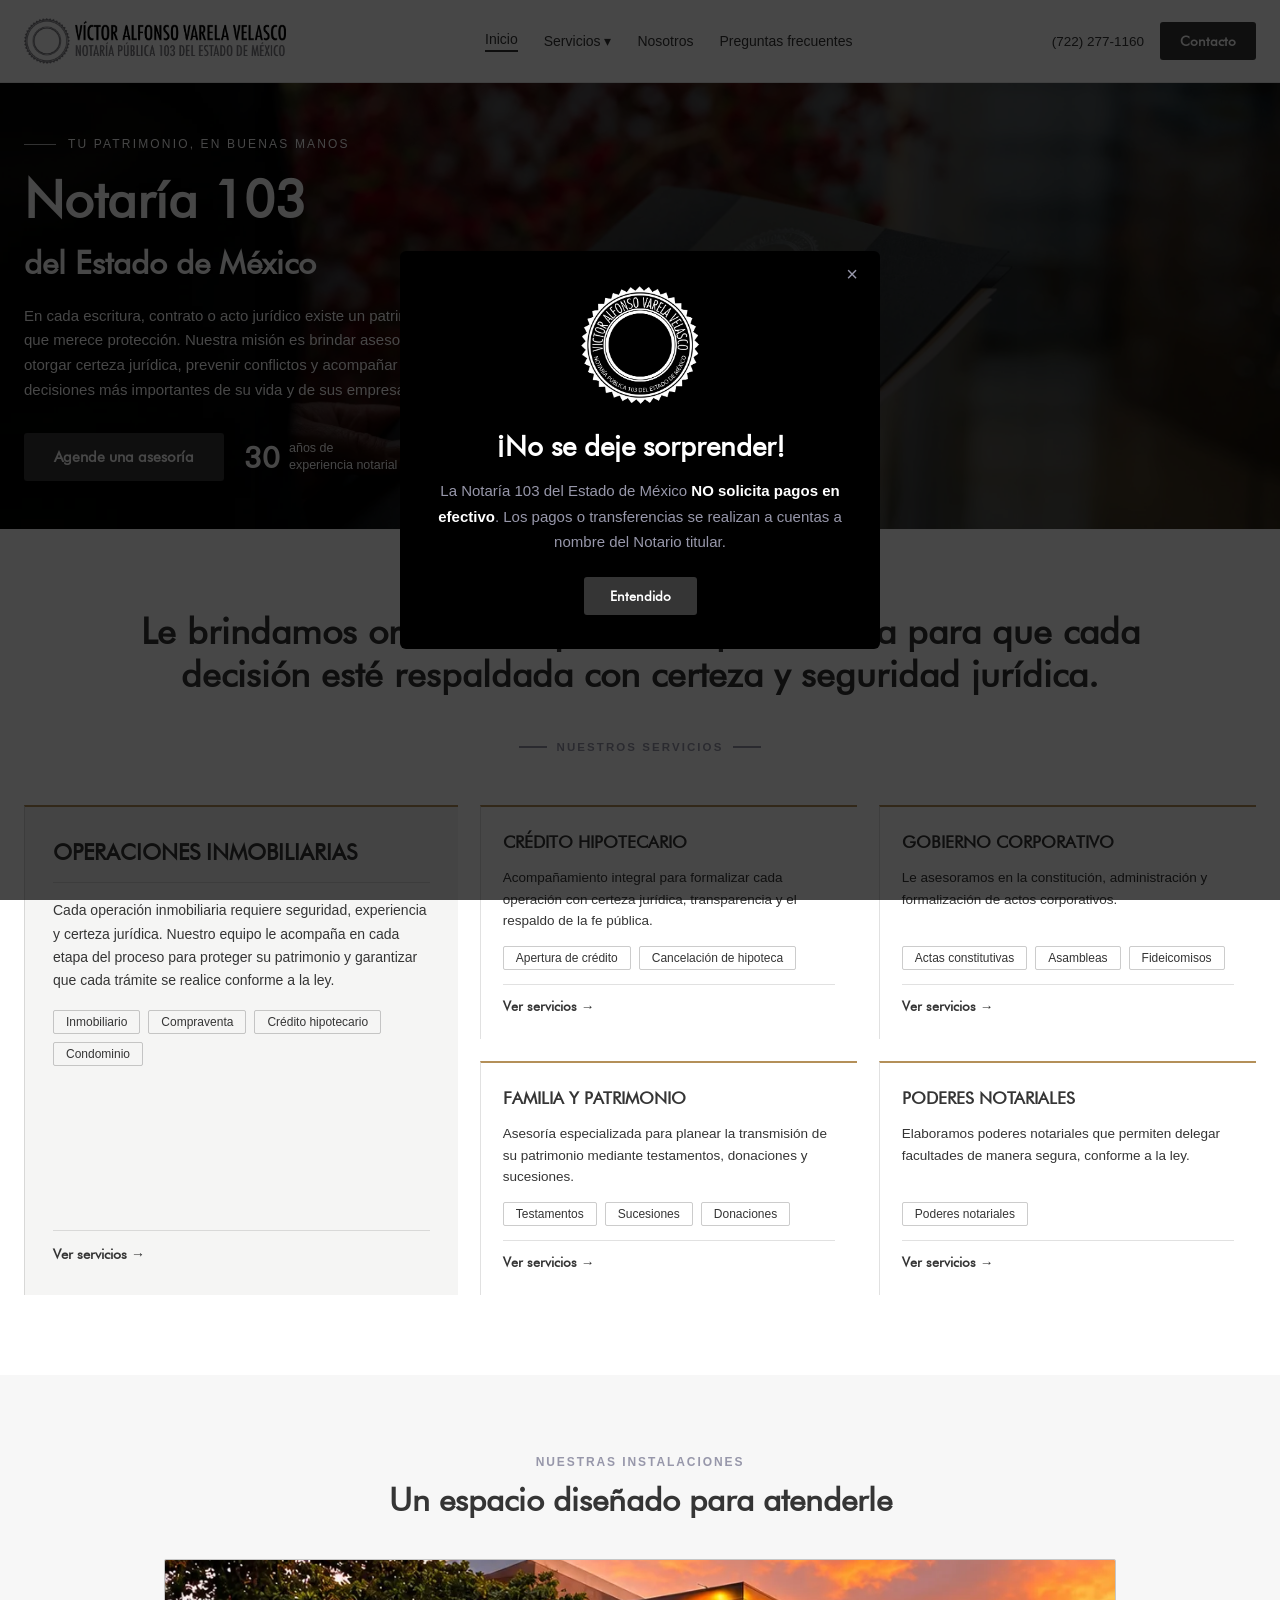
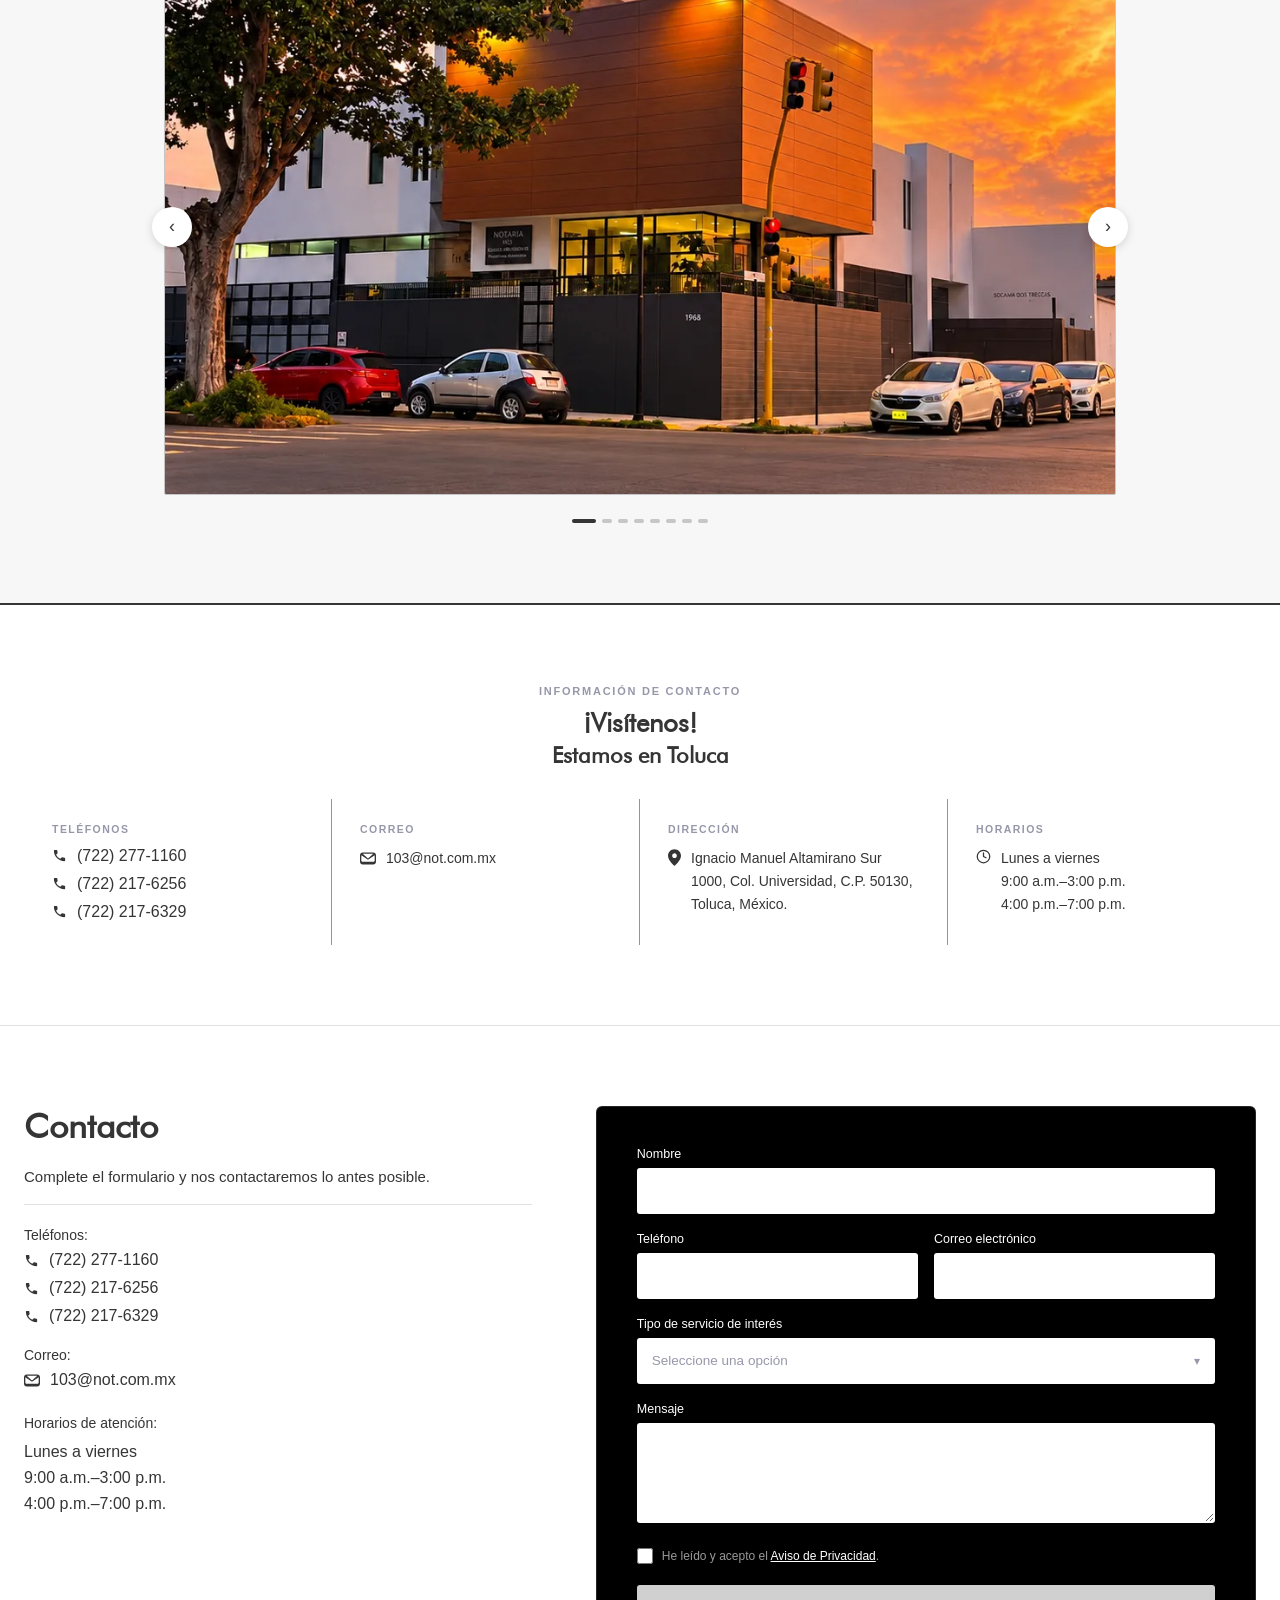
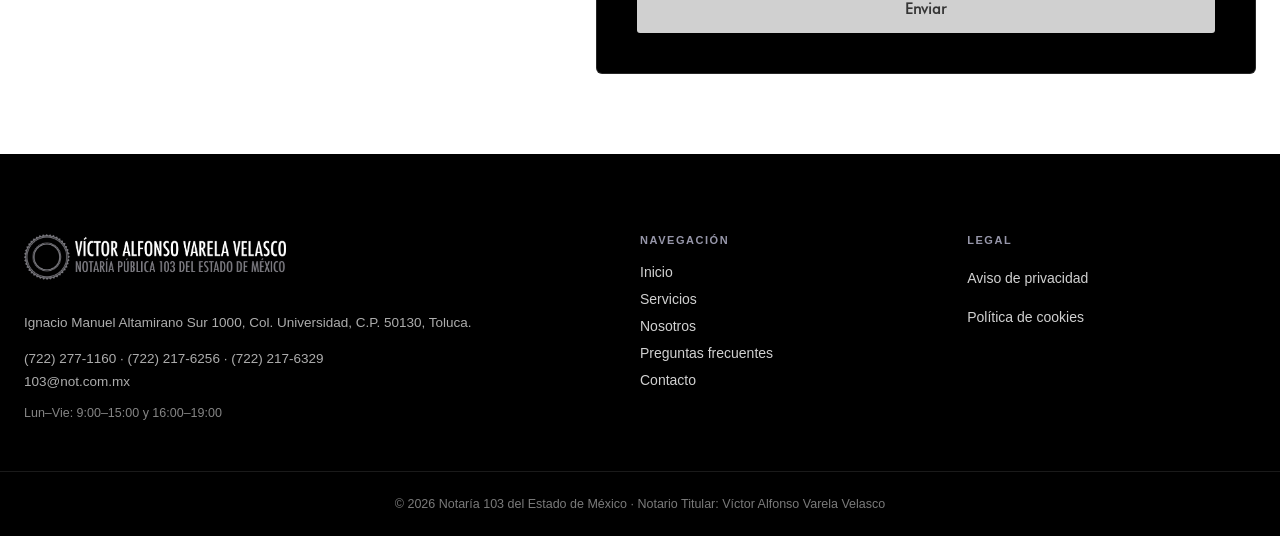
<file: index.html>
<!DOCTYPE html>
<html lang="es">
<head>
<meta charset="utf-8">
<meta name="viewport" content="width=device-width, initial-scale=1">
<title>Notaría 103 del Estado de México | Toluca</title>
<meta name="description" content="Notaría 103 del Estado de México, en Toluca. Asesoría notarial en operaciones inmobiliarias, crédito hipotecario, gobierno corporativo, familia y patrimonio, y poderes notariales.">
<link rel="canonical" href="https://www.not103.com.mx/index.html">
<meta name="robots" content="index, follow">
<meta property="og:type" content="website">
<meta property="og:site_name" content="Notaría 103 del Estado de México">
<meta property="og:title" content="Notaría 103 del Estado de México | Toluca">
<meta property="og:description" content="Notaría 103 del Estado de México, en Toluca. Asesoría notarial en operaciones inmobiliarias, crédito hipotecario, gobierno corporativo, familia y patrimonio, y poderes notariales.">
<meta property="og:locale" content="es_MX">
<meta name="twitter:card" content="summary_large_image">
<meta name="twitter:title" content="Notaría 103 del Estado de México | Toluca">
<meta name="twitter:description" content="Notaría 103 del Estado de México, en Toluca. Asesoría notarial en operaciones inmobiliarias, crédito hipotecario, gobierno corporativo, familia y patrimonio, y poderes notariales.">
<link rel="stylesheet" href="assets/css/styles.css">
<script type="application/ld+json">
{"@context":"https://schema.org","@type":"LegalService","name":"Notaría 103 del Estado de México","telephone":["+52 722 277 1160","+52 722 217 6256","+52 722 217 6329"],"email":"103@not.com.mx","address":{"@type":"PostalAddress","streetAddress":"Ignacio Manuel Altamirano Sur 1000, Col. Universidad","addressLocality":"Toluca","postalCode":"50130","addressCountry":"MX"},"openingHoursSpecification":{"@type":"OpeningHoursSpecification","dayOfWeek":["Monday","Tuesday","Wednesday","Thursday","Friday"],"opens":"09:00","closes":"19:00"},"founder":{"@type":"Person","name":"Víctor Alfonso Varela Velasco"}}
</script>
</head>
<body>

    <nav class="main-nav" style="background:#fff; border-bottom:1px solid rgba(53,53,53,0.12); padding:18px 0; position:sticky; top:0; z-index:100;">
      <div class="container" style="display:flex; align-items:center; justify-content:space-between; gap:20px; flex-wrap:wrap;">
        <a href="index.html" style="display:inline-flex;"><img src="assets/images/logo-notaria.png" alt="Notaría 103 del Estado de México" class="nav-logo" style="height:46px;object-fit:contain"></a>
        <div class="desk-nav-links" style="display:flex; align-items:center; gap:26px; flex-wrap:wrap;">
          <a href="index.html" style="font-size:14px;color:#353535;text-decoration:none;font-weight:500;border-bottom:2px solid #353535;padding-bottom:3px;">Inicio</a>
          <div class="nav-dd"><span style="font-size:14px;color:#353535;text-decoration:none;cursor:pointer;">Servicios ▾</span><div class="nav-dd-menu">
<a href="servicios-bienes-inmuebles.html">Operaciones Inmobiliarias</a>
<a href="servicios-credito-e-hipotecas.html">Crédito Hipotecario</a>
<a href="servicios-empresarial.html">Gobierno corporativo</a>
<a href="servicios-familia.html">Familia y patrimonio</a>
<a href="servicios-representacion.html">Poderes notariales</a>
          </div></div>
          <a href="nosotros.html" style="font-size:14px;color:#353535;text-decoration:none;">Nosotros</a>
          <a href="preguntas-frecuentes.html" style="font-size:14px;color:#353535;text-decoration:none;">Preguntas frecuentes</a>
        </div>
        <div class="desk-actions" style="display:flex; align-items:center; gap:16px;">
          <a href="tel:+527222771160" style="font-size:13.5px;color:#353535;text-decoration:none;font-weight:500;white-space:nowrap;">(722) 277-1160</a>
          <a href="index.html#contacto" style="display:inline-flex;text-decoration:none;"><span style="background:#353535;color:#fff;padding:11px 20px;border-radius:3px;font-family:'Futura Book',sans-serif;font-weight:600;font-size:13.5px;">Contacto</span></a>
        </div>
        <div class="mob-controls" style="display:none; align-items:center; gap:8px;">
          <a href="index.html#contacto" style="background:#353535;color:#fff;padding:0 15px;border-radius:3px;font-family:'Futura Book',sans-serif;font-weight:600;font-size:13px;text-decoration:none;min-height:44px;display:inline-flex;align-items:center;white-space:nowrap;">Contacto</a>
          <button id="mobMenuBtn" aria-label="Abrir menú" style="background:none;border:none;cursor:pointer;min-width:44px;min-height:44px;display:flex;flex-direction:column;gap:5px;align-items:center;justify-content:center;flex-shrink:0;">
            <span style="width:20px;height:2px;background:#353535;display:block;border-radius:1px;"></span>
            <span style="width:20px;height:2px;background:#353535;display:block;border-radius:1px;"></span>
            <span style="width:20px;height:2px;background:#353535;display:block;border-radius:1px;"></span>
          </button>
        </div>
      </div>
    </nav>

    <div id="mobMenu" class="mob-menu" style="position:fixed;inset:0;z-index:9999;flex-direction:column;">
      <div style="background:#353535;padding:12px 18px;display:flex;align-items:center;justify-content:space-between;flex-shrink:0;">
        <img src="assets/images/logo-notaria.png" alt="Notaría 103" style="height:40px;object-fit:contain;filter:brightness(0) invert(1);">
        <div style="display:flex;align-items:center;gap:8px;">
          <a href="index.html#contacto" style="background:#fff;color:#353535;padding:0 15px;border-radius:3px;font-family:'Futura Book',sans-serif;font-weight:600;font-size:13px;text-decoration:none;min-height:44px;display:inline-flex;align-items:center;white-space:nowrap;">Contacto</a>
          <button id="mobMenuClose" aria-label="Cerrar menú" style="background:none;border:none;cursor:pointer;min-width:44px;min-height:44px;display:flex;align-items:center;justify-content:center;flex-shrink:0;">
            <svg width="20" height="20" viewBox="0 0 20 20" fill="none"><line x1="3" y1="3" x2="17" y2="17" stroke="#fff" stroke-width="2" stroke-linecap="round"></line><line x1="17" y1="3" x2="3" y2="17" stroke="#fff" stroke-width="2" stroke-linecap="round"></line></svg>
          </button>
        </div>
      </div>
      <div style="background:#fff;flex:1;overflow-y:auto;display:flex;flex-direction:column;">
        <nav>
          <a href="index.html" style="display:block;padding:16px 22px;font-family:'Roboto',sans-serif;font-size:15px;color:#353535;text-decoration:none;font-weight:500;border-bottom:1px solid rgba(53,53,53,0.1);">Inicio</a>
          <div>
            <button id="mobServBtn" style="width:100%;display:flex;align-items:center;justify-content:space-between;padding:16px 22px;background:none;border:none;border-bottom:1px solid rgba(53,53,53,0.1);cursor:pointer;text-align:left;">
              <span style="font-family:'Roboto',sans-serif;font-size:15px;color:#353535;font-weight:500;">Servicios</span>
              <span id="mobChevron" class="mob-chevron" style="font-size:12px;color:#9797AA;">▾</span>
            </button>
            <div id="mobServPanel" class="mob-serv-panel" style="background:#fff;border-bottom:1px solid rgba(53,53,53,0.1);">
              <a href="servicios-bienes-inmuebles.html" style="display:block;padding:12px 22px 12px 38px;font-size:13.5px;color:#9797AA;text-decoration:none;border-bottom:1px solid rgba(53,53,53,0.1);font-family:'Roboto',sans-serif;">Operaciones Inmobiliarias</a>
              <a href="servicios-credito-e-hipotecas.html" style="display:block;padding:12px 22px 12px 38px;font-size:13.5px;color:#9797AA;text-decoration:none;border-bottom:1px solid rgba(53,53,53,0.1);font-family:'Roboto',sans-serif;">Crédito Hipotecario</a>
              <a href="servicios-empresarial.html" style="display:block;padding:12px 22px 12px 38px;font-size:13.5px;color:#9797AA;text-decoration:none;border-bottom:1px solid rgba(53,53,53,0.1);font-family:'Roboto',sans-serif;">Gobierno corporativo</a>
              <a href="servicios-familia.html" style="display:block;padding:12px 22px 12px 38px;font-size:13.5px;color:#9797AA;text-decoration:none;border-bottom:1px solid rgba(53,53,53,0.1);font-family:'Roboto',sans-serif;">Familia y patrimonio</a>
              <a href="servicios-representacion.html" style="display:block;padding:12px 22px 12px 38px;font-size:13.5px;color:#9797AA;text-decoration:none;border-bottom:1px solid rgba(53,53,53,0.1);font-family:'Roboto',sans-serif;">Poderes notariales</a>
            </div>
          </div>
          <a href="nosotros.html" style="display:block;padding:16px 22px;font-family:'Roboto',sans-serif;font-size:15px;color:#353535;text-decoration:none;border-bottom:1px solid rgba(53,53,53,0.1);">Nosotros</a>
          <a href="preguntas-frecuentes.html" style="display:block;padding:16px 22px;font-family:'Roboto',sans-serif;font-size:15px;color:#353535;text-decoration:none;border-bottom:1px solid rgba(53,53,53,0.1);">Preguntas frecuentes</a>
        </nav>
        <div style="padding:18px 22px;border-top:1px solid rgba(53,53,53,0.15);margin-top:auto;">
          <p style="font-family:'Roboto',sans-serif;font-size:12px;color:#9797AA;margin:0;">(722) 277-1160 · 103@not.com.mx</p>
        </div>
      </div>
    </div>

    <div id="homePopup" class="popup-overlay" style="display:none;position:fixed;inset:0;background:rgba(0,0,0,0.72);z-index:9998;align-items:center;justify-content:center;padding:24px;">
      <div style="position:relative; width:100%; max-width:480px; background:#000; border-radius:6px; padding:34px 32px; text-align:center;">
        <button class="popup-close" aria-label="Cerrar" style="position:absolute; top:12px; right:16px; background:none; border:none; font-size:20px; color:#9797AA; line-height:1; cursor:pointer;">×</button>
        <div style="margin-bottom:26px; display:flex; justify-content:center;">
          <img src="assets/images/logo-notaria-popup.png" alt="Notaría 103" style="height:120px; object-fit:contain;">
        </div>
        <h2 style="font-family:'Futura Book',sans-serif; font-weight:700; font-size:28px; color:#fff; margin:0 0 16px; line-height:1.1;">¡No se deje sorprender!</h2>
        <p style="margin:0; font-size:15px; line-height:1.7; color:#9797AA;">La Notaría 103 del Estado de México <strong style="color:#fff;">NO solicita pagos en efectivo</strong>. Los pagos o transferencias se realizan a cuentas a nombre del Notario titular.</p>
        <div style="margin-top:22px;"><button class="popup-close" style="background:#353535;color:#fff;border:none;padding:11px 26px;border-radius:3px;font-family:'Futura Book',sans-serif;font-weight:600;font-size:13.5px;cursor:pointer;">Entendido</button></div>
      </div>
    </div>

    <div class="hero-section" style="position:relative; min-height:440px; background:url('assets/images/hero-inicio.webp') center/cover no-repeat; display:grid; align-items:center; overflow:hidden;">
      <div style="position:absolute; inset:0; background:rgba(0,0,0,0.58);"></div>
      <div style="width:100%;">
      <div class="container" style="position:relative; padding-top:48px; padding-bottom:48px;">
        <div style="max-width:760px;">
        <div style="display:inline-flex;align-items:center;gap:12px;margin-bottom:20px;">
          <span style="display:inline-block;width:32px;height:1.5px;background:rgba(255,255,255,0.7);flex-shrink:0;"></span>
          <span style="font-family:'Roboto',sans-serif;font-weight:500;font-size:12px;letter-spacing:0.18em;text-transform:uppercase;color:#fff;">Tu patrimonio, en buenas manos</span>
        </div>
        <h1 style="font-family:'Futura Book',sans-serif; font-weight:700; font-size:clamp(30px,5vw,52px); line-height:1.08; color:#fff; margin:0 0 20px;">Notaría 103<br><span style="font-size:clamp(18px,3vw,32px);">del Estado de México</span></h1>
        <p class="hero-p" style="font-size: 15px; line-height: 1.65; color: #fff; margin: 0 0 30px; max-width: 600px;">En cada escritura, contrato o acto jurídico existe un patrimonio, una familia o un proyecto que merece protección. Nuestra misión es brindar asesoría notarial especializada para otorgar certeza jurídica, prevenir conflictos y acompañar a nuestros clientes en las decisiones más importantes de su vida y de sus empresas.</p>
        <div style="display:flex; align-items:center; gap:20px; flex-wrap:wrap;">
          <a href="#contacto" style="display:inline-flex;flex-direction:column;text-decoration:none;">
            <span style="background:#353535;color:#fff;padding:15px 30px;border-radius:3px;font-family:'Futura Book',sans-serif;font-weight:600;font-size:15px;">Agende una asesoría</span>
          </a>
          <div style="display:inline-flex;align-items:center;gap:9px;color:#fff;">
            <span style="font-family:'Futura Book',sans-serif;font-weight:700;font-size:30px;line-height:1;">30</span>
            <span style="font-size:12.5px;line-height:1.3;color:#fff;">años de<br>experiencia notarial</span>
          </div>
        </div>
        </div>
      </div>
      </div>
    </div>

    <div id="servicios" class="sec-pad" style="background:#fff;">
      <div style="text-align:center; max-width:1040px; margin:0 auto 52px;">
        <h2 style="font-family:'Futura Book',sans-serif;font-weight:700;font-size:clamp(24px,3.2vw,36px);color:#353535;margin:0 0 18px;line-height:1.2;">Le brindamos orientación jurídica especializada para que cada decisión esté respaldada con certeza y seguridad jurídica.</h2>
        <div style="display:inline-flex;align-items:center;gap:10px;margin-top:28px;">
          <span style="display:inline-block;width:28px;height:1.5px;background:#9797AA;"></span>
          <span style="font-family:'Roboto',sans-serif;font-weight:600;font-size:11.5px;letter-spacing:0.18em;text-transform:uppercase;color:#9797AA;">Nuestros Servicios</span>
          <span style="display:inline-block;width:28px;height:1.5px;background:#9797AA;"></span>
        </div>
      </div>

      <div class="container services-grid-desktop" style="grid-template-columns:1.15fr 1fr 1fr; grid-template-rows:auto auto; gap:22px;">
        <div style="grid-row:span 2;border-top:2px solid #B49059;border-left:1px solid rgba(53,53,53,0.15);padding:32px 28px;display:flex;flex-direction:column;justify-content:space-between;min-height:440px;background:#F5F5F4;">
          <div>
            <h3 style="font-family:'Futura Book',sans-serif;font-weight:700;font-size:22px;color:#353535;margin:0 0 16px;text-transform:uppercase;line-height:1.25;">Operaciones Inmobiliarias</h3>
            <div style="border-bottom:1px solid rgba(53,53,53,0.15);margin-bottom:16px;"></div>
            <p style="font-size:14px;line-height:1.65;color:#353535;margin:0 0 18px;">Cada operación inmobiliaria requiere seguridad, experiencia y certeza jurídica. Nuestro equipo le acompaña en cada etapa del proceso para proteger su patrimonio y garantizar que cada trámite se realice conforme a la ley.</p>
            <div style="display:flex;flex-wrap:wrap;gap:8px;">
              <span style="border:1px solid rgba(53,53,53,0.25);border-radius:2px;padding:4px 12px;font-size:12px;color:#353535;">Inmobiliario</span>
              <span style="border:1px solid rgba(53,53,53,0.25);border-radius:2px;padding:4px 12px;font-size:12px;color:#353535;">Compraventa</span>
              <span style="border:1px solid rgba(53,53,53,0.25);border-radius:2px;padding:4px 12px;font-size:12px;color:#353535;">Crédito hipotecario</span>
              <span style="border:1px solid rgba(53,53,53,0.25);border-radius:2px;padding:4px 12px;font-size:12px;color:#353535;">Condominio</span>
            </div>
          </div>
          <div style="border-top:1px solid rgba(53,53,53,0.15);padding-top:14px;"><a href="servicios-bienes-inmuebles.html" style="font-family:'Futura Book',sans-serif;font-weight:600;font-size:14px;color:#353535;text-decoration:none;">Ver servicios →</a></div>
        </div>
        <div style="border-top:2px solid #B49059;border-left:1px solid rgba(53,53,53,0.15);padding:24px 22px;display:flex;flex-direction:column;gap:14px;">
          <h3 style="font-family:'Futura Book',sans-serif;font-weight:700;font-size:17px;color:#353535;margin:0;text-transform:uppercase;line-height:1.3;">Crédito Hipotecario</h3>
          <p style="font-size:13.5px;line-height:1.6;color:#353535;margin:0;flex:1;">Acompañamiento integral para formalizar cada operación con certeza jurídica, transparencia y el respaldo de la fe pública.</p>
          <div style="display:flex;flex-wrap:wrap;gap:8px;">
            <span style="border:1px solid rgba(53,53,53,0.25);border-radius:2px;padding:4px 12px;font-size:12px;color:#353535;">Apertura de crédito</span>
            <span style="border:1px solid rgba(53,53,53,0.25);border-radius:2px;padding:4px 12px;font-size:12px;color:#353535;">Cancelación de hipoteca</span>
          </div>
          <div style="border-top:1px solid rgba(53,53,53,0.15);padding-top:12px;"><a href="servicios-credito-e-hipotecas.html" style="font-family:'Futura Book',sans-serif;font-weight:600;font-size:13.5px;color:#353535;text-decoration:none;">Ver servicios →</a></div>
        </div>
        <div style="border-top:2px solid #B49059;border-left:1px solid rgba(53,53,53,0.15);padding:24px 22px;display:flex;flex-direction:column;gap:14px;">
          <h3 style="font-family:'Futura Book',sans-serif;font-weight:700;font-size:17px;color:#353535;margin:0;text-transform:uppercase;line-height:1.3;">Gobierno Corporativo</h3>
          <p style="font-size:13.5px;line-height:1.6;color:#353535;margin:0;flex:1;">Le asesoramos en la constitución, administración y formalización de actos corporativos.</p>
          <div style="display:flex;flex-wrap:wrap;gap:8px;">
            <span style="border:1px solid rgba(53,53,53,0.25);border-radius:2px;padding:4px 12px;font-size:12px;color:#353535;">Actas constitutivas</span>
            <span style="border:1px solid rgba(53,53,53,0.25);border-radius:2px;padding:4px 12px;font-size:12px;color:#353535;">Asambleas</span>
            <span style="border:1px solid rgba(53,53,53,0.25);border-radius:2px;padding:4px 12px;font-size:12px;color:#353535;">Fideicomisos</span>
          </div>
          <div style="border-top:1px solid rgba(53,53,53,0.15);padding-top:12px;"><a href="servicios-empresarial.html" style="font-family:'Futura Book',sans-serif;font-weight:600;font-size:13.5px;color:#353535;text-decoration:none;">Ver servicios →</a></div>
        </div>
        <div style="border-top:2px solid #B49059;border-left:1px solid rgba(53,53,53,0.15);padding:24px 22px;display:flex;flex-direction:column;gap:14px;">
          <h3 style="font-family:'Futura Book',sans-serif;font-weight:700;font-size:17px;color:#353535;margin:0;text-transform:uppercase;line-height:1.3;">Familia y Patrimonio</h3>
          <p style="font-size:13.5px;line-height:1.6;color:#353535;margin:0;flex:1;">Asesoría especializada para planear la transmisión de su patrimonio mediante testamentos, donaciones y sucesiones.</p>
          <div style="display:flex;flex-wrap:wrap;gap:8px;">
            <span style="border:1px solid rgba(53,53,53,0.25);border-radius:2px;padding:4px 12px;font-size:12px;color:#353535;">Testamentos</span>
            <span style="border:1px solid rgba(53,53,53,0.25);border-radius:2px;padding:4px 12px;font-size:12px;color:#353535;">Sucesiones</span>
            <span style="border:1px solid rgba(53,53,53,0.25);border-radius:2px;padding:4px 12px;font-size:12px;color:#353535;">Donaciones</span>
          </div>
          <div style="border-top:1px solid rgba(53,53,53,0.15);padding-top:12px;"><a href="servicios-familia.html" style="font-family:'Futura Book',sans-serif;font-weight:600;font-size:13.5px;color:#353535;text-decoration:none;">Ver servicios →</a></div>
        </div>
        <div style="border-top:2px solid #B49059;border-left:1px solid rgba(53,53,53,0.15);padding:24px 22px;display:flex;flex-direction:column;gap:14px;">
          <h3 style="font-family:'Futura Book',sans-serif;font-weight:700;font-size:17px;color:#353535;margin:0;text-transform:uppercase;line-height:1.3;">Poderes Notariales</h3>
          <p style="font-size:13.5px;line-height:1.6;color:#353535;margin:0;flex:1;">Elaboramos poderes notariales que permiten delegar facultades de manera segura, conforme a la ley.</p>
          <div style="display:flex;flex-wrap:wrap;gap:8px;">
            <span style="border:1px solid rgba(53,53,53,0.25);border-radius:2px;padding:4px 12px;font-size:12px;color:#353535;">Poderes notariales</span>
          </div>
          <div style="border-top:1px solid rgba(53,53,53,0.15);padding-top:12px;"><a href="servicios-representacion.html" style="font-family:'Futura Book',sans-serif;font-weight:600;font-size:13.5px;color:#353535;text-decoration:none;">Ver servicios →</a></div>
        </div>
      </div>

      <div class="container services-grid services-mobile-cards" style="display:grid; grid-template-columns:repeat(auto-fit,minmax(300px,1fr)); gap:22px;">
        <div style="border-top:2px solid #B49059;border-left:1px solid rgba(53,53,53,0.15);padding:28px 26px;background:#F5F5F4;display:flex;flex-direction:column;gap:16px;">
          <div style="display:flex;align-items:flex-start;justify-content:space-between;gap:12px;">
            <h3 style="font-family:'Futura Book',sans-serif;font-weight:600;font-size:18px;color:#353535;margin:0;line-height:1.2;text-transform:uppercase;flex:1;">Operaciones Inmobiliarias</h3>
            <img src="assets/images/icon-inmobiliario.png" alt="" style="width:44px;height:44px;object-fit:contain;flex-shrink:0;">
          </div>
          <div style="border-bottom:1px solid rgba(53,53,53,0.15);"></div>
          <p style="font-size:14px;line-height:1.65;color:#353535;margin:0;flex:1;">Cada operación inmobiliaria requiere seguridad, experiencia y certeza jurídica. Nuestro equipo le acompaña en cada etapa del proceso para proteger su patrimonio y garantizar que cada trámite se realice conforme a la ley.</p>
          <div style="display:flex;flex-wrap:wrap;gap:6px;">
            <span style="border:1px solid rgba(53,53,53,0.25);border-radius:2px;padding:3px 9px;font-size:11px;color:#9797AA;">Inmobiliario</span>
            <span style="border:1px solid rgba(53,53,53,0.25);border-radius:2px;padding:3px 9px;font-size:11px;color:#9797AA;">Compraventa</span>
            <span style="border:1px solid rgba(53,53,53,0.25);border-radius:2px;padding:3px 9px;font-size:11px;color:#9797AA;">Crédito hipotecario</span>
            <span style="border:1px solid rgba(53,53,53,0.25);border-radius:2px;padding:3px 9px;font-size:11px;color:#9797AA;">Condominio</span>
          </div>
          <div style="border-top:1px solid rgba(53,53,53,0.1);padding-top:14px;"><a href="servicios-bienes-inmuebles.html" style="font-family:'Futura Book',sans-serif;font-weight:600;font-size:13.5px;color:#353535;text-decoration:none;">Ver servicios →</a></div>
        </div>
        <div style="border-top:2px solid #B49059;border-left:1px solid rgba(53,53,53,0.15);padding:28px 26px;background:#fff;display:flex;flex-direction:column;gap:16px;">
          <div style="display:flex;align-items:flex-start;justify-content:space-between;gap:12px;">
            <h3 style="font-family:'Futura Book',sans-serif;font-weight:600;font-size:18px;color:#353535;margin:0;line-height:1.2;text-transform:uppercase;flex:1;">Crédito Hipotecario</h3>
            <img src="assets/images/icon-credito.png" alt="" style="width:44px;height:44px;object-fit:contain;flex-shrink:0;">
          </div>
          <div style="border-bottom:1px solid rgba(53,53,53,0.15);"></div>
          <p style="font-size:14px;line-height:1.65;color:#353535;margin:0;flex:1;">La constitución y cancelación de hipotecas son actos jurídicos que requieren precisión y seguridad. En nuestra notaría le ofrecemos acompañamiento integral para formalizar cada operación con certeza jurídica, transparencia y el respaldo de la fe pública.</p>
          <div style="display:flex;flex-wrap:wrap;gap:6px;">
            <span style="border:1px solid rgba(53,53,53,0.25);border-radius:2px;padding:3px 9px;font-size:11px;color:#9797AA;">Apertura de crédito</span>
            <span style="border:1px solid rgba(53,53,53,0.25);border-radius:2px;padding:3px 9px;font-size:11px;color:#9797AA;">Cancelación de hipoteca</span>
          </div>
          <div style="border-top:1px solid rgba(53,53,53,0.1);padding-top:14px;"><a href="servicios-credito-e-hipotecas.html" style="font-family:'Futura Book',sans-serif;font-weight:600;font-size:13.5px;color:#353535;text-decoration:none;">Ver servicios →</a></div>
        </div>
        <div style="border-top:2px solid #B49059;border-left:1px solid rgba(53,53,53,0.15);padding:28px 26px;background:#fff;display:flex;flex-direction:column;gap:16px;">
          <div style="display:flex;align-items:flex-start;justify-content:space-between;gap:12px;">
            <h3 style="font-family:'Futura Book',sans-serif;font-weight:600;font-size:18px;color:#353535;margin:0;line-height:1.2;text-transform:uppercase;flex:1;">Gobierno corporativo</h3>
            <img src="assets/images/icon-corporativo.png" alt="" style="width:44px;height:44px;object-fit:contain;flex-shrink:0;">
          </div>
          <div style="border-bottom:1px solid rgba(53,53,53,0.15);"></div>
          <p style="font-size:14px;line-height:1.65;color:#353535;margin:0;flex:1;">La solidez de una empresa comienza con una estructura jurídica confiable. Le asesoramos en la constitución, administración y formalización de actos corporativos, garantizando el cumplimiento legal y la protección de los intereses de su organización.</p>
          <div style="display:flex;flex-wrap:wrap;gap:6px;">
            <span style="border:1px solid rgba(53,53,53,0.25);border-radius:2px;padding:3px 9px;font-size:11px;color:#9797AA;">Actas constitutivas</span>
            <span style="border:1px solid rgba(53,53,53,0.25);border-radius:2px;padding:3px 9px;font-size:11px;color:#9797AA;">Asambleas</span>
            <span style="border:1px solid rgba(53,53,53,0.25);border-radius:2px;padding:3px 9px;font-size:11px;color:#9797AA;">Fideicomisos</span>
          </div>
          <div style="border-top:1px solid rgba(53,53,53,0.1);padding-top:14px;"><a href="servicios-empresarial.html" style="font-family:'Futura Book',sans-serif;font-weight:600;font-size:13.5px;color:#353535;text-decoration:none;">Ver servicios →</a></div>
        </div>
        <div style="border-top:2px solid #B49059;border-left:1px solid rgba(53,53,53,0.15);padding:28px 26px;background:#fff;display:flex;flex-direction:column;gap:16px;">
          <div style="display:flex;align-items:flex-start;justify-content:space-between;gap:12px;">
            <h3 style="font-family:'Futura Book',sans-serif;font-weight:600;font-size:18px;color:#353535;margin:0;line-height:1.2;text-transform:uppercase;flex:1;">Familia y patrimonio</h3>
            <img src="assets/images/icon-familia.png" alt="" style="width:44px;height:44px;object-fit:contain;flex-shrink:0;">
          </div>
          <div style="border-bottom:1px solid rgba(53,53,53,0.15);"></div>
          <p style="font-size:14px;line-height:1.65;color:#353535;margin:0;flex:1;">Preservar el patrimonio familiar requiere visión y certeza jurídica. En nuestra notaría le brindamos asesoría especializada para planear la transmisión de su patrimonio mediante testamentos, donaciones y sucesiones, protegiendo su voluntad y los intereses de quienes más importan.</p>
          <div style="display:flex;flex-wrap:wrap;gap:6px;">
            <span style="border:1px solid rgba(53,53,53,0.25);border-radius:2px;padding:3px 9px;font-size:11px;color:#9797AA;">Testamentos</span>
            <span style="border:1px solid rgba(53,53,53,0.25);border-radius:2px;padding:3px 9px;font-size:11px;color:#9797AA;">Sucesiones</span>
            <span style="border:1px solid rgba(53,53,53,0.25);border-radius:2px;padding:3px 9px;font-size:11px;color:#9797AA;">Donaciones</span>
          </div>
          <div style="border-top:1px solid rgba(53,53,53,0.1);padding-top:14px;"><a href="servicios-familia.html" style="font-family:'Futura Book',sans-serif;font-weight:600;font-size:13.5px;color:#353535;text-decoration:none;">Ver servicios →</a></div>
        </div>
        <div style="border-top:2px solid #B49059;border-left:1px solid rgba(53,53,53,0.15);padding:28px 26px;background:#fff;display:flex;flex-direction:column;gap:16px;">
          <div style="display:flex;align-items:flex-start;justify-content:space-between;gap:12px;">
            <h3 style="font-family:'Futura Book',sans-serif;font-weight:600;font-size:18px;color:#353535;margin:0;line-height:1.2;text-transform:uppercase;flex:1;">Poderes notariales</h3>
            <img src="assets/images/icon-poderes.png" alt="" style="width:44px;height:44px;object-fit:contain;flex-shrink:0;">
          </div>
          <div style="border-bottom:1px solid rgba(53,53,53,0.15);"></div>
          <p style="font-size:14px;line-height:1.65;color:#353535;margin:0;flex:1;">La representación legal exige precisión, confianza y certeza jurídica. En nuestra notaría elaboramos poderes notariales que permiten delegar facultades de manera segura, conforme a la ley y con el respaldo de la fe pública, garantizando la protección de sus intereses.</p>
          <div style="display:flex;flex-wrap:wrap;gap:6px;">
            <span style="border:1px solid rgba(53,53,53,0.25);border-radius:2px;padding:3px 9px;font-size:11px;color:#9797AA;">Poderes notariales</span>
          </div>
          <div style="border-top:1px solid rgba(53,53,53,0.1);padding-top:14px;"><a href="servicios-representacion.html" style="font-family:'Futura Book',sans-serif;font-weight:600;font-size:13.5px;color:#353535;text-decoration:none;">Ver servicios →</a></div>
        </div>
      </div>
    </div>

    <div class="sec-pad" style="background:rgba(53,53,53,0.04);">
      <div style="text-align:center; max-width:560px; margin:0 auto 40px;">
        <div style="font-family:'Roboto',sans-serif;font-weight:700;font-size:12px;letter-spacing:0.16em;text-transform:uppercase;color:#9797AA;margin-bottom:12px;">Nuestras instalaciones</div>
        <h2 style="font-family:'Futura Book',sans-serif;font-weight:600;font-size:clamp(22px,3.2vw,32px);color:#353535;margin:0;line-height:1.2;">Un espacio diseñado para atenderle</h2>
      </div>
      <div style="position:relative; max-width:960px; margin:0 auto;">
        <div style="overflow:hidden; border-radius:2px;">
          <div id="galleryTrack" class="gallery-track">
            <div style="flex:0 0 100%; padding:0 4px;"><img src="assets/images/gallery-1.webp" alt="Instalaciones Notaría 103 — vista 1" style="width:100%; aspect-ratio:16/9; object-fit:cover; border:1px solid rgba(53,53,53,0.25); border-radius:2px; display:block;"></div>
            <div style="flex:0 0 100%; padding:0 4px;"><img src="assets/images/gallery-2.webp" alt="Instalaciones Notaría 103 — vista 2" style="width:100%; aspect-ratio:16/9; object-fit:cover; border:1px solid rgba(53,53,53,0.25); border-radius:2px; display:block;"></div>
            <div style="flex:0 0 100%; padding:0 4px;"><img src="assets/images/gallery-3.webp" alt="Instalaciones Notaría 103 — vista 3" style="width:100%; aspect-ratio:16/9; object-fit:cover; border:1px solid rgba(53,53,53,0.25); border-radius:2px; display:block;"></div>
            <div style="flex:0 0 100%; padding:0 4px;"><img src="assets/images/gallery-4.webp" alt="Instalaciones Notaría 103 — vista 4" style="width:100%; aspect-ratio:16/9; object-fit:cover; border:1px solid rgba(53,53,53,0.25); border-radius:2px; display:block;"></div>
            <div style="flex:0 0 100%; padding:0 4px;"><img src="assets/images/gallery-5.webp" alt="Instalaciones Notaría 103 — vista 5" style="width:100%; aspect-ratio:16/9; object-fit:cover; border:1px solid rgba(53,53,53,0.25); border-radius:2px; display:block;"></div>
            <div style="flex:0 0 100%; padding:0 4px;"><img src="assets/images/gallery-6.webp" alt="Instalaciones Notaría 103 — vista 6" style="width:100%; aspect-ratio:16/9; object-fit:cover; border:1px solid rgba(53,53,53,0.25); border-radius:2px; display:block;"></div>
            <div style="flex:0 0 100%; padding:0 4px;"><img src="assets/images/gallery-7.webp" alt="Instalaciones Notaría 103 — vista 7" style="width:100%; aspect-ratio:16/9; object-fit:cover; border:1px solid rgba(53,53,53,0.25); border-radius:2px; display:block;"></div>
            <div style="flex:0 0 100%; padding:0 4px;"><img src="assets/images/gallery-8.webp" alt="Instalaciones Notaría 103 — vista 8" style="width:100%; aspect-ratio:16/9; object-fit:cover; border:1px solid rgba(53,53,53,0.25); border-radius:2px; display:block;"></div>
          </div>
        </div>
        <button id="galleryPrev" aria-label="Anterior" style="position:absolute; left:-8px; top:50%; transform:translateY(-50%); width:40px; height:40px; border-radius:50%; border:none; background:#fff; box-shadow:0 2px 10px rgba(0,0,0,0.15); cursor:pointer; font-size:18px; color:#353535; display:flex; align-items:center; justify-content:center;">‹</button>
        <button id="galleryNext" aria-label="Siguiente" style="position:absolute; right:-8px; top:50%; transform:translateY(-50%); width:40px; height:40px; border-radius:50%; border:none; background:#fff; box-shadow:0 2px 10px rgba(0,0,0,0.15); cursor:pointer; font-size:18px; color:#353535; display:flex; align-items:center; justify-content:center;">›</button>
      </div>
      <div id="galleryDots" style="display:flex; align-items:center; justify-content:center; gap:6px; margin-top:24px;">
        <span class="gallery-dot active"></span><span class="gallery-dot"></span><span class="gallery-dot"></span><span class="gallery-dot"></span><span class="gallery-dot"></span><span class="gallery-dot"></span><span class="gallery-dot"></span><span class="gallery-dot"></span>
      </div>
    </div>

    <div class="sec-pad" style="background:#fff; border-top:2px solid #353535; border-bottom:1px solid rgba(53,53,53,0.15);">
      <div style="text-align:center; margin-bottom:30px;">
        <div style="font-family:'Roboto',sans-serif;font-weight:700;font-size:11px;letter-spacing:0.16em;text-transform:uppercase;color:#9797AA;margin-bottom:10px;">Información de contacto</div>
        <h2 style="font-family:'Futura Book',sans-serif;font-weight:600;font-size:clamp(18px,2.5vw,26px);color:#353535;margin:0;line-height:1.2;">¡Visítenos!<br><span style="font-size:clamp(16px,2.2vw,22px);">Estamos en Toluca</span></h2>
      </div>
      <div class="nap-grid container" style="display:grid; grid-template-columns:repeat(auto-fit,minmax(200px,1fr)); overflow:hidden;">
        <div class="nap-cell" style="padding:24px 28px; border-right:1px solid #B49059;">
          <div style="font-family:'Roboto',sans-serif;font-weight:700;font-size:10.5px;letter-spacing:0.14em;text-transform:uppercase;color:#9797AA;margin-bottom:12px;">Teléfonos</div>
            <a href="tel:+527222771160" style="display:flex;align-items:center;gap:10px;color:#353535;text-decoration:none;font-size:16px;margin-bottom:10px;"><svg width="15" height="15" viewBox="0 0 24 24" fill="#353535" style="flex-shrink:0;"><path d="M6.62 10.79c1.44 2.83 3.76 5.14 6.59 6.59l2.2-2.2c.27-.27.67-.36 1.02-.24 1.12.37 2.33.57 3.57.57.55 0 1 .45 1 1V20c0 .55-.45 1-1 1-9.39 0-17-7.61-17-17 0-.55.45-1 1-1h3.5c.55 0 1 .45 1 1 0 1.25.2 2.45.57 3.57.11.35.03.74-.25 1.02l-2.2 2.2z"></path></svg> (722) 277-1160</a>
            <a href="tel:+527222176256" style="display:flex;align-items:center;gap:10px;color:#353535;text-decoration:none;font-size:16px;margin-bottom:10px;"><svg width="15" height="15" viewBox="0 0 24 24" fill="#353535" style="flex-shrink:0;"><path d="M6.62 10.79c1.44 2.83 3.76 5.14 6.59 6.59l2.2-2.2c.27-.27.67-.36 1.02-.24 1.12.37 2.33.57 3.57.57.55 0 1 .45 1 1V20c0 .55-.45 1-1 1-9.39 0-17-7.61-17-17 0-.55.45-1 1-1h3.5c.55 0 1 .45 1 1 0 1.25.2 2.45.57 3.57.11.35.03.74-.25 1.02l-2.2 2.2z"></path></svg> (722) 217-6256</a>
            <a href="tel:+527222176329" style="display:flex;align-items:center;gap:10px;color:#353535;text-decoration:none;font-size:16px;margin-bottom:0;"><svg width="15" height="15" viewBox="0 0 24 24" fill="#353535" style="flex-shrink:0;"><path d="M6.62 10.79c1.44 2.83 3.76 5.14 6.59 6.59l2.2-2.2c.27-.27.67-.36 1.02-.24 1.12.37 2.33.57 3.57.57.55 0 1 .45 1 1V20c0 .55-.45 1-1 1-9.39 0-17-7.61-17-17 0-.55.45-1 1-1h3.5c.55 0 1 .45 1 1 0 1.25.2 2.45.57 3.57.11.35.03.74-.25 1.02l-2.2 2.2z"></svg> (722) 217-6329</a>
        </div>
        <div class="nap-cell" style="padding:24px 28px; border-right:1px solid #B49059;">
          <div style="font-family:'Roboto',sans-serif;font-weight:700;font-size:10.5px;letter-spacing:0.14em;text-transform:uppercase;color:#9797AA;margin-bottom:12px;">Correo</div>
          <a href="mailto:103@not.com.mx" style="display:flex;align-items:center;gap:10px;color:#353535;text-decoration:none;font-size:14px;word-break:break-all;line-height:1.6;">
            <svg width="16" height="13" viewBox="0 0 24 18" fill="#353535" style="flex-shrink:0;"><path d="M20 0H4C1.8 0 0 1.8 0 4v10c0 2.2 1.8 4 4 4h16c2.2 0 4-1.8 4-4V4c0-2.2-1.8-4-4-4zm0 2L12 9 4 2h16zm0 12H4c-1.1 0-2-.9-2-2V4l10 7 10-7v8c0 1.1-.9 2-2 2z"></path></svg>
            103@not.com.mx
          </a>
        </div>
        <div class="nap-cell" style="padding:24px 28px; border-right:1px solid #B49059;">
          <div style="font-family:'Roboto',sans-serif;font-weight:700;font-size:10.5px;letter-spacing:0.14em;text-transform:uppercase;color:#9797AA;margin-bottom:12px;">Dirección</div>
          <a href="https://maps.google.com/?q=Ignacio+Manuel+Altamirano+Sur+1000,+Toluca,+Mexico" target="_blank" rel="noopener" style="display:flex;align-items:flex-start;gap:10px;color:#353535;text-decoration:none;font-size:14px;line-height:1.65;">
            <svg style="flex-shrink:0;margin-top:2px;" width="13" height="17" viewBox="0 0 14 18" fill="#353535"><path d="M7 0C3.13 0 0 3.13 0 7c0 5.25 7 11 7 11s7-5.75 7-11c0-3.87-3.13-7-7-7zm0 9.5C5.62 9.5 4.5 8.38 4.5 7S5.62 4.5 7 4.5 9.5 5.62 9.5 7 8.38 9.5 7 9.5z"></path></svg>
            Ignacio Manuel Altamirano Sur 1000, Col. Universidad, C.P. 50130, Toluca, México.
          </a>
        </div>
        <div class="nap-cell nap-cell-last" style="padding:24px 28px;">
          <div style="font-family:'Roboto',sans-serif;font-weight:700;font-size:10.5px;letter-spacing:0.14em;text-transform:uppercase;color:#9797AA;margin-bottom:12px;">Horarios</div>
          <div style="display:flex;align-items:flex-start;gap:10px;color:#353535;font-size:14px;line-height:1.65;">
            <svg style="flex-shrink:0;margin-top:2px;" width="15" height="15" viewBox="0 0 24 24" fill="none" stroke="#353535" stroke-width="2" stroke-linecap="round" stroke-linejoin="round"><circle cx="12" cy="12" r="10"></circle><polyline points="12 6 12 12 16 14"></polyline></svg>
            <span>Lunes a viernes<br>9:00 a.m.–3:00 p.m.<br>4:00 p.m.–7:00 p.m.</span>
          </div>
        </div>
      </div>
    </div>

    
    <div id="contacto" class="sec-pad" style="background:#fff;">
      <div class="contact-2col container" style="display:grid; grid-template-columns:1fr 1.3fr; gap:clamp(32px,5vw,64px); align-items:start;">
        <div>
          <h3 style="font-family:'Futura Book',sans-serif;font-weight:900;font-size:clamp(24px,3.5vw,34px);color:#353535;margin:0 0 18px;line-height:1.18;">Contacto</h3>
          <p style="font-size:15px;line-height:1.75;color:#353535;margin:0 0 14px;">Complete el formulario y nos contactaremos lo antes posible.</p>
          <div class="contact-info-block" style="border-top:1px solid rgba(53,53,53,0.15);padding-top:22px;">
            <p style="font-size:14px;font-weight:500;color:#353535;margin:0 0 8px;">Teléfonos:</p>
            <a href="tel:+527222771160" style="display:flex;align-items:center;gap:10px;color:#353535;text-decoration:none;font-size:16px;margin-bottom:10px;"><svg width="15" height="15" viewBox="0 0 24 24" fill="#353535" style="flex-shrink:0;"><path d="M6.62 10.79c1.44 2.83 3.76 5.14 6.59 6.59l2.2-2.2c.27-.27.67-.36 1.02-.24 1.12.37 2.33.57 3.57.57.55 0 1 .45 1 1V20c0 .55-.45 1-1 1-9.39 0-17-7.61-17-17 0-.55.45-1 1-1h3.5c.55 0 1 .45 1 1 0 1.25.2 2.45.57 3.57.11.35.03.74-.25 1.02l-2.2 2.2z"></path></svg> (722) 277-1160</a>
            <a href="tel:+527222176256" style="display:flex;align-items:center;gap:10px;color:#353535;text-decoration:none;font-size:16px;margin-bottom:10px;"><svg width="15" height="15" viewBox="0 0 24 24" fill="#353535" style="flex-shrink:0;"><path d="M6.62 10.79c1.44 2.83 3.76 5.14 6.59 6.59l2.2-2.2c.27-.27.67-.36 1.02-.24 1.12.37 2.33.57 3.57.57.55 0 1 .45 1 1V20c0 .55-.45 1-1 1-9.39 0-17-7.61-17-17 0-.55.45-1 1-1h3.5c.55 0 1 .45 1 1 0 1.25.2 2.45.57 3.57.11.35.03.74-.25 1.02l-2.2 2.2z"></path></svg> (722) 217-6256</a>
            <a href="tel:+527222176329" style="display:flex;align-items:center;gap:10px;color:#353535;text-decoration:none;font-size:16px;margin-bottom:10px;"><svg width="15" height="15" viewBox="0 0 24 24" fill="#353535" style="flex-shrink:0;"><path d="M6.62 10.79c1.44 2.83 3.76 5.14 6.59 6.59l2.2-2.2c.27-.27.67-.36 1.02-.24 1.12.37 2.33.57 3.57.57.55 0 1 .45 1 1V20c0 .55-.45 1-1 1-9.39 0-17-7.61-17-17 0-.55.45-1 1-1h3.5c.55 0 1 .45 1 1 0 1.25.2 2.45.57 3.57.11.35.03.74-.25 1.02l-2.2 2.2z"></path></svg> (722) 217-6329</a>
            <p style="font-size:14px;font-weight:500;color:#353535;margin:22px 0 8px;">Correo:</p>
            <a href="mailto:103@not.com.mx" style="display:flex;align-items:center;gap:10px;color:#353535;text-decoration:none;font-size:16px;margin-bottom:26px;"><svg width="16" height="13" viewBox="0 0 24 18" fill="#353535" style="flex-shrink:0;"><path d="M20 0H4C1.8 0 0 1.8 0 4v10c0 2.2 1.8 4 4 4h16c2.2 0 4-1.8 4-4V4c0-2.2-1.8-4-4-4zm0 2L12 9 4 2h16zm0 12H4c-1.1 0-2-.9-2-2V4l10 7 10-7v8c0 1.1-.9 2-2 2z"></path></svg> 103@not.com.mx</a>
            <div style="margin-top:8px;">
              <p style="font-size:14px;font-weight:500;color:#353535;margin:0 0 8px;">Horarios de atención:</p>
              <p style="font-size:16px;color:#353535;line-height:1.6;margin:0;">Lunes a viernes<br>9:00 a.m.–3:00 p.m.<br>4:00 p.m.–7:00 p.m.</p>
            </div>
          </div>
        </div>
        <form class="contact-form" action="#" method="post" style="background:#000; border:1px solid rgba(255,255,255,0.15); border-radius:6px; padding:clamp(28px,4vw,40px);">
          <div style="margin-bottom:18px;">
            <label for="f-name" style="display:block;font-size:12.5px;font-weight:500;color:#fff;margin-bottom:7px;">Nombre</label>
            <input id="f-name" name="nombre" type="text" required style="width:100%;height:46px;background:#fff;border:1px solid rgba(255,255,255,0.2);border-radius:3px;padding:0 12px;font-size:14px;font-family:'Roboto',sans-serif;box-sizing:border-box;">
          </div>
          <div class="form-phone-email" style="display:grid; grid-template-columns:1fr 1fr; gap:16px; margin-bottom:18px;">
            <div>
              <label for="f-phone" style="display:block;font-size:12.5px;font-weight:500;color:#fff;margin-bottom:7px;">Teléfono</label>
              <input id="f-phone" name="telefono" type="tel" style="width:100%;height:46px;background:#fff;border:1px solid rgba(255,255,255,0.2);border-radius:3px;padding:0 12px;font-size:14px;font-family:'Roboto',sans-serif;box-sizing:border-box;">
            </div>
            <div>
              <label for="f-email" style="display:block;font-size:12.5px;font-weight:500;color:#fff;margin-bottom:7px;">Correo electrónico</label>
              <input id="f-email" name="correo" type="email" required style="width:100%;height:46px;background:#fff;border:1px solid rgba(255,255,255,0.2);border-radius:3px;padding:0 12px;font-size:14px;font-family:'Roboto',sans-serif;box-sizing:border-box;">
            </div>
          </div>
          <div style="margin-bottom:18px;">
            <label style="display:block;font-size:12.5px;font-weight:500;color:#fff;margin-bottom:7px;">Tipo de servicio de interés</label>
            <div class="service-dd" style="position:relative;">
              <div class="service-dd-trigger" style="height:46px;background:#fff;border:1px solid rgba(255,255,255,0.2);border-radius:3px;display:flex;align-items:center;justify-content:space-between;padding:0 14px;font-size:13.5px;cursor:pointer;">
                <span class="service-dd-label" style="color:#9797AA;">Seleccione una opción</span>
                <span class="service-dd-chevron" style="font-size:12px;color:#9797AA;">▾</span>
              </div>
              <input type="hidden" name="servicio" class="service-dd-value">
              <div class="service-dd-panel" style="position:absolute;top:calc(100% + 4px);left:0;right:0;background:#fff;border:1px solid rgba(53,53,53,0.2);border-radius:4px;box-shadow:0 8px 24px rgba(0,0,0,0.14);z-index:50;max-height:300px;overflow-y:auto;padding:6px 0;"></div>
            </div>
          </div>
          <div style="margin-bottom:20px;">
            <label for="f-msg" style="display:block;font-size:12.5px;font-weight:500;color:#fff;margin-bottom:7px;">Mensaje</label>
            <textarea id="f-msg" name="mensaje" style="width:100%;height:100px;background:#fff;border:1px solid rgba(255,255,255,0.2);border-radius:3px;padding:10px 12px;font-size:14px;font-family:'Roboto',sans-serif;box-sizing:border-box;resize:vertical;"></textarea>
          </div>
          <label style="display:flex;align-items:flex-start;gap:9px;margin-bottom:20px;font-size:12px;color:rgba(255,255,255,0.6);line-height:1.5;cursor:pointer;">
            <input type="checkbox" required style="width:16px;height:16px;margin:1px 0 0;flex-shrink:0;">
            <span>He leído y acepto el <span style="color:#fff;text-decoration:underline;">Aviso de Privacidad</span>.</span>
          </label>
          <button type="submit" style="background:#d0d0d0;color:#353535;padding:15px;border:none;border-radius:3px;font-family:'Futura Book',sans-serif;font-weight:600;font-size:15px;text-align:center;cursor:pointer;width:100%;">Enviar</button>
        </form>
      </div>
    </div>
    
    <footer class="sec-pad" style="background:#000; padding-bottom:0;">
      <div class="footer-3col container" style="display:grid; grid-template-columns:2fr 1fr 1fr; gap:clamp(24px,3vw,48px); padding-bottom:48px;">
        <div>
          <div class="footer-desk-contact">
            <a href="index.html" style="display:inline-flex;"><img src="assets/images/logo-notaria-blanco.png" alt="Notaría 103" style="height:46px;object-fit:contain;margin-bottom:32px;"></a>
            <p style="margin:0 0 14px;color:rgba(255,255,255,0.68);font-size:13.5px;line-height:1.6;">Ignacio Manuel Altamirano Sur 1000, Col. Universidad, C.P. 50130, Toluca.</p>
            <p style="margin:0 0 4px;color:rgba(255,255,255,0.68);font-size:13.5px;line-height:1.7;">(722) 277-1160 · (722) 217-6256 · (722) 217-6329</p>
            <p style="margin:0 0 14px;color:rgba(255,255,255,0.68);font-size:13.5px;">103@not.com.mx</p>
            <p style="margin:0;color:rgba(255,255,255,0.52);font-size:12.5px;line-height:1.6;">Lun–Vie: 9:00–15:00 y 16:00–19:00</p>
          </div>
          <div class="footer-mob-contact" style="display:none;">
            <a href="index.html" style="display:inline-flex;margin-bottom:24px;"><img src="assets/images/logo-notaria-blanco.png" alt="Notaría 103" style="height:40px;object-fit:contain;"></a>
            <a href="https://maps.google.com/?q=Ignacio+Manuel+Altamirano+Sur+1000,+Toluca,+Mexico" target="_blank" rel="noopener" style="display:flex;align-items:flex-start;justify-content:center;gap:14px;border:1px solid rgba(255,255,255,0.15);border-radius:8px;padding:14px 18px;margin-bottom:28px;text-decoration:none;color:rgba(255,255,255,0.68);"><svg style="flex-shrink:0;margin-top:2px;" width="14" height="18" viewBox="0 0 14 18" fill="#9797AA"><path d="M7 0C3.13 0 0 3.13 0 7c0 5.25 7 11 7 11s7-5.75 7-11c0-3.87-3.13-7-7-7zm0 9.5C5.62 9.5 4.5 8.38 4.5 7S5.62 4.5 7 4.5 9.5 5.62 9.5 7 8.38 9.5 7 9.5z"></path></svg><span style="font-size:13.5px;line-height:1.6;text-align:center;">Ignacio Manuel Altamirano Sur 1000, Col. Universidad, C.P. 50130, Toluca, México.</span></a>
            <div style="display:flex;flex-direction:column;gap:0;margin-bottom:6px;">
              <a href="tel:+527222771160" style="display:flex;align-items:center;justify-content:center;gap:14px;min-height:30px;color:rgba(255,255,255,0.68);text-decoration:none;font-size:15px;"><svg width="16" height="16" viewBox="0 0 24 24" fill="#9797AA"><path d="M6.62 10.79c1.44 2.83 3.76 5.14 6.59 6.59l2.2-2.2c.27-.27.67-.36 1.02-.24 1.12.37 2.33.57 3.57.57.55 0 1 .45 1 1V20c0 .55-.45 1-1 1-9.39 0-17-7.61-17-17 0-.55.45-1 1-1h3.5c.55 0 1 .45 1 1 0 1.25.2 2.45.57 3.57.11.35.03.74-.25 1.02l-2.2 2.2z"></path></svg>(722) 277-1160</a>
              <a href="tel:+527222176256" style="display:flex;align-items:center;justify-content:center;gap:14px;min-height:30px;color:rgba(255,255,255,0.68);text-decoration:none;font-size:15px;"><svg width="16" height="16" viewBox="0 0 24 24" fill="#9797AA"><path d="M6.62 10.79c1.44 2.83 3.76 5.14 6.59 6.59l2.2-2.2c.27-.27.67-.36 1.02-.24 1.12.37 2.33.57 3.57.57.55 0 1 .45 1 1V20c0 .55-.45 1-1 1-9.39 0-17-7.61-17-17 0-.55.45-1 1-1h3.5c.55 0 1 .45 1 1 0 1.25.2 2.45.57 3.57.11.35.03.74-.25 1.02l-2.2 2.2z"></path></svg>(722) 217-6256</a>
              <a href="tel:+527222176329" style="display:flex;align-items:center;justify-content:center;gap:14px;min-height:30px;color:rgba(255,255,255,0.68);text-decoration:none;font-size:15px;"><svg width="16" height="16" viewBox="0 0 24 24" fill="#9797AA"><path d="M6.62 10.79c1.44 2.83 3.76 5.14 6.59 6.59l2.2-2.2c.27-.27.67-.36 1.02-.24 1.12.37 2.33.57 3.57.57.55 0 1 .45 1 1V20c0 .55-.45 1-1 1-9.39 0-17-7.61-17-17 0-.55.45-1 1-1h3.5c.55 0 1 .45 1 1 0 1.25.2 2.45.57 3.57.11.35.03.74-.25 1.02l-2.2 2.2z"></path></svg>(722) 217-6329</a>
            </div>
            <a href="mailto:103@not.com.mx" style="display:flex;align-items:center;justify-content:center;gap:14px;min-height:44px;color:rgba(255,255,255,0.68);text-decoration:none;font-size:14px;margin-bottom:4px;"><svg width="18" height="14" viewBox="0 0 24 18" fill="#9797AA"><path d="M20 0H4C1.8 0 0 1.8 0 4v10c0 2.2 1.8 4 4 4h16c2.2 0 4-1.8 4-4V4c0-2.2-1.8-4-4-4zm0 2L12 9 4 2h16zm0 12H4c-1.1 0-2-.9-2-2V4l10 7 10-7v8c0 1.1-.9 2-2 2z"></path></svg>103@not.com.mx</a>
            <div style="display:flex;align-items:center;justify-content:center;gap:14px;color:rgba(255,255,255,0.52);font-size:13px;min-height:40px;"><svg width="16" height="16" viewBox="0 0 24 24" fill="none" stroke="#9797AA" stroke-width="2" stroke-linecap="round" stroke-linejoin="round"><circle cx="12" cy="12" r="10"></circle><polyline points="12 6 12 12 16 14"></polyline></svg>Lun–Vie: 9:00–15:00 y 16:00–19:00</div>
          </div>
        </div>
        <div class="footer-nav-col">
          <div style="font-family:'Roboto',sans-serif;font-weight:700;font-size:11px;letter-spacing:0.14em;text-transform:uppercase;color:#9797AA;margin-bottom:18px;">Navegación</div>
          <div style="display:flex;flex-direction:column;gap:11px;">
            <a href="index.html" style="color:rgba(255,255,255,0.82);font-size:14px;text-decoration:none;">Inicio</a>
            <a href="index.html#servicios" style="color:rgba(255,255,255,0.82);font-size:14px;text-decoration:none;">Servicios</a>
            <a href="nosotros.html" style="color:rgba(255,255,255,0.82);font-size:14px;text-decoration:none;">Nosotros</a>
            <a href="preguntas-frecuentes.html" style="color:rgba(255,255,255,0.82);font-size:14px;text-decoration:none;">Preguntas frecuentes</a>
            <a href="index.html#contacto" style="color:rgba(255,255,255,0.82);font-size:14px;text-decoration:none;">Contacto</a>
          </div>
        </div>
        <div class="footer-legal-col">
          <div style="font-family:'Roboto',sans-serif;font-weight:700;font-size:11px;letter-spacing:0.14em;text-transform:uppercase;color:#9797AA;margin-bottom:18px;">Legal</div>
          <div class="footer-legal-links" style="display:flex;flex-direction:column;gap:11px;">
            <a href="#" style="color:rgba(255,255,255,0.82);font-size:14px;text-decoration:none;padding:6px 0;">Aviso de privacidad</a>
            <span class="footer-legal-sep" style="display:none;color:rgba(255,255,255,0.28);padding:0 10px;align-self:center;">|</span>
            <a href="#" style="color:rgba(255,255,255,0.82);font-size:14px;text-decoration:none;padding:6px 0;">Política de cookies</a>
          </div>
        </div>
      </div>
      <div class="footer-copyright container" style="border-top:1px solid rgba(255,255,255,0.1); padding-top:22px; padding-bottom:22px; text-align:center;">
        <p style="margin:0;color:rgba(255,255,255,0.48);font-size:12.5px;line-height:1.6;">© 2026 Notaría 103 del Estado de México · Notario Titular: Víctor Alfonso Varela Velasco</p>
      </div>
    </footer>
<script src="assets/js/main.js"></script>
</body>
</html>
</file>
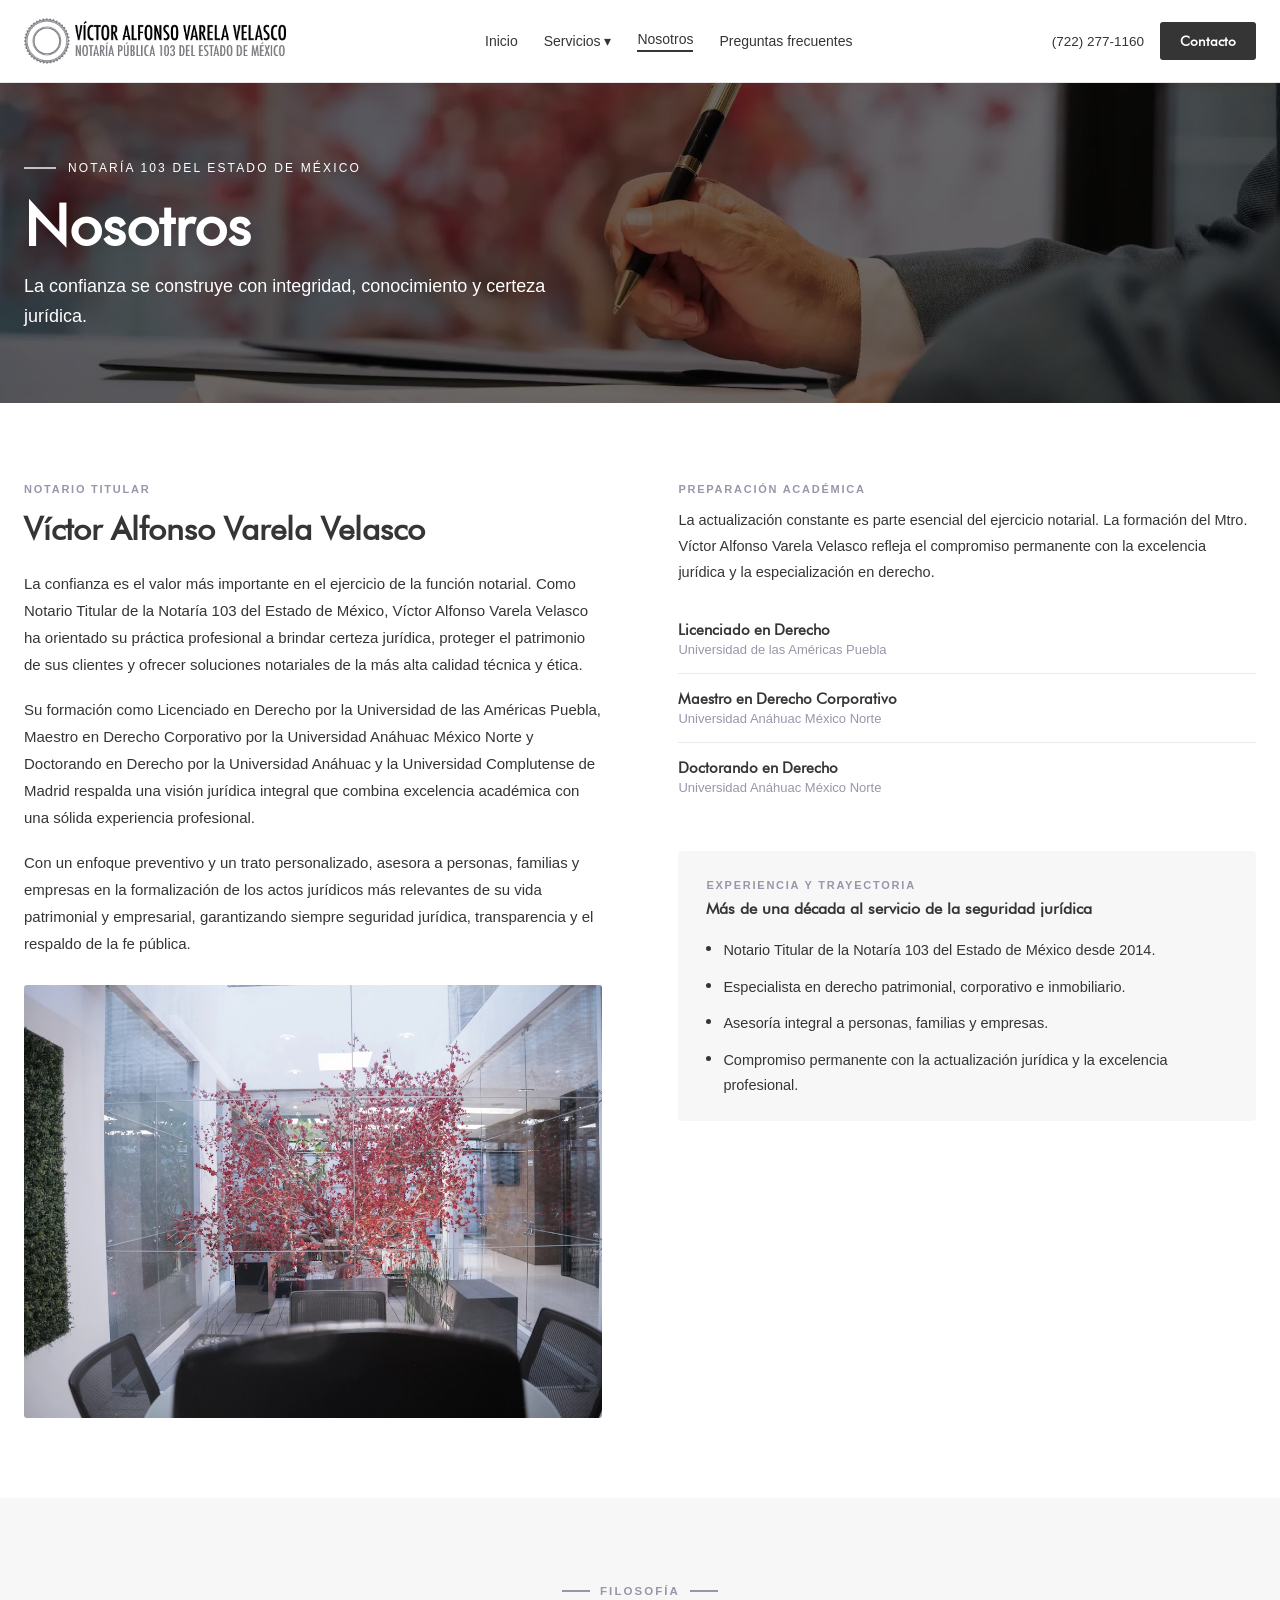
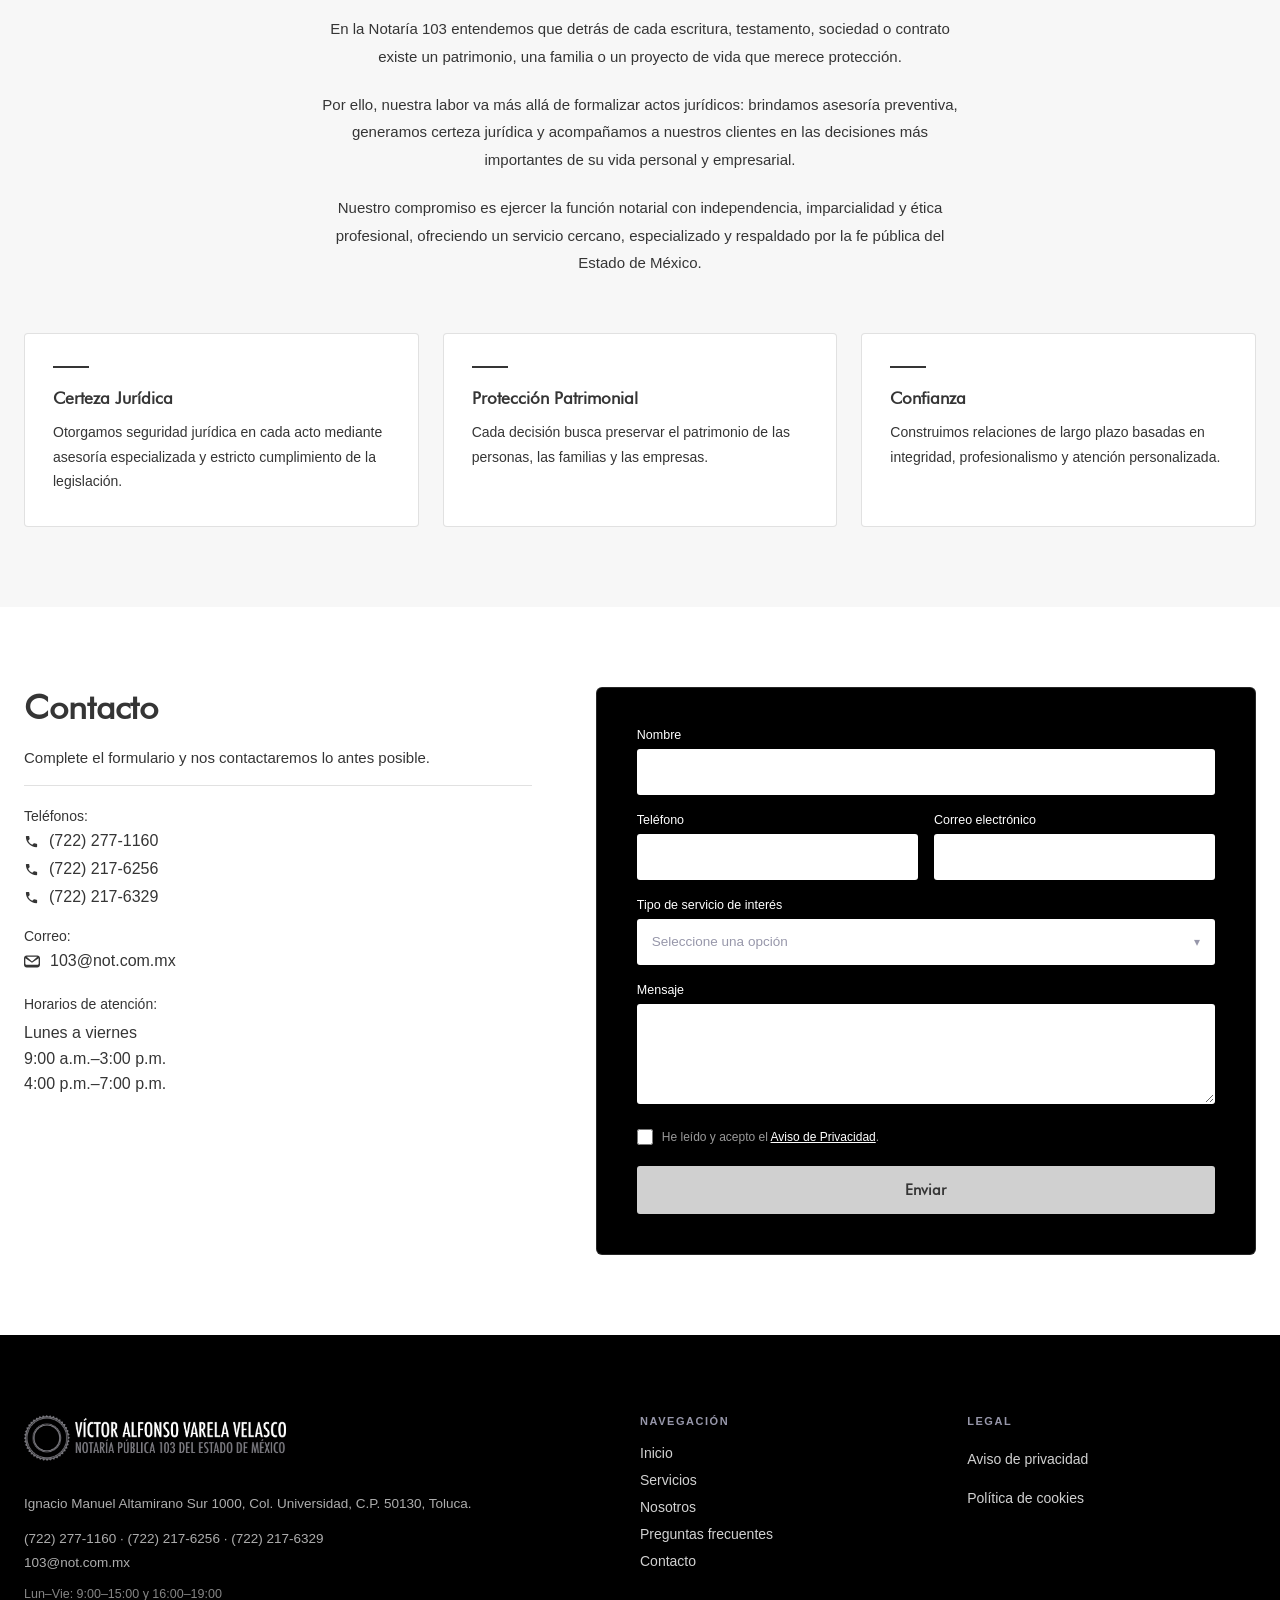
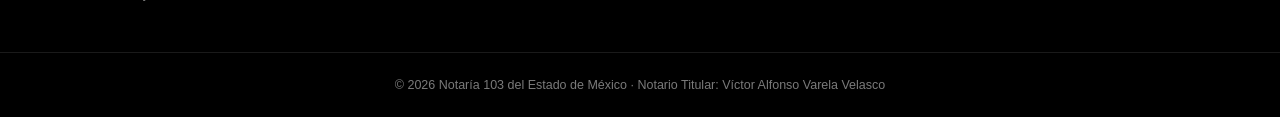
<file: nosotros.html>
<!DOCTYPE html>
<html lang="es">
<head>
<meta charset="utf-8">
<meta name="viewport" content="width=device-width, initial-scale=1">
<title>Nosotros | Notaría 103 del Estado de México</title>
<meta name="description" content="Conozca al Notario Titular Víctor Alfonso Varela Velasco y la filosofía de trabajo de la Notaría 103 del Estado de México.">
<link rel="canonical" href="https://www.not103.com.mx/nosotros.html">
<meta name="robots" content="index, follow">
<meta property="og:type" content="website">
<meta property="og:site_name" content="Notaría 103 del Estado de México">
<meta property="og:title" content="Nosotros | Notaría 103 del Estado de México">
<meta property="og:description" content="Conozca al Notario Titular Víctor Alfonso Varela Velasco y la filosofía de trabajo de la Notaría 103 del Estado de México.">
<meta property="og:locale" content="es_MX">
<meta name="twitter:card" content="summary_large_image">
<meta name="twitter:title" content="Nosotros | Notaría 103 del Estado de México">
<meta name="twitter:description" content="Conozca al Notario Titular Víctor Alfonso Varela Velasco y la filosofía de trabajo de la Notaría 103 del Estado de México.">
<link rel="stylesheet" href="assets/css/styles.css">

</head>
<body>

    <nav class="main-nav" style="background:#fff; border-bottom:1px solid rgba(53,53,53,0.12); padding:18px 0; position:sticky; top:0; z-index:100;">
      <div class="container" style="display:flex; align-items:center; justify-content:space-between; gap:20px; flex-wrap:wrap;">
        <a href="index.html" style="display:inline-flex;"><img src="assets/images/logo-notaria.png" alt="Notaría 103 del Estado de México" class="nav-logo" style="height:46px;object-fit:contain"></a>
        <div class="desk-nav-links" style="display:flex; align-items:center; gap:26px; flex-wrap:wrap;">
          <a href="index.html" style="font-size:14px;color:#353535;text-decoration:none;">Inicio</a>
          <div class="nav-dd"><span style="font-size:14px;color:#353535;text-decoration:none;cursor:pointer;">Servicios ▾</span><div class="nav-dd-menu">
<a href="servicios-bienes-inmuebles.html">Operaciones Inmobiliarias</a>
<a href="servicios-credito-e-hipotecas.html">Crédito Hipotecario</a>
<a href="servicios-empresarial.html">Gobierno corporativo</a>
<a href="servicios-familia.html">Familia y patrimonio</a>
<a href="servicios-representacion.html">Poderes notariales</a>
          </div></div>
          <a href="nosotros.html" style="font-size:14px;color:#353535;text-decoration:none;font-weight:500;border-bottom:2px solid #353535;padding-bottom:3px;">Nosotros</a>
          <a href="preguntas-frecuentes.html" style="font-size:14px;color:#353535;text-decoration:none;">Preguntas frecuentes</a>
        </div>
        <div class="desk-actions" style="display:flex; align-items:center; gap:16px;">
          <a href="tel:+527222771160" style="font-size:13.5px;color:#353535;text-decoration:none;font-weight:500;white-space:nowrap;">(722) 277-1160</a>
          <a href="index.html#contacto" style="display:inline-flex;text-decoration:none;"><span style="background:#353535;color:#fff;padding:11px 20px;border-radius:3px;font-family:'Futura Book',sans-serif;font-weight:600;font-size:13.5px;">Contacto</span></a>
        </div>
        <div class="mob-controls" style="display:none; align-items:center; gap:8px;">
          <a href="index.html#contacto" style="background:#353535;color:#fff;padding:0 15px;border-radius:3px;font-family:'Futura Book',sans-serif;font-weight:600;font-size:13px;text-decoration:none;min-height:44px;display:inline-flex;align-items:center;white-space:nowrap;">Contacto</a>
          <button id="mobMenuBtn" aria-label="Abrir menú" style="background:none;border:none;cursor:pointer;min-width:44px;min-height:44px;display:flex;flex-direction:column;gap:5px;align-items:center;justify-content:center;flex-shrink:0;">
            <span style="width:20px;height:2px;background:#353535;display:block;border-radius:1px;"></span>
            <span style="width:20px;height:2px;background:#353535;display:block;border-radius:1px;"></span>
            <span style="width:20px;height:2px;background:#353535;display:block;border-radius:1px;"></span>
          </button>
        </div>
      </div>
    </nav>

    <div id="mobMenu" class="mob-menu" style="position:fixed;inset:0;z-index:9999;flex-direction:column;">
      <div style="background:#353535;padding:12px 18px;display:flex;align-items:center;justify-content:space-between;flex-shrink:0;">
        <img src="assets/images/logo-notaria.png" alt="Notaría 103" style="height:40px;object-fit:contain;filter:brightness(0) invert(1);">
        <div style="display:flex;align-items:center;gap:8px;">
          <a href="index.html#contacto" style="background:#fff;color:#353535;padding:0 15px;border-radius:3px;font-family:'Futura Book',sans-serif;font-weight:600;font-size:13px;text-decoration:none;min-height:44px;display:inline-flex;align-items:center;white-space:nowrap;">Contacto</a>
          <button id="mobMenuClose" aria-label="Cerrar menú" style="background:none;border:none;cursor:pointer;min-width:44px;min-height:44px;display:flex;align-items:center;justify-content:center;flex-shrink:0;">
            <svg width="20" height="20" viewBox="0 0 20 20" fill="none"><line x1="3" y1="3" x2="17" y2="17" stroke="#fff" stroke-width="2" stroke-linecap="round"></line><line x1="17" y1="3" x2="3" y2="17" stroke="#fff" stroke-width="2" stroke-linecap="round"></line></svg>
          </button>
        </div>
      </div>
      <div style="background:#fff;flex:1;overflow-y:auto;display:flex;flex-direction:column;">
        <nav>
          <a href="index.html" style="display:block;padding:16px 22px;font-family:'Roboto',sans-serif;font-size:15px;color:#353535;text-decoration:none;font-weight:500;border-bottom:1px solid rgba(53,53,53,0.1);">Inicio</a>
          <div>
            <button id="mobServBtn" style="width:100%;display:flex;align-items:center;justify-content:space-between;padding:16px 22px;background:none;border:none;border-bottom:1px solid rgba(53,53,53,0.1);cursor:pointer;text-align:left;">
              <span style="font-family:'Roboto',sans-serif;font-size:15px;color:#353535;font-weight:500;">Servicios</span>
              <span id="mobChevron" class="mob-chevron" style="font-size:12px;color:#9797AA;">▾</span>
            </button>
            <div id="mobServPanel" class="mob-serv-panel" style="background:#fff;border-bottom:1px solid rgba(53,53,53,0.1);">
              <a href="servicios-bienes-inmuebles.html" style="display:block;padding:12px 22px 12px 38px;font-size:13.5px;color:#9797AA;text-decoration:none;border-bottom:1px solid rgba(53,53,53,0.1);font-family:'Roboto',sans-serif;">Operaciones Inmobiliarias</a>
              <a href="servicios-credito-e-hipotecas.html" style="display:block;padding:12px 22px 12px 38px;font-size:13.5px;color:#9797AA;text-decoration:none;border-bottom:1px solid rgba(53,53,53,0.1);font-family:'Roboto',sans-serif;">Crédito Hipotecario</a>
              <a href="servicios-empresarial.html" style="display:block;padding:12px 22px 12px 38px;font-size:13.5px;color:#9797AA;text-decoration:none;border-bottom:1px solid rgba(53,53,53,0.1);font-family:'Roboto',sans-serif;">Gobierno corporativo</a>
              <a href="servicios-familia.html" style="display:block;padding:12px 22px 12px 38px;font-size:13.5px;color:#9797AA;text-decoration:none;border-bottom:1px solid rgba(53,53,53,0.1);font-family:'Roboto',sans-serif;">Familia y patrimonio</a>
              <a href="servicios-representacion.html" style="display:block;padding:12px 22px 12px 38px;font-size:13.5px;color:#9797AA;text-decoration:none;border-bottom:1px solid rgba(53,53,53,0.1);font-family:'Roboto',sans-serif;">Poderes notariales</a>
            </div>
          </div>
          <a href="nosotros.html" style="display:block;padding:16px 22px;font-family:'Roboto',sans-serif;font-size:15px;color:#353535;text-decoration:none;border-bottom:1px solid rgba(53,53,53,0.1);">Nosotros</a>
          <a href="preguntas-frecuentes.html" style="display:block;padding:16px 22px;font-family:'Roboto',sans-serif;font-size:15px;color:#353535;text-decoration:none;border-bottom:1px solid rgba(53,53,53,0.1);">Preguntas frecuentes</a>
        </nav>
        <div style="padding:18px 22px;border-top:1px solid rgba(53,53,53,0.15);margin-top:auto;">
          <p style="font-family:'Roboto',sans-serif;font-size:12px;color:#9797AA;margin:0;">(722) 277-1160 · 103@not.com.mx</p>
        </div>
      </div>
    </div>
    <div style="position:relative; min-height:320px; background:url('assets/images/hero-nosotros.webp') center/cover no-repeat; display:grid; align-items:center; overflow:hidden;">
      <div style="position:absolute;inset:0;background:rgba(0,0,0,0.58);"></div>
      <div style="width:100%;">
      <div class="container" style="position:relative; padding-top:60px; padding-bottom:60px;">
        <div style="max-width:760px;">
        <div style="display:inline-flex;align-items:center;gap:12px;margin-bottom:20px;">
          <span style="display:inline-block;width:32px;height:1.5px;background:rgba(255,255,255,0.7);flex-shrink:0;"></span>
          <span style="font-family:'Roboto',sans-serif;font-weight:500;font-size:12px;letter-spacing:0.18em;text-transform:uppercase;color:#fff;">Notaría 103 del Estado de México</span>
        </div>
        <h1 style="font-family:'Futura Book',sans-serif; font-weight:700; font-size:clamp(34px,5vw,58px); line-height:1.05; color:#fff; margin:0 0 16px;">Nosotros</h1>
        <p style="font-size: clamp(15px,2vw,18px); line-height: 1.65; color: #fff; margin: 0; max-width: 560px">La confianza se construye con integridad, conocimiento y certeza jurídica.</p>
        </div>
      </div>
      </div>
    </div>

    <div class="sec-pad" style="background:#fff;">
      <div class="container about-grid" style="display:grid;grid-template-columns:repeat(auto-fit,minmax(300px,1fr));gap:clamp(40px,6vw,80px);align-items:start;">
        <div>
          <div style="font-family:'Roboto',sans-serif;font-weight:700;font-size:11px;letter-spacing:0.16em;text-transform:uppercase;color:#9797AA;margin-bottom:16px;">Notario Titular</div>
          <h2 style="font-family:'Futura Book',sans-serif;font-weight:700;font-size:clamp(22px,3vw,32px);color:#353535;margin:0 0 22px;line-height:1.15;">Víctor Alfonso Varela Velasco</h2>
          <p style="font-size:15px;line-height:1.8;color:#353535;margin:0 0 18px;">La confianza es el valor más importante en el ejercicio de la función notarial. Como Notario Titular de la Notaría 103 del Estado de México, Víctor Alfonso Varela Velasco ha orientado su práctica profesional a brindar certeza jurídica, proteger el patrimonio de sus clientes y ofrecer soluciones notariales de la más alta calidad técnica y ética.</p>
          <p style="font-size:15px;line-height:1.8;color:#353535;margin:0 0 18px;">Su formación como Licenciado en Derecho por la Universidad de las Américas Puebla, Maestro en Derecho Corporativo por la Universidad Anáhuac México Norte y Doctorando en Derecho por la Universidad Anáhuac y la Universidad Complutense de Madrid respalda una visión jurídica integral que combina excelencia académica con una sólida experiencia profesional.</p>
          <p style="font-size:15px;line-height:1.8;color:#353535;margin:0 0 28px;">Con un enfoque preventivo y un trato personalizado, asesora a personas, familias y empresas en la formalización de los actos jurídicos más relevantes de su vida patrimonial y empresarial, garantizando siempre seguridad jurídica, transparencia y el respaldo de la fe pública.</p>
          <div style="width:100%;aspect-ratio:4/3;overflow:hidden;border-radius:3px;">
            <img src="assets/images/nosotros-instalaciones.webp" alt="Instalaciones Notaría 103" style="width: 100%; height: 100%; object-fit: cover; object-position: center; display: block">
          </div>
        </div>
        <div style="display:flex;flex-direction:column;gap:40px;">
          <div>
            <div style="font-family:'Roboto',sans-serif;font-weight:700;font-size:11px;letter-spacing:0.16em;text-transform:uppercase;color:#9797AA;margin-bottom:12px;">Preparación académica</div>
            <p style="font-family:'Roboto',sans-serif;font-size:14.5px;line-height:1.8;color:#353535;margin:0 0 20px;">La actualización constante es parte esencial del ejercicio notarial. La formación del Mtro. Víctor Alfonso Varela Velasco refleja el compromiso permanente con la excelencia jurídica y la especialización en derecho.</p>
            <div style="display:flex;flex-direction:column;gap:0;">
              <div style="padding:16px 0;border-bottom:1px solid rgba(53,53,53,0.1);">
                <div style="font-family:'Futura Book',sans-serif;font-weight:600;font-size:15px;color:#353535;margin-bottom:3px;">Licenciado en Derecho</div>
                <div style="font-size:13px;color:#9797AA;">Universidad de las Américas Puebla</div>
              </div>
              <div style="padding:16px 0;border-bottom:1px solid rgba(53,53,53,0.1);">
                <div style="font-family:'Futura Book',sans-serif;font-weight:600;font-size:15px;color:#353535;margin-bottom:3px;">Maestro en Derecho Corporativo</div>
                <div style="font-size:13px;color:#9797AA;">Universidad Anáhuac México Norte</div>
              </div>
              <div style="padding:16px 0;">
                <div style="font-family:'Futura Book',sans-serif;font-weight:600;font-size:15px;color:#353535;margin-bottom:3px;">Doctorando en Derecho</div>
                <div style="font-size:13px;color:#9797AA;">Universidad Anáhuac México Norte</div>
              </div>
            </div>
          </div>
          <div style="background:rgba(53,53,53,0.04);border-radius:4px;padding:28px 28px 24px;">
            <div style="font-family:'Roboto',sans-serif;font-weight:700;font-size:11px;letter-spacing:0.16em;text-transform:uppercase;color:#9797AA;margin-bottom:8px;">Experiencia y trayectoria</div>
            <div style="font-family:'Futura Book',sans-serif;font-weight:600;font-size:16px;color:#353535;margin-bottom:18px;line-height:1.3;">Más de una década al servicio de la seguridad jurídica</div>
            <div style="display:flex;flex-direction:column;gap:12px;">
              <div style="display:flex;gap:12px;align-items:flex-start;"><span style="width:5px;height:5px;border-radius:50%;background:#353535;flex-shrink:0;margin-top:8px;"></span><span style="font-family:'Roboto',sans-serif;font-size:14.5px;line-height:1.7;color:#353535;">Notario Titular de la Notaría 103 del Estado de México desde 2014.</span></div>
              <div style="display:flex;gap:12px;align-items:flex-start;"><span style="width:5px;height:5px;border-radius:50%;background:#353535;flex-shrink:0;margin-top:8px;"></span><span style="font-family:'Roboto',sans-serif;font-size:14.5px;line-height:1.7;color:#353535;">Especialista en derecho patrimonial, corporativo e inmobiliario.</span></div>
              <div style="display:flex;gap:12px;align-items:flex-start;"><span style="width:5px;height:5px;border-radius:50%;background:#353535;flex-shrink:0;margin-top:8px;"></span><span style="font-family:'Roboto',sans-serif;font-size:14.5px;line-height:1.7;color:#353535;">Asesoría integral a personas, familias y empresas.</span></div>
              <div style="display:flex;gap:12px;align-items:flex-start;"><span style="width:5px;height:5px;border-radius:50%;background:#353535;flex-shrink:0;margin-top:8px;"></span><span style="font-family:'Roboto',sans-serif;font-size:14.5px;line-height:1.7;color:#353535;">Compromiso permanente con la actualización jurídica y la excelencia profesional.</span></div>
            </div>
          </div>
        </div>
      </div>
    </div>

    <div class="sec-pad" style="background:rgba(53,53,53,0.04);">
      <div style="max-width:640px;margin:0 auto 56px;text-align:center;">
        <div style="display:inline-flex;align-items:center;gap:10px;margin-bottom:18px;">
          <span style="display:inline-block;width:28px;height:1.5px;background:#9797AA;"></span>
          <span style="font-family:'Roboto',sans-serif;font-weight:600;font-size:11.5px;letter-spacing:0.18em;text-transform:uppercase;color:#9797AA;">Filosofía</span>
          <span style="display:inline-block;width:28px;height:1.5px;background:#9797AA;"></span>
        </div>
        <p style="font-family:'Roboto',sans-serif;font-size:15px;line-height:1.85;color:#353535;margin:0 0 20px;">En la Notaría 103 entendemos que detrás de cada escritura, testamento, sociedad o contrato existe un patrimonio, una familia o un proyecto de vida que merece protección.</p>
        <p style="font-family:'Roboto',sans-serif;font-size:15px;line-height:1.85;color:#353535;margin:0 0 20px;">Por ello, nuestra labor va más allá de formalizar actos jurídicos: brindamos asesoría preventiva, generamos certeza jurídica y acompañamos a nuestros clientes en las decisiones más importantes de su vida personal y empresarial.</p>
        <p style="font-family:'Roboto',sans-serif;font-size:15px;line-height:1.85;color:#353535;margin:0;">Nuestro compromiso es ejercer la función notarial con independencia, imparcialidad y ética profesional, ofreciendo un servicio cercano, especializado y respaldado por la fe pública del Estado de México.</p>
      </div>
      <div class="container pillars-grid" style="display:grid;grid-template-columns:repeat(auto-fit,minmax(240px,1fr));gap:24px;">
        <div style="background:#fff;border:1px solid rgba(53,53,53,0.15);border-radius:4px;padding:32px 28px;">
          <div style="width:36px;height:2px;background:#353535;margin-bottom:20px;"></div>
          <div style="font-family:'Futura Book',sans-serif;font-weight:700;font-size:17px;color:#353535;margin-bottom:12px;">Certeza Jurídica</div>
          <p style="font-family:'Roboto',sans-serif;font-size:14px;line-height:1.75;color:#353535;margin:0;">Otorgamos seguridad jurídica en cada acto mediante asesoría especializada y estricto cumplimiento de la legislación.</p>
        </div>
        <div style="background:#fff;border:1px solid rgba(53,53,53,0.15);border-radius:4px;padding:32px 28px;">
          <div style="width:36px;height:2px;background:#353535;margin-bottom:20px;"></div>
          <div style="font-family:'Futura Book',sans-serif;font-weight:700;font-size:17px;color:#353535;margin-bottom:12px;">Protección Patrimonial</div>
          <p style="font-family:'Roboto',sans-serif;font-size:14px;line-height:1.75;color:#353535;margin:0;">Cada decisión busca preservar el patrimonio de las personas, las familias y las empresas.</p>
        </div>
        <div style="background:#fff;border:1px solid rgba(53,53,53,0.15);border-radius:4px;padding:32px 28px;">
          <div style="width:36px;height:2px;background:#353535;margin-bottom:20px;"></div>
          <div style="font-family:'Futura Book',sans-serif;font-weight:700;font-size:17px;color:#353535;margin-bottom:12px;">Confianza</div>
          <p style="font-family:'Roboto',sans-serif;font-size:14px;line-height:1.75;color:#353535;margin:0;">Construimos relaciones de largo plazo basadas en integridad, profesionalismo y atención personalizada.</p>
        </div>
      </div>
    </div>

    
    <div id="contacto" class="sec-pad" style="background:#fff;">
      <div class="contact-2col container" style="display:grid; grid-template-columns:1fr 1.3fr; gap:clamp(32px,5vw,64px); align-items:start;">
        <div>
          <h3 style="font-family:'Futura Book',sans-serif;font-weight:900;font-size:clamp(24px,3.5vw,34px);color:#353535;margin:0 0 18px;line-height:1.18;">Contacto</h3>
          <p style="font-size:15px;line-height:1.75;color:#353535;margin:0 0 14px;">Complete el formulario y nos contactaremos lo antes posible.</p>
          <div class="contact-info-block" style="border-top:1px solid rgba(53,53,53,0.15);padding-top:22px;">
            <p style="font-size:14px;font-weight:500;color:#353535;margin:0 0 8px;">Teléfonos:</p>
            <a href="tel:+527222771160" style="display:flex;align-items:center;gap:10px;color:#353535;text-decoration:none;font-size:16px;margin-bottom:10px;"><svg width="15" height="15" viewBox="0 0 24 24" fill="#353535" style="flex-shrink:0;"><path d="M6.62 10.79c1.44 2.83 3.76 5.14 6.59 6.59l2.2-2.2c.27-.27.67-.36 1.02-.24 1.12.37 2.33.57 3.57.57.55 0 1 .45 1 1V20c0 .55-.45 1-1 1-9.39 0-17-7.61-17-17 0-.55.45-1 1-1h3.5c.55 0 1 .45 1 1 0 1.25.2 2.45.57 3.57.11.35.03.74-.25 1.02l-2.2 2.2z"></path></svg> (722) 277-1160</a>
            <a href="tel:+527222176256" style="display:flex;align-items:center;gap:10px;color:#353535;text-decoration:none;font-size:16px;margin-bottom:10px;"><svg width="15" height="15" viewBox="0 0 24 24" fill="#353535" style="flex-shrink:0;"><path d="M6.62 10.79c1.44 2.83 3.76 5.14 6.59 6.59l2.2-2.2c.27-.27.67-.36 1.02-.24 1.12.37 2.33.57 3.57.57.55 0 1 .45 1 1V20c0 .55-.45 1-1 1-9.39 0-17-7.61-17-17 0-.55.45-1 1-1h3.5c.55 0 1 .45 1 1 0 1.25.2 2.45.57 3.57.11.35.03.74-.25 1.02l-2.2 2.2z"></path></svg> (722) 217-6256</a>
            <a href="tel:+527222176329" style="display:flex;align-items:center;gap:10px;color:#353535;text-decoration:none;font-size:16px;margin-bottom:10px;"><svg width="15" height="15" viewBox="0 0 24 24" fill="#353535" style="flex-shrink:0;"><path d="M6.62 10.79c1.44 2.83 3.76 5.14 6.59 6.59l2.2-2.2c.27-.27.67-.36 1.02-.24 1.12.37 2.33.57 3.57.57.55 0 1 .45 1 1V20c0 .55-.45 1-1 1-9.39 0-17-7.61-17-17 0-.55.45-1 1-1h3.5c.55 0 1 .45 1 1 0 1.25.2 2.45.57 3.57.11.35.03.74-.25 1.02l-2.2 2.2z"></path></svg> (722) 217-6329</a>
            <p style="font-size:14px;font-weight:500;color:#353535;margin:22px 0 8px;">Correo:</p>
            <a href="mailto:103@not.com.mx" style="display:flex;align-items:center;gap:10px;color:#353535;text-decoration:none;font-size:16px;margin-bottom:26px;"><svg width="16" height="13" viewBox="0 0 24 18" fill="#353535" style="flex-shrink:0;"><path d="M20 0H4C1.8 0 0 1.8 0 4v10c0 2.2 1.8 4 4 4h16c2.2 0 4-1.8 4-4V4c0-2.2-1.8-4-4-4zm0 2L12 9 4 2h16zm0 12H4c-1.1 0-2-.9-2-2V4l10 7 10-7v8c0 1.1-.9 2-2 2z"></path></svg> 103@not.com.mx</a>
            <div style="margin-top:8px;">
              <p style="font-size:14px;font-weight:500;color:#353535;margin:0 0 8px;">Horarios de atención:</p>
              <p style="font-size:16px;color:#353535;line-height:1.6;margin:0;">Lunes a viernes<br>9:00 a.m.–3:00 p.m.<br>4:00 p.m.–7:00 p.m.</p>
            </div>
          </div>
        </div>
        <form class="contact-form" action="#" method="post" style="background:#000; border:1px solid rgba(255,255,255,0.15); border-radius:6px; padding:clamp(28px,4vw,40px);">
          <div style="margin-bottom:18px;">
            <label for="f-name" style="display:block;font-size:12.5px;font-weight:500;color:#fff;margin-bottom:7px;">Nombre</label>
            <input id="f-name" name="nombre" type="text" required style="width:100%;height:46px;background:#fff;border:1px solid rgba(255,255,255,0.2);border-radius:3px;padding:0 12px;font-size:14px;font-family:'Roboto',sans-serif;box-sizing:border-box;">
          </div>
          <div class="form-phone-email" style="display:grid; grid-template-columns:1fr 1fr; gap:16px; margin-bottom:18px;">
            <div>
              <label for="f-phone" style="display:block;font-size:12.5px;font-weight:500;color:#fff;margin-bottom:7px;">Teléfono</label>
              <input id="f-phone" name="telefono" type="tel" style="width:100%;height:46px;background:#fff;border:1px solid rgba(255,255,255,0.2);border-radius:3px;padding:0 12px;font-size:14px;font-family:'Roboto',sans-serif;box-sizing:border-box;">
            </div>
            <div>
              <label for="f-email" style="display:block;font-size:12.5px;font-weight:500;color:#fff;margin-bottom:7px;">Correo electrónico</label>
              <input id="f-email" name="correo" type="email" required style="width:100%;height:46px;background:#fff;border:1px solid rgba(255,255,255,0.2);border-radius:3px;padding:0 12px;font-size:14px;font-family:'Roboto',sans-serif;box-sizing:border-box;">
            </div>
          </div>
          <div style="margin-bottom:18px;">
            <label style="display:block;font-size:12.5px;font-weight:500;color:#fff;margin-bottom:7px;">Tipo de servicio de interés</label>
            <div class="service-dd" style="position:relative;">
              <div class="service-dd-trigger" style="height:46px;background:#fff;border:1px solid rgba(255,255,255,0.2);border-radius:3px;display:flex;align-items:center;justify-content:space-between;padding:0 14px;font-size:13.5px;cursor:pointer;">
                <span class="service-dd-label" style="color:#9797AA;">Seleccione una opción</span>
                <span class="service-dd-chevron" style="font-size:12px;color:#9797AA;">▾</span>
              </div>
              <input type="hidden" name="servicio" class="service-dd-value">
              <div class="service-dd-panel" style="position:absolute;top:calc(100% + 4px);left:0;right:0;background:#fff;border:1px solid rgba(53,53,53,0.2);border-radius:4px;box-shadow:0 8px 24px rgba(0,0,0,0.14);z-index:50;max-height:300px;overflow-y:auto;padding:6px 0;"></div>
            </div>
          </div>
          <div style="margin-bottom:20px;">
            <label for="f-msg" style="display:block;font-size:12.5px;font-weight:500;color:#fff;margin-bottom:7px;">Mensaje</label>
            <textarea id="f-msg" name="mensaje" style="width:100%;height:100px;background:#fff;border:1px solid rgba(255,255,255,0.2);border-radius:3px;padding:10px 12px;font-size:14px;font-family:'Roboto',sans-serif;box-sizing:border-box;resize:vertical;"></textarea>
          </div>
          <label style="display:flex;align-items:flex-start;gap:9px;margin-bottom:20px;font-size:12px;color:rgba(255,255,255,0.6);line-height:1.5;cursor:pointer;">
            <input type="checkbox" required style="width:16px;height:16px;margin:1px 0 0;flex-shrink:0;">
            <span>He leído y acepto el <span style="color:#fff;text-decoration:underline;">Aviso de Privacidad</span>.</span>
          </label>
          <button type="submit" style="background:#d0d0d0;color:#353535;padding:15px;border:none;border-radius:3px;font-family:'Futura Book',sans-serif;font-weight:600;font-size:15px;text-align:center;cursor:pointer;width:100%;">Enviar</button>
        </form>
      </div>
    </div>
    
    <footer class="sec-pad" style="background:#000; padding-bottom:0;">
      <div class="footer-3col container" style="display:grid; grid-template-columns:2fr 1fr 1fr; gap:clamp(24px,3vw,48px); padding-bottom:48px;">
        <div>
          <div class="footer-desk-contact">
            <a href="index.html" style="display:inline-flex;"><img src="assets/images/logo-notaria-blanco.png" alt="Notaría 103" style="height:46px;object-fit:contain;margin-bottom:32px;"></a>
            <p style="margin:0 0 14px;color:rgba(255,255,255,0.68);font-size:13.5px;line-height:1.6;">Ignacio Manuel Altamirano Sur 1000, Col. Universidad, C.P. 50130, Toluca.</p>
            <p style="margin:0 0 4px;color:rgba(255,255,255,0.68);font-size:13.5px;line-height:1.7;">(722) 277-1160 · (722) 217-6256 · (722) 217-6329</p>
            <p style="margin:0 0 14px;color:rgba(255,255,255,0.68);font-size:13.5px;">103@not.com.mx</p>
            <p style="margin:0;color:rgba(255,255,255,0.52);font-size:12.5px;line-height:1.6;">Lun–Vie: 9:00–15:00 y 16:00–19:00</p>
          </div>
          <div class="footer-mob-contact" style="display:none;">
            <a href="index.html" style="display:inline-flex;margin-bottom:24px;"><img src="assets/images/logo-notaria-blanco.png" alt="Notaría 103" style="height:40px;object-fit:contain;"></a>
            <a href="https://maps.google.com/?q=Ignacio+Manuel+Altamirano+Sur+1000,+Toluca,+Mexico" target="_blank" rel="noopener" style="display:flex;align-items:flex-start;justify-content:center;gap:14px;border:1px solid rgba(255,255,255,0.15);border-radius:8px;padding:14px 18px;margin-bottom:28px;text-decoration:none;color:rgba(255,255,255,0.68);"><svg style="flex-shrink:0;margin-top:2px;" width="14" height="18" viewBox="0 0 14 18" fill="#9797AA"><path d="M7 0C3.13 0 0 3.13 0 7c0 5.25 7 11 7 11s7-5.75 7-11c0-3.87-3.13-7-7-7zm0 9.5C5.62 9.5 4.5 8.38 4.5 7S5.62 4.5 7 4.5 9.5 5.62 9.5 7 8.38 9.5 7 9.5z"></path></svg><span style="font-size:13.5px;line-height:1.6;text-align:center;">Ignacio Manuel Altamirano Sur 1000, Col. Universidad, C.P. 50130, Toluca, México.</span></a>
            <div style="display:flex;flex-direction:column;gap:0;margin-bottom:6px;">
              <a href="tel:+527222771160" style="display:flex;align-items:center;justify-content:center;gap:14px;min-height:30px;color:rgba(255,255,255,0.68);text-decoration:none;font-size:15px;"><svg width="16" height="16" viewBox="0 0 24 24" fill="#9797AA"><path d="M6.62 10.79c1.44 2.83 3.76 5.14 6.59 6.59l2.2-2.2c.27-.27.67-.36 1.02-.24 1.12.37 2.33.57 3.57.57.55 0 1 .45 1 1V20c0 .55-.45 1-1 1-9.39 0-17-7.61-17-17 0-.55.45-1 1-1h3.5c.55 0 1 .45 1 1 0 1.25.2 2.45.57 3.57.11.35.03.74-.25 1.02l-2.2 2.2z"></path></svg>(722) 277-1160</a>
              <a href="tel:+527222176256" style="display:flex;align-items:center;justify-content:center;gap:14px;min-height:30px;color:rgba(255,255,255,0.68);text-decoration:none;font-size:15px;"><svg width="16" height="16" viewBox="0 0 24 24" fill="#9797AA"><path d="M6.62 10.79c1.44 2.83 3.76 5.14 6.59 6.59l2.2-2.2c.27-.27.67-.36 1.02-.24 1.12.37 2.33.57 3.57.57.55 0 1 .45 1 1V20c0 .55-.45 1-1 1-9.39 0-17-7.61-17-17 0-.55.45-1 1-1h3.5c.55 0 1 .45 1 1 0 1.25.2 2.45.57 3.57.11.35.03.74-.25 1.02l-2.2 2.2z"></path></svg>(722) 217-6256</a>
              <a href="tel:+527222176329" style="display:flex;align-items:center;justify-content:center;gap:14px;min-height:30px;color:rgba(255,255,255,0.68);text-decoration:none;font-size:15px;"><svg width="16" height="16" viewBox="0 0 24 24" fill="#9797AA"><path d="M6.62 10.79c1.44 2.83 3.76 5.14 6.59 6.59l2.2-2.2c.27-.27.67-.36 1.02-.24 1.12.37 2.33.57 3.57.57.55 0 1 .45 1 1V20c0 .55-.45 1-1 1-9.39 0-17-7.61-17-17 0-.55.45-1 1-1h3.5c.55 0 1 .45 1 1 0 1.25.2 2.45.57 3.57.11.35.03.74-.25 1.02l-2.2 2.2z"></path></svg>(722) 217-6329</a>
            </div>
            <a href="mailto:103@not.com.mx" style="display:flex;align-items:center;justify-content:center;gap:14px;min-height:44px;color:rgba(255,255,255,0.68);text-decoration:none;font-size:14px;margin-bottom:4px;"><svg width="18" height="14" viewBox="0 0 24 18" fill="#9797AA"><path d="M20 0H4C1.8 0 0 1.8 0 4v10c0 2.2 1.8 4 4 4h16c2.2 0 4-1.8 4-4V4c0-2.2-1.8-4-4-4zm0 2L12 9 4 2h16zm0 12H4c-1.1 0-2-.9-2-2V4l10 7 10-7v8c0 1.1-.9 2-2 2z"></path></svg>103@not.com.mx</a>
            <div style="display:flex;align-items:center;justify-content:center;gap:14px;color:rgba(255,255,255,0.52);font-size:13px;min-height:40px;"><svg width="16" height="16" viewBox="0 0 24 24" fill="none" stroke="#9797AA" stroke-width="2" stroke-linecap="round" stroke-linejoin="round"><circle cx="12" cy="12" r="10"></circle><polyline points="12 6 12 12 16 14"></polyline></svg>Lun–Vie: 9:00–15:00 y 16:00–19:00</div>
          </div>
        </div>
        <div class="footer-nav-col">
          <div style="font-family:'Roboto',sans-serif;font-weight:700;font-size:11px;letter-spacing:0.14em;text-transform:uppercase;color:#9797AA;margin-bottom:18px;">Navegación</div>
          <div style="display:flex;flex-direction:column;gap:11px;">
            <a href="index.html" style="color:rgba(255,255,255,0.82);font-size:14px;text-decoration:none;">Inicio</a>
            <a href="index.html#servicios" style="color:rgba(255,255,255,0.82);font-size:14px;text-decoration:none;">Servicios</a>
            <a href="nosotros.html" style="color:rgba(255,255,255,0.82);font-size:14px;text-decoration:none;">Nosotros</a>
            <a href="preguntas-frecuentes.html" style="color:rgba(255,255,255,0.82);font-size:14px;text-decoration:none;">Preguntas frecuentes</a>
            <a href="index.html#contacto" style="color:rgba(255,255,255,0.82);font-size:14px;text-decoration:none;">Contacto</a>
          </div>
        </div>
        <div class="footer-legal-col">
          <div style="font-family:'Roboto',sans-serif;font-weight:700;font-size:11px;letter-spacing:0.14em;text-transform:uppercase;color:#9797AA;margin-bottom:18px;">Legal</div>
          <div class="footer-legal-links" style="display:flex;flex-direction:column;gap:11px;">
            <a href="#" style="color:rgba(255,255,255,0.82);font-size:14px;text-decoration:none;padding:6px 0;">Aviso de privacidad</a>
            <span class="footer-legal-sep" style="display:none;color:rgba(255,255,255,0.28);padding:0 10px;align-self:center;">|</span>
            <a href="#" style="color:rgba(255,255,255,0.82);font-size:14px;text-decoration:none;padding:6px 0;">Política de cookies</a>
          </div>
        </div>
      </div>
      <div class="footer-copyright container" style="border-top:1px solid rgba(255,255,255,0.1); padding-top:22px; padding-bottom:22px; text-align:center;">
        <p style="margin:0;color:rgba(255,255,255,0.48);font-size:12.5px;line-height:1.6;">© 2026 Notaría 103 del Estado de México · Notario Titular: Víctor Alfonso Varela Velasco</p>
      </div>
    </footer>
<script src="assets/js/main.js"></script>
</body>
</html>
</file>
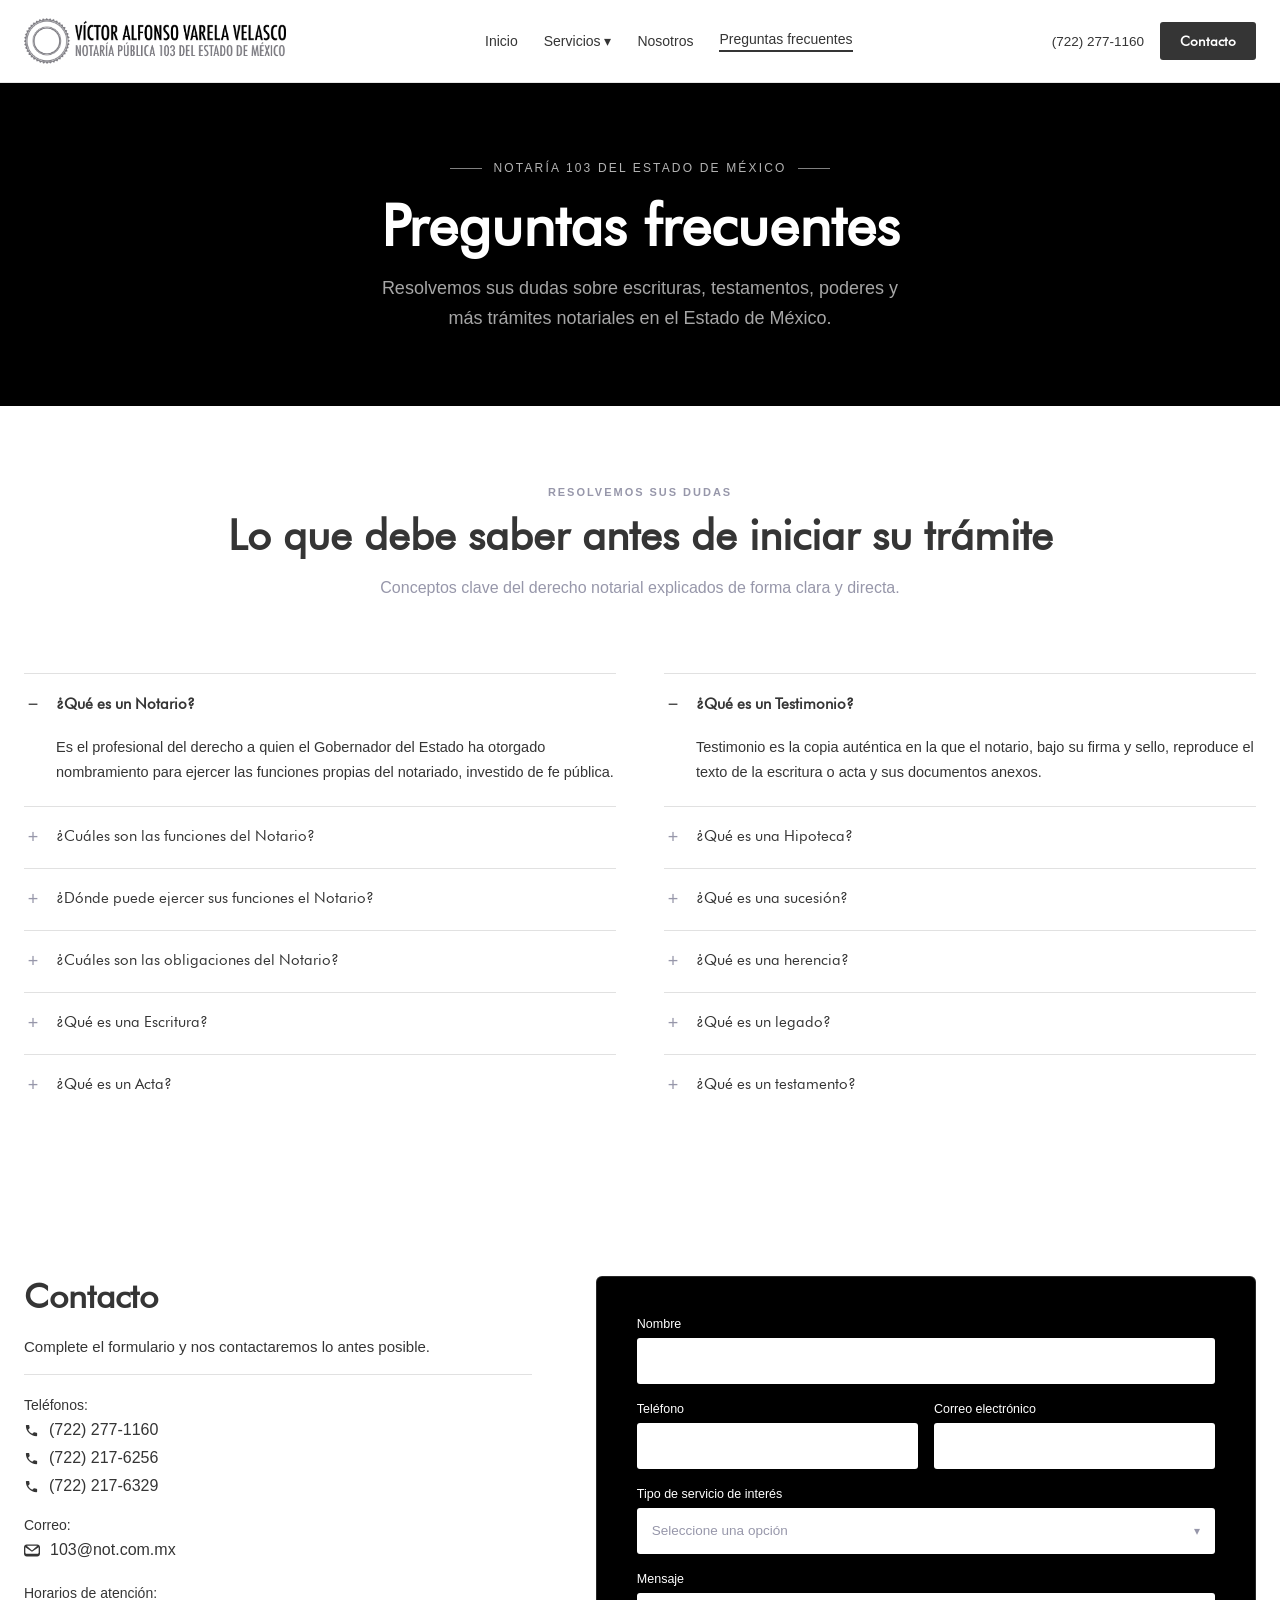
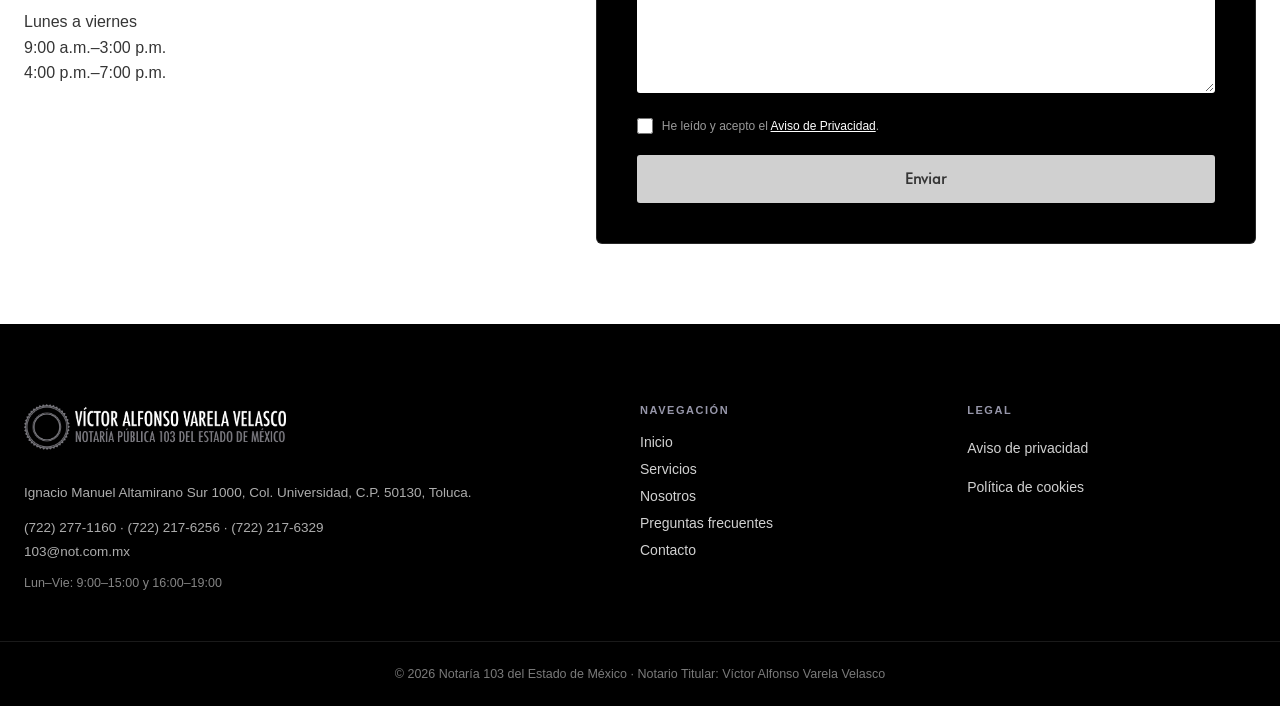
<file: preguntas-frecuentes.html>
<!DOCTYPE html>
<html lang="es">
<head>
<meta charset="utf-8">
<meta name="viewport" content="width=device-width, initial-scale=1">
<title>Preguntas frecuentes | Notaría 103 del Estado de México</title>
<meta name="description" content="Respuestas a las preguntas más frecuentes sobre escrituras, testamentos, poderes, hipotecas y otros trámites notariales.">
<link rel="canonical" href="https://www.not103.com.mx/preguntas-frecuentes.html">
<meta name="robots" content="index, follow">
<meta property="og:type" content="website">
<meta property="og:site_name" content="Notaría 103 del Estado de México">
<meta property="og:title" content="Preguntas frecuentes | Notaría 103 del Estado de México">
<meta property="og:description" content="Respuestas a las preguntas más frecuentes sobre escrituras, testamentos, poderes, hipotecas y otros trámites notariales.">
<meta property="og:locale" content="es_MX">
<meta name="twitter:card" content="summary_large_image">
<meta name="twitter:title" content="Preguntas frecuentes | Notaría 103 del Estado de México">
<meta name="twitter:description" content="Respuestas a las preguntas más frecuentes sobre escrituras, testamentos, poderes, hipotecas y otros trámites notariales.">
<link rel="stylesheet" href="assets/css/styles.css">
<script type="application/ld+json">
{"@context":"https://schema.org","@type":"FAQPage","mainEntity":[{"@type":"Question","name":"¿Qué es un Notario?","acceptedAnswer":{"@type":"Answer","text":"Es el profesional del derecho a quien el Gobernador del Estado ha otorgado nombramiento para ejercer las funciones propias del notariado, investido de fe pública."}},{"@type":"Question","name":"¿Cuáles son las funciones del Notario?","acceptedAnswer":{"@type":"Answer","text":"I. Dar formalidad a los actos jurídicos; II. Dar fe de los hechos que le consten; III. Tramitar procedimientos no contenciosos en los términos de la Ley del Notariado del Estado de México; entre otras."}},{"@type":"Question","name":"¿Dónde puede ejercer sus funciones el Notario?","acceptedAnswer":{"@type":"Answer","text":"En todo el territorio del Estado de México, sin embargo, los actos que autorice y los hechos de los que de fe pueden referirse a cualquier lugar."}},{"@type":"Question","name":"¿Cuáles son las obligaciones del Notario?","acceptedAnswer":{"@type":"Answer","text":"I. Ejercer la función notarial con probidad, diligencia, eficiencia e imparcialidad, constituyéndose en consejero de quienes solicitan sus servicios; II. Guardar secreto de los actos pasados ante ellos, salvo de los que requieran la Consejería Jurídica, las autoridades jurisdiccionales o el Ministerio Público; III. Ejercer sus funciones cuando sean solicitados o requeridos, siempre que no exista para ello algún impedimento o motivo de excusa; entre otras."}},{"@type":"Question","name":"¿Qué es una Escritura?","acceptedAnswer":{"@type":"Answer","text":"Escritura es el instrumento original que el notario asienta en el protocolo físico o electrónico para hacer constar uno o más actos jurídicos, autorizados con firma autógrafa o electrónica y sello."}},{"@type":"Question","name":"¿Qué es un Acta?","acceptedAnswer":{"@type":"Answer","text":"Acta notarial es el instrumento original que el notario a solicitud de parte, asienta en el protocolo para hacer constar uno o varios hechos presenciados por él, autorizados con su firma y sello."}},{"@type":"Question","name":"¿Qué es un Testimonio?","acceptedAnswer":{"@type":"Answer","text":"Testimonio es la copia auténtica en la que el notario, bajo su firma y sello, reproduce el texto de la escritura o acta y sus documentos anexos."}},{"@type":"Question","name":"¿Qué es una Hipoteca?","acceptedAnswer":{"@type":"Answer","text":"La hipoteca es un derecho real constituido sobre bienes que no se entregan al acreedor y que da derecho a éste, en caso de incumplimiento de la obligación garantizada, a ser pagado con el valor de los bienes, en el grado de preferencia establecido por la ley."}},{"@type":"Question","name":"¿Qué es una sucesión?","acceptedAnswer":{"@type":"Answer","text":"Sucesión es la transmisión de todos los bienes, derechos y obligaciones de una persona por causa de su muerte."}},{"@type":"Question","name":"¿Qué es una herencia?","acceptedAnswer":{"@type":"Answer","text":"La herencia es el conjunto de bienes, derechos y obligaciones que no se extinguen con la muerte de su titular; constituye una universalidad jurídica a partir del día de la muerte del autor de la sucesión, hasta la partición y adjudicación."}},{"@type":"Question","name":"¿Qué es un legado?","acceptedAnswer":{"@type":"Answer","text":"Legado es la transmisión de uno o varios bienes determinados o determinables, o la disposición de que se beneficiará con un hecho o servicio determinado, que hace en su testamento el testador a favor de una o varias personas."}},{"@type":"Question","name":"¿Qué es un testamento?","acceptedAnswer":{"@type":"Answer","text":"Testamento es un acto personalísimo, revocable, libre y solemne, por el cual una persona dispone de sus bienes y derechos, y declara o cumple deberes para después de su muerte."}}]}
</script>
</head>
<body>

    <nav class="main-nav" style="background:#fff; border-bottom:1px solid rgba(53,53,53,0.12); padding:18px 0; position:sticky; top:0; z-index:100;">
      <div class="container" style="display:flex; align-items:center; justify-content:space-between; gap:20px; flex-wrap:wrap;">
        <a href="index.html" style="display:inline-flex;"><img src="assets/images/logo-notaria.png" alt="Notaría 103 del Estado de México" class="nav-logo" style="height:46px;object-fit:contain"></a>
        <div class="desk-nav-links" style="display:flex; align-items:center; gap:26px; flex-wrap:wrap;">
          <a href="index.html" style="font-size:14px;color:#353535;text-decoration:none;">Inicio</a>
          <div class="nav-dd"><span style="font-size:14px;color:#353535;text-decoration:none;cursor:pointer;">Servicios ▾</span><div class="nav-dd-menu">
<a href="servicios-bienes-inmuebles.html">Operaciones Inmobiliarias</a>
<a href="servicios-credito-e-hipotecas.html">Crédito Hipotecario</a>
<a href="servicios-empresarial.html">Gobierno corporativo</a>
<a href="servicios-familia.html">Familia y patrimonio</a>
<a href="servicios-representacion.html">Poderes notariales</a>
          </div></div>
          <a href="nosotros.html" style="font-size:14px;color:#353535;text-decoration:none;">Nosotros</a>
          <a href="preguntas-frecuentes.html" style="font-size:14px;color:#353535;text-decoration:none;font-weight:500;border-bottom:2px solid #353535;padding-bottom:3px;">Preguntas frecuentes</a>
        </div>
        <div class="desk-actions" style="display:flex; align-items:center; gap:16px;">
          <a href="tel:+527222771160" style="font-size:13.5px;color:#353535;text-decoration:none;font-weight:500;white-space:nowrap;">(722) 277-1160</a>
          <a href="index.html#contacto" style="display:inline-flex;text-decoration:none;"><span style="background:#353535;color:#fff;padding:11px 20px;border-radius:3px;font-family:'Futura Book',sans-serif;font-weight:600;font-size:13.5px;">Contacto</span></a>
        </div>
        <div class="mob-controls" style="display:none; align-items:center; gap:8px;">
          <a href="index.html#contacto" style="background:#353535;color:#fff;padding:0 15px;border-radius:3px;font-family:'Futura Book',sans-serif;font-weight:600;font-size:13px;text-decoration:none;min-height:44px;display:inline-flex;align-items:center;white-space:nowrap;">Contacto</a>
          <button id="mobMenuBtn" aria-label="Abrir menú" style="background:none;border:none;cursor:pointer;min-width:44px;min-height:44px;display:flex;flex-direction:column;gap:5px;align-items:center;justify-content:center;flex-shrink:0;">
            <span style="width:20px;height:2px;background:#353535;display:block;border-radius:1px;"></span>
            <span style="width:20px;height:2px;background:#353535;display:block;border-radius:1px;"></span>
            <span style="width:20px;height:2px;background:#353535;display:block;border-radius:1px;"></span>
          </button>
        </div>
      </div>
    </nav>

    <div id="mobMenu" class="mob-menu" style="position:fixed;inset:0;z-index:9999;flex-direction:column;">
      <div style="background:#353535;padding:12px 18px;display:flex;align-items:center;justify-content:space-between;flex-shrink:0;">
        <img src="assets/images/logo-notaria.png" alt="Notaría 103" style="height:40px;object-fit:contain;filter:brightness(0) invert(1);">
        <div style="display:flex;align-items:center;gap:8px;">
          <a href="index.html#contacto" style="background:#fff;color:#353535;padding:0 15px;border-radius:3px;font-family:'Futura Book',sans-serif;font-weight:600;font-size:13px;text-decoration:none;min-height:44px;display:inline-flex;align-items:center;white-space:nowrap;">Contacto</a>
          <button id="mobMenuClose" aria-label="Cerrar menú" style="background:none;border:none;cursor:pointer;min-width:44px;min-height:44px;display:flex;align-items:center;justify-content:center;flex-shrink:0;">
            <svg width="20" height="20" viewBox="0 0 20 20" fill="none"><line x1="3" y1="3" x2="17" y2="17" stroke="#fff" stroke-width="2" stroke-linecap="round"></line><line x1="17" y1="3" x2="3" y2="17" stroke="#fff" stroke-width="2" stroke-linecap="round"></line></svg>
          </button>
        </div>
      </div>
      <div style="background:#fff;flex:1;overflow-y:auto;display:flex;flex-direction:column;">
        <nav>
          <a href="index.html" style="display:block;padding:16px 22px;font-family:'Roboto',sans-serif;font-size:15px;color:#353535;text-decoration:none;font-weight:500;border-bottom:1px solid rgba(53,53,53,0.1);">Inicio</a>
          <div>
            <button id="mobServBtn" style="width:100%;display:flex;align-items:center;justify-content:space-between;padding:16px 22px;background:none;border:none;border-bottom:1px solid rgba(53,53,53,0.1);cursor:pointer;text-align:left;">
              <span style="font-family:'Roboto',sans-serif;font-size:15px;color:#353535;font-weight:500;">Servicios</span>
              <span id="mobChevron" class="mob-chevron" style="font-size:12px;color:#9797AA;">▾</span>
            </button>
            <div id="mobServPanel" class="mob-serv-panel" style="background:#fff;border-bottom:1px solid rgba(53,53,53,0.1);">
              <a href="servicios-bienes-inmuebles.html" style="display:block;padding:12px 22px 12px 38px;font-size:13.5px;color:#9797AA;text-decoration:none;border-bottom:1px solid rgba(53,53,53,0.1);font-family:'Roboto',sans-serif;">Operaciones Inmobiliarias</a>
              <a href="servicios-credito-e-hipotecas.html" style="display:block;padding:12px 22px 12px 38px;font-size:13.5px;color:#9797AA;text-decoration:none;border-bottom:1px solid rgba(53,53,53,0.1);font-family:'Roboto',sans-serif;">Crédito Hipotecario</a>
              <a href="servicios-empresarial.html" style="display:block;padding:12px 22px 12px 38px;font-size:13.5px;color:#9797AA;text-decoration:none;border-bottom:1px solid rgba(53,53,53,0.1);font-family:'Roboto',sans-serif;">Gobierno corporativo</a>
              <a href="servicios-familia.html" style="display:block;padding:12px 22px 12px 38px;font-size:13.5px;color:#9797AA;text-decoration:none;border-bottom:1px solid rgba(53,53,53,0.1);font-family:'Roboto',sans-serif;">Familia y patrimonio</a>
              <a href="servicios-representacion.html" style="display:block;padding:12px 22px 12px 38px;font-size:13.5px;color:#9797AA;text-decoration:none;border-bottom:1px solid rgba(53,53,53,0.1);font-family:'Roboto',sans-serif;">Poderes notariales</a>
            </div>
          </div>
          <a href="nosotros.html" style="display:block;padding:16px 22px;font-family:'Roboto',sans-serif;font-size:15px;color:#353535;text-decoration:none;border-bottom:1px solid rgba(53,53,53,0.1);">Nosotros</a>
          <a href="preguntas-frecuentes.html" style="display:block;padding:16px 22px;font-family:'Roboto',sans-serif;font-size:15px;color:#353535;text-decoration:none;border-bottom:1px solid rgba(53,53,53,0.1);">Preguntas frecuentes</a>
        </nav>
        <div style="padding:18px 22px;border-top:1px solid rgba(53,53,53,0.15);margin-top:auto;">
          <p style="font-family:'Roboto',sans-serif;font-size:12px;color:#9797AA;margin:0;">(722) 277-1160 · 103@not.com.mx</p>
        </div>
      </div>
    </div>
    <div style="background:#000; padding:72px 0; text-align:center;">
      <div class="container">
      <div style="display:inline-flex;align-items:center;gap:12px;margin-bottom:20px;">
        <span style="display:inline-block;width:32px;height:1.5px;background:rgba(255,255,255,0.5);flex-shrink:0;"></span>
        <span style="font-family:'Roboto',sans-serif;font-weight:500;font-size:12px;letter-spacing:0.18em;text-transform:uppercase;color:rgba(255,255,255,0.7);">Notaría 103 del Estado de México</span>
        <span style="display:inline-block;width:32px;height:1.5px;background:rgba(255,255,255,0.5);flex-shrink:0;"></span>
      </div>
      <h1 style="font-family:'Futura Book',sans-serif;font-weight:700;font-size:clamp(34px,5vw,58px);color:#fff;margin:0 0 18px;line-height:1.05;">Preguntas frecuentes</h1>
      <p style="font-size:clamp(15px,2vw,18px);line-height:1.65;color:rgba(255,255,255,0.65);margin:0 auto;max-width:540px;">Resolvemos sus dudas sobre escrituras, testamentos, poderes y más trámites notariales en el Estado de México.</p>
      </div>
    </div>

    <div class="sec-pad" style="background:#fff;">
      <div style="text-align:center; margin-bottom:clamp(40px,6vw,72px);">
        <div style="font-family:'Roboto',sans-serif;font-weight:700;font-size:11px;letter-spacing:0.18em;text-transform:uppercase;color:#9797AA;margin-bottom:14px;">Resolvemos sus dudas</div>
        <h2 style="font-family:'Futura Book',sans-serif;font-weight:700;font-size:clamp(26px,4vw,42px);color:#353535;margin:0 0 16px;line-height:1.1;">Lo que debe saber antes de iniciar su trámite</h2>
        <p style="font-size:16px;line-height:1.7;color:#9797AA;margin:0 auto;max-width:560px;">Conceptos clave del derecho notarial explicados de forma clara y directa.</p>
      </div>
      <div class="faq-2col container" style="display:grid; grid-template-columns:1fr 1fr; gap:0 48px;">
        <div>
          <div class="faq-item" style="border-top:1px solid rgba(53,53,53,0.15);">
            <div class="faq-q" style="display:flex;align-items:center;gap:14px;padding:20px 0;cursor:pointer;">
              <span class="faq-icon active-q" style="font-size:18px;font-weight:300;width:18px;text-align:center;flex-shrink:0;">−</span>
              <span class="faq-q-text active-q-text" style="font-family:'Futura Book',sans-serif;font-weight:600;font-size:15px;color:#353535;line-height:1.3;flex:1;">¿Qué es un Notario?</span>
            </div>
            <div class="faq-answer open" style="padding:0 0 20px 32px;">
              <p style="margin:0;font-size:14.5px;line-height:1.75;color:#353535;">Es el profesional del derecho a quien el Gobernador del Estado ha otorgado nombramiento para ejercer las funciones propias del notariado, investido de fe pública.</p>
            </div>
          </div>
          <div class="faq-item" style="border-top:1px solid rgba(53,53,53,0.15);">
            <div class="faq-q" style="display:flex;align-items:center;gap:14px;padding:20px 0;cursor:pointer;">
              <span class="faq-icon" style="font-size:18px;font-weight:300;width:18px;text-align:center;flex-shrink:0;">+</span>
              <span class="faq-q-text" style="font-family:'Futura Book',sans-serif;font-weight:500;font-size:15px;color:#353535;line-height:1.3;flex:1;">¿Cuáles son las funciones del Notario?</span>
            </div>
            <div class="faq-answer" style="padding:0 0 20px 32px;">
              <p style="margin:0;font-size:14.5px;line-height:1.75;color:#353535;">I. Dar formalidad a los actos jurídicos; II. Dar fe de los hechos que le consten; III. Tramitar procedimientos no contenciosos en los términos de la Ley del Notariado del Estado de México; entre otras.</p>
            </div>
          </div>
          <div class="faq-item" style="border-top:1px solid rgba(53,53,53,0.15);">
            <div class="faq-q" style="display:flex;align-items:center;gap:14px;padding:20px 0;cursor:pointer;">
              <span class="faq-icon" style="font-size:18px;font-weight:300;width:18px;text-align:center;flex-shrink:0;">+</span>
              <span class="faq-q-text" style="font-family:'Futura Book',sans-serif;font-weight:500;font-size:15px;color:#353535;line-height:1.3;flex:1;">¿Dónde puede ejercer sus funciones el Notario?</span>
            </div>
            <div class="faq-answer" style="padding:0 0 20px 32px;">
              <p style="margin:0;font-size:14.5px;line-height:1.75;color:#353535;">En todo el territorio del Estado de México, sin embargo, los actos que autorice y los hechos de los que de fe pueden referirse a cualquier lugar.</p>
            </div>
          </div>
          <div class="faq-item" style="border-top:1px solid rgba(53,53,53,0.15);">
            <div class="faq-q" style="display:flex;align-items:center;gap:14px;padding:20px 0;cursor:pointer;">
              <span class="faq-icon" style="font-size:18px;font-weight:300;width:18px;text-align:center;flex-shrink:0;">+</span>
              <span class="faq-q-text" style="font-family:'Futura Book',sans-serif;font-weight:500;font-size:15px;color:#353535;line-height:1.3;flex:1;">¿Cuáles son las obligaciones del Notario?</span>
            </div>
            <div class="faq-answer" style="padding:0 0 20px 32px;">
              <p style="margin:0;font-size:14.5px;line-height:1.75;color:#353535;">I. Ejercer la función notarial con probidad, diligencia, eficiencia e imparcialidad, constituyéndose en consejero de quienes solicitan sus servicios; II. Guardar secreto de los actos pasados ante ellos, salvo de los que requieran la Consejería Jurídica, las autoridades jurisdiccionales o el Ministerio Público; III. Ejercer sus funciones cuando sean solicitados o requeridos, siempre que no exista para ello algún impedimento o motivo de excusa; entre otras.</p>
            </div>
          </div>
          <div class="faq-item" style="border-top:1px solid rgba(53,53,53,0.15);">
            <div class="faq-q" style="display:flex;align-items:center;gap:14px;padding:20px 0;cursor:pointer;">
              <span class="faq-icon" style="font-size:18px;font-weight:300;width:18px;text-align:center;flex-shrink:0;">+</span>
              <span class="faq-q-text" style="font-family:'Futura Book',sans-serif;font-weight:500;font-size:15px;color:#353535;line-height:1.3;flex:1;">¿Qué es una Escritura?</span>
            </div>
            <div class="faq-answer" style="padding:0 0 20px 32px;">
              <p style="margin:0;font-size:14.5px;line-height:1.75;color:#353535;">Escritura es el instrumento original que el notario asienta en el protocolo físico o electrónico para hacer constar uno o más actos jurídicos, autorizados con firma autógrafa o electrónica y sello.</p>
            </div>
          </div>
          <div class="faq-item" style="border-top:1px solid rgba(53,53,53,0.15);">
            <div class="faq-q" style="display:flex;align-items:center;gap:14px;padding:20px 0;cursor:pointer;">
              <span class="faq-icon" style="font-size:18px;font-weight:300;width:18px;text-align:center;flex-shrink:0;">+</span>
              <span class="faq-q-text" style="font-family:'Futura Book',sans-serif;font-weight:500;font-size:15px;color:#353535;line-height:1.3;flex:1;">¿Qué es un Acta?</span>
            </div>
            <div class="faq-answer" style="padding:0 0 20px 32px;">
              <p style="margin:0;font-size:14.5px;line-height:1.75;color:#353535;">Acta notarial es el instrumento original que el notario a solicitud de parte, asienta en el protocolo para hacer constar uno o varios hechos presenciados por él, autorizados con su firma y sello.</p>
            </div>
          </div></div>
        <div>
          <div class="faq-item" style="border-top:1px solid rgba(53,53,53,0.15);">
            <div class="faq-q" style="display:flex;align-items:center;gap:14px;padding:20px 0;cursor:pointer;">
              <span class="faq-icon active-q" style="font-size:18px;font-weight:300;width:18px;text-align:center;flex-shrink:0;">−</span>
              <span class="faq-q-text active-q-text" style="font-family:'Futura Book',sans-serif;font-weight:600;font-size:15px;color:#353535;line-height:1.3;flex:1;">¿Qué es un Testimonio?</span>
            </div>
            <div class="faq-answer open" style="padding:0 0 20px 32px;">
              <p style="margin:0;font-size:14.5px;line-height:1.75;color:#353535;">Testimonio es la copia auténtica en la que el notario, bajo su firma y sello, reproduce el texto de la escritura o acta y sus documentos anexos.</p>
            </div>
          </div>
          <div class="faq-item" style="border-top:1px solid rgba(53,53,53,0.15);">
            <div class="faq-q" style="display:flex;align-items:center;gap:14px;padding:20px 0;cursor:pointer;">
              <span class="faq-icon" style="font-size:18px;font-weight:300;width:18px;text-align:center;flex-shrink:0;">+</span>
              <span class="faq-q-text" style="font-family:'Futura Book',sans-serif;font-weight:500;font-size:15px;color:#353535;line-height:1.3;flex:1;">¿Qué es una Hipoteca?</span>
            </div>
            <div class="faq-answer" style="padding:0 0 20px 32px;">
              <p style="margin:0;font-size:14.5px;line-height:1.75;color:#353535;">La hipoteca es un derecho real constituido sobre bienes que no se entregan al acreedor y que da derecho a éste, en caso de incumplimiento de la obligación garantizada, a ser pagado con el valor de los bienes, en el grado de preferencia establecido por la ley.</p>
            </div>
          </div>
          <div class="faq-item" style="border-top:1px solid rgba(53,53,53,0.15);">
            <div class="faq-q" style="display:flex;align-items:center;gap:14px;padding:20px 0;cursor:pointer;">
              <span class="faq-icon" style="font-size:18px;font-weight:300;width:18px;text-align:center;flex-shrink:0;">+</span>
              <span class="faq-q-text" style="font-family:'Futura Book',sans-serif;font-weight:500;font-size:15px;color:#353535;line-height:1.3;flex:1;">¿Qué es una sucesión?</span>
            </div>
            <div class="faq-answer" style="padding:0 0 20px 32px;">
              <p style="margin:0;font-size:14.5px;line-height:1.75;color:#353535;">Sucesión es la transmisión de todos los bienes, derechos y obligaciones de una persona por causa de su muerte.</p>
            </div>
          </div>
          <div class="faq-item" style="border-top:1px solid rgba(53,53,53,0.15);">
            <div class="faq-q" style="display:flex;align-items:center;gap:14px;padding:20px 0;cursor:pointer;">
              <span class="faq-icon" style="font-size:18px;font-weight:300;width:18px;text-align:center;flex-shrink:0;">+</span>
              <span class="faq-q-text" style="font-family:'Futura Book',sans-serif;font-weight:500;font-size:15px;color:#353535;line-height:1.3;flex:1;">¿Qué es una herencia?</span>
            </div>
            <div class="faq-answer" style="padding:0 0 20px 32px;">
              <p style="margin:0;font-size:14.5px;line-height:1.75;color:#353535;">La herencia es el conjunto de bienes, derechos y obligaciones que no se extinguen con la muerte de su titular; constituye una universalidad jurídica a partir del día de la muerte del autor de la sucesión, hasta la partición y adjudicación.</p>
            </div>
          </div>
          <div class="faq-item" style="border-top:1px solid rgba(53,53,53,0.15);">
            <div class="faq-q" style="display:flex;align-items:center;gap:14px;padding:20px 0;cursor:pointer;">
              <span class="faq-icon" style="font-size:18px;font-weight:300;width:18px;text-align:center;flex-shrink:0;">+</span>
              <span class="faq-q-text" style="font-family:'Futura Book',sans-serif;font-weight:500;font-size:15px;color:#353535;line-height:1.3;flex:1;">¿Qué es un legado?</span>
            </div>
            <div class="faq-answer" style="padding:0 0 20px 32px;">
              <p style="margin:0;font-size:14.5px;line-height:1.75;color:#353535;">Legado es la transmisión de uno o varios bienes determinados o determinables, o la disposición de que se beneficiará con un hecho o servicio determinado, que hace en su testamento el testador a favor de una o varias personas.</p>
            </div>
          </div>
          <div class="faq-item" style="border-top:1px solid rgba(53,53,53,0.15);">
            <div class="faq-q" style="display:flex;align-items:center;gap:14px;padding:20px 0;cursor:pointer;">
              <span class="faq-icon" style="font-size:18px;font-weight:300;width:18px;text-align:center;flex-shrink:0;">+</span>
              <span class="faq-q-text" style="font-family:'Futura Book',sans-serif;font-weight:500;font-size:15px;color:#353535;line-height:1.3;flex:1;">¿Qué es un testamento?</span>
            </div>
            <div class="faq-answer" style="padding:0 0 20px 32px;">
              <p style="margin:0;font-size:14.5px;line-height:1.75;color:#353535;">Testamento es un acto personalísimo, revocable, libre y solemne, por el cual una persona dispone de sus bienes y derechos, y declara o cumple deberes para después de su muerte.</p>
            </div>
          </div></div>
      </div>
    </div>

    
    <div id="contacto" class="sec-pad" style="background:#fff;">
      <div class="contact-2col container" style="display:grid; grid-template-columns:1fr 1.3fr; gap:clamp(32px,5vw,64px); align-items:start;">
        <div>
          <h3 style="font-family:'Futura Book',sans-serif;font-weight:900;font-size:clamp(24px,3.5vw,34px);color:#353535;margin:0 0 18px;line-height:1.18;">Contacto</h3>
          <p style="font-size:15px;line-height:1.75;color:#353535;margin:0 0 14px;">Complete el formulario y nos contactaremos lo antes posible.</p>
          <div class="contact-info-block" style="border-top:1px solid rgba(53,53,53,0.15);padding-top:22px;">
            <p style="font-size:14px;font-weight:500;color:#353535;margin:0 0 8px;">Teléfonos:</p>
            <a href="tel:+527222771160" style="display:flex;align-items:center;gap:10px;color:#353535;text-decoration:none;font-size:16px;margin-bottom:10px;"><svg width="15" height="15" viewBox="0 0 24 24" fill="#353535" style="flex-shrink:0;"><path d="M6.62 10.79c1.44 2.83 3.76 5.14 6.59 6.59l2.2-2.2c.27-.27.67-.36 1.02-.24 1.12.37 2.33.57 3.57.57.55 0 1 .45 1 1V20c0 .55-.45 1-1 1-9.39 0-17-7.61-17-17 0-.55.45-1 1-1h3.5c.55 0 1 .45 1 1 0 1.25.2 2.45.57 3.57.11.35.03.74-.25 1.02l-2.2 2.2z"></path></svg> (722) 277-1160</a>
            <a href="tel:+527222176256" style="display:flex;align-items:center;gap:10px;color:#353535;text-decoration:none;font-size:16px;margin-bottom:10px;"><svg width="15" height="15" viewBox="0 0 24 24" fill="#353535" style="flex-shrink:0;"><path d="M6.62 10.79c1.44 2.83 3.76 5.14 6.59 6.59l2.2-2.2c.27-.27.67-.36 1.02-.24 1.12.37 2.33.57 3.57.57.55 0 1 .45 1 1V20c0 .55-.45 1-1 1-9.39 0-17-7.61-17-17 0-.55.45-1 1-1h3.5c.55 0 1 .45 1 1 0 1.25.2 2.45.57 3.57.11.35.03.74-.25 1.02l-2.2 2.2z"></path></svg> (722) 217-6256</a>
            <a href="tel:+527222176329" style="display:flex;align-items:center;gap:10px;color:#353535;text-decoration:none;font-size:16px;margin-bottom:10px;"><svg width="15" height="15" viewBox="0 0 24 24" fill="#353535" style="flex-shrink:0;"><path d="M6.62 10.79c1.44 2.83 3.76 5.14 6.59 6.59l2.2-2.2c.27-.27.67-.36 1.02-.24 1.12.37 2.33.57 3.57.57.55 0 1 .45 1 1V20c0 .55-.45 1-1 1-9.39 0-17-7.61-17-17 0-.55.45-1 1-1h3.5c.55 0 1 .45 1 1 0 1.25.2 2.45.57 3.57.11.35.03.74-.25 1.02l-2.2 2.2z"></path></svg> (722) 217-6329</a>
            <p style="font-size:14px;font-weight:500;color:#353535;margin:22px 0 8px;">Correo:</p>
            <a href="mailto:103@not.com.mx" style="display:flex;align-items:center;gap:10px;color:#353535;text-decoration:none;font-size:16px;margin-bottom:26px;"><svg width="16" height="13" viewBox="0 0 24 18" fill="#353535" style="flex-shrink:0;"><path d="M20 0H4C1.8 0 0 1.8 0 4v10c0 2.2 1.8 4 4 4h16c2.2 0 4-1.8 4-4V4c0-2.2-1.8-4-4-4zm0 2L12 9 4 2h16zm0 12H4c-1.1 0-2-.9-2-2V4l10 7 10-7v8c0 1.1-.9 2-2 2z"></path></svg> 103@not.com.mx</a>
            <div style="margin-top:8px;">
              <p style="font-size:14px;font-weight:500;color:#353535;margin:0 0 8px;">Horarios de atención:</p>
              <p style="font-size:16px;color:#353535;line-height:1.6;margin:0;">Lunes a viernes<br>9:00 a.m.–3:00 p.m.<br>4:00 p.m.–7:00 p.m.</p>
            </div>
          </div>
        </div>
        <form class="contact-form" action="#" method="post" style="background:#000; border:1px solid rgba(255,255,255,0.15); border-radius:6px; padding:clamp(28px,4vw,40px);">
          <div style="margin-bottom:18px;">
            <label for="f-name" style="display:block;font-size:12.5px;font-weight:500;color:#fff;margin-bottom:7px;">Nombre</label>
            <input id="f-name" name="nombre" type="text" required style="width:100%;height:46px;background:#fff;border:1px solid rgba(255,255,255,0.2);border-radius:3px;padding:0 12px;font-size:14px;font-family:'Roboto',sans-serif;box-sizing:border-box;">
          </div>
          <div class="form-phone-email" style="display:grid; grid-template-columns:1fr 1fr; gap:16px; margin-bottom:18px;">
            <div>
              <label for="f-phone" style="display:block;font-size:12.5px;font-weight:500;color:#fff;margin-bottom:7px;">Teléfono</label>
              <input id="f-phone" name="telefono" type="tel" style="width:100%;height:46px;background:#fff;border:1px solid rgba(255,255,255,0.2);border-radius:3px;padding:0 12px;font-size:14px;font-family:'Roboto',sans-serif;box-sizing:border-box;">
            </div>
            <div>
              <label for="f-email" style="display:block;font-size:12.5px;font-weight:500;color:#fff;margin-bottom:7px;">Correo electrónico</label>
              <input id="f-email" name="correo" type="email" required style="width:100%;height:46px;background:#fff;border:1px solid rgba(255,255,255,0.2);border-radius:3px;padding:0 12px;font-size:14px;font-family:'Roboto',sans-serif;box-sizing:border-box;">
            </div>
          </div>
          <div style="margin-bottom:18px;">
            <label style="display:block;font-size:12.5px;font-weight:500;color:#fff;margin-bottom:7px;">Tipo de servicio de interés</label>
            <div class="service-dd" style="position:relative;">
              <div class="service-dd-trigger" style="height:46px;background:#fff;border:1px solid rgba(255,255,255,0.2);border-radius:3px;display:flex;align-items:center;justify-content:space-between;padding:0 14px;font-size:13.5px;cursor:pointer;">
                <span class="service-dd-label" style="color:#9797AA;">Seleccione una opción</span>
                <span class="service-dd-chevron" style="font-size:12px;color:#9797AA;">▾</span>
              </div>
              <input type="hidden" name="servicio" class="service-dd-value">
              <div class="service-dd-panel" style="position:absolute;top:calc(100% + 4px);left:0;right:0;background:#fff;border:1px solid rgba(53,53,53,0.2);border-radius:4px;box-shadow:0 8px 24px rgba(0,0,0,0.14);z-index:50;max-height:300px;overflow-y:auto;padding:6px 0;"></div>
            </div>
          </div>
          <div style="margin-bottom:20px;">
            <label for="f-msg" style="display:block;font-size:12.5px;font-weight:500;color:#fff;margin-bottom:7px;">Mensaje</label>
            <textarea id="f-msg" name="mensaje" style="width:100%;height:100px;background:#fff;border:1px solid rgba(255,255,255,0.2);border-radius:3px;padding:10px 12px;font-size:14px;font-family:'Roboto',sans-serif;box-sizing:border-box;resize:vertical;"></textarea>
          </div>
          <label style="display:flex;align-items:flex-start;gap:9px;margin-bottom:20px;font-size:12px;color:rgba(255,255,255,0.6);line-height:1.5;cursor:pointer;">
            <input type="checkbox" required style="width:16px;height:16px;margin:1px 0 0;flex-shrink:0;">
            <span>He leído y acepto el <span style="color:#fff;text-decoration:underline;">Aviso de Privacidad</span>.</span>
          </label>
          <button type="submit" style="background:#d0d0d0;color:#353535;padding:15px;border:none;border-radius:3px;font-family:'Futura Book',sans-serif;font-weight:600;font-size:15px;text-align:center;cursor:pointer;width:100%;">Enviar</button>
        </form>
      </div>
    </div>
    
    <footer class="sec-pad" style="background:#000; padding-bottom:0;">
      <div class="footer-3col container" style="display:grid; grid-template-columns:2fr 1fr 1fr; gap:clamp(24px,3vw,48px); padding-bottom:48px;">
        <div>
          <div class="footer-desk-contact">
            <a href="index.html" style="display:inline-flex;"><img src="assets/images/logo-notaria-blanco.png" alt="Notaría 103" style="height:46px;object-fit:contain;margin-bottom:32px;"></a>
            <p style="margin:0 0 14px;color:rgba(255,255,255,0.68);font-size:13.5px;line-height:1.6;">Ignacio Manuel Altamirano Sur 1000, Col. Universidad, C.P. 50130, Toluca.</p>
            <p style="margin:0 0 4px;color:rgba(255,255,255,0.68);font-size:13.5px;line-height:1.7;">(722) 277-1160 · (722) 217-6256 · (722) 217-6329</p>
            <p style="margin:0 0 14px;color:rgba(255,255,255,0.68);font-size:13.5px;">103@not.com.mx</p>
            <p style="margin:0;color:rgba(255,255,255,0.52);font-size:12.5px;line-height:1.6;">Lun–Vie: 9:00–15:00 y 16:00–19:00</p>
          </div>
          <div class="footer-mob-contact" style="display:none;">
            <a href="index.html" style="display:inline-flex;margin-bottom:24px;"><img src="assets/images/logo-notaria-blanco.png" alt="Notaría 103" style="height:40px;object-fit:contain;"></a>
            <a href="https://maps.google.com/?q=Ignacio+Manuel+Altamirano+Sur+1000,+Toluca,+Mexico" target="_blank" rel="noopener" style="display:flex;align-items:flex-start;justify-content:center;gap:14px;border:1px solid rgba(255,255,255,0.15);border-radius:8px;padding:14px 18px;margin-bottom:28px;text-decoration:none;color:rgba(255,255,255,0.68);"><svg style="flex-shrink:0;margin-top:2px;" width="14" height="18" viewBox="0 0 14 18" fill="#9797AA"><path d="M7 0C3.13 0 0 3.13 0 7c0 5.25 7 11 7 11s7-5.75 7-11c0-3.87-3.13-7-7-7zm0 9.5C5.62 9.5 4.5 8.38 4.5 7S5.62 4.5 7 4.5 9.5 5.62 9.5 7 8.38 9.5 7 9.5z"></path></svg><span style="font-size:13.5px;line-height:1.6;text-align:center;">Ignacio Manuel Altamirano Sur 1000, Col. Universidad, C.P. 50130, Toluca, México.</span></a>
            <div style="display:flex;flex-direction:column;gap:0;margin-bottom:6px;">
              <a href="tel:+527222771160" style="display:flex;align-items:center;justify-content:center;gap:14px;min-height:30px;color:rgba(255,255,255,0.68);text-decoration:none;font-size:15px;"><svg width="16" height="16" viewBox="0 0 24 24" fill="#9797AA"><path d="M6.62 10.79c1.44 2.83 3.76 5.14 6.59 6.59l2.2-2.2c.27-.27.67-.36 1.02-.24 1.12.37 2.33.57 3.57.57.55 0 1 .45 1 1V20c0 .55-.45 1-1 1-9.39 0-17-7.61-17-17 0-.55.45-1 1-1h3.5c.55 0 1 .45 1 1 0 1.25.2 2.45.57 3.57.11.35.03.74-.25 1.02l-2.2 2.2z"></path></svg>(722) 277-1160</a>
              <a href="tel:+527222176256" style="display:flex;align-items:center;justify-content:center;gap:14px;min-height:30px;color:rgba(255,255,255,0.68);text-decoration:none;font-size:15px;"><svg width="16" height="16" viewBox="0 0 24 24" fill="#9797AA"><path d="M6.62 10.79c1.44 2.83 3.76 5.14 6.59 6.59l2.2-2.2c.27-.27.67-.36 1.02-.24 1.12.37 2.33.57 3.57.57.55 0 1 .45 1 1V20c0 .55-.45 1-1 1-9.39 0-17-7.61-17-17 0-.55.45-1 1-1h3.5c.55 0 1 .45 1 1 0 1.25.2 2.45.57 3.57.11.35.03.74-.25 1.02l-2.2 2.2z"></path></svg>(722) 217-6256</a>
              <a href="tel:+527222176329" style="display:flex;align-items:center;justify-content:center;gap:14px;min-height:30px;color:rgba(255,255,255,0.68);text-decoration:none;font-size:15px;"><svg width="16" height="16" viewBox="0 0 24 24" fill="#9797AA"><path d="M6.62 10.79c1.44 2.83 3.76 5.14 6.59 6.59l2.2-2.2c.27-.27.67-.36 1.02-.24 1.12.37 2.33.57 3.57.57.55 0 1 .45 1 1V20c0 .55-.45 1-1 1-9.39 0-17-7.61-17-17 0-.55.45-1 1-1h3.5c.55 0 1 .45 1 1 0 1.25.2 2.45.57 3.57.11.35.03.74-.25 1.02l-2.2 2.2z"></path></svg>(722) 217-6329</a>
            </div>
            <a href="mailto:103@not.com.mx" style="display:flex;align-items:center;justify-content:center;gap:14px;min-height:44px;color:rgba(255,255,255,0.68);text-decoration:none;font-size:14px;margin-bottom:4px;"><svg width="18" height="14" viewBox="0 0 24 18" fill="#9797AA"><path d="M20 0H4C1.8 0 0 1.8 0 4v10c0 2.2 1.8 4 4 4h16c2.2 0 4-1.8 4-4V4c0-2.2-1.8-4-4-4zm0 2L12 9 4 2h16zm0 12H4c-1.1 0-2-.9-2-2V4l10 7 10-7v8c0 1.1-.9 2-2 2z"></path></svg>103@not.com.mx</a>
            <div style="display:flex;align-items:center;justify-content:center;gap:14px;color:rgba(255,255,255,0.52);font-size:13px;min-height:40px;"><svg width="16" height="16" viewBox="0 0 24 24" fill="none" stroke="#9797AA" stroke-width="2" stroke-linecap="round" stroke-linejoin="round"><circle cx="12" cy="12" r="10"></circle><polyline points="12 6 12 12 16 14"></polyline></svg>Lun–Vie: 9:00–15:00 y 16:00–19:00</div>
          </div>
        </div>
        <div class="footer-nav-col">
          <div style="font-family:'Roboto',sans-serif;font-weight:700;font-size:11px;letter-spacing:0.14em;text-transform:uppercase;color:#9797AA;margin-bottom:18px;">Navegación</div>
          <div style="display:flex;flex-direction:column;gap:11px;">
            <a href="index.html" style="color:rgba(255,255,255,0.82);font-size:14px;text-decoration:none;">Inicio</a>
            <a href="index.html#servicios" style="color:rgba(255,255,255,0.82);font-size:14px;text-decoration:none;">Servicios</a>
            <a href="nosotros.html" style="color:rgba(255,255,255,0.82);font-size:14px;text-decoration:none;">Nosotros</a>
            <a href="preguntas-frecuentes.html" style="color:rgba(255,255,255,0.82);font-size:14px;text-decoration:none;">Preguntas frecuentes</a>
            <a href="index.html#contacto" style="color:rgba(255,255,255,0.82);font-size:14px;text-decoration:none;">Contacto</a>
          </div>
        </div>
        <div class="footer-legal-col">
          <div style="font-family:'Roboto',sans-serif;font-weight:700;font-size:11px;letter-spacing:0.14em;text-transform:uppercase;color:#9797AA;margin-bottom:18px;">Legal</div>
          <div class="footer-legal-links" style="display:flex;flex-direction:column;gap:11px;">
            <a href="#" style="color:rgba(255,255,255,0.82);font-size:14px;text-decoration:none;padding:6px 0;">Aviso de privacidad</a>
            <span class="footer-legal-sep" style="display:none;color:rgba(255,255,255,0.28);padding:0 10px;align-self:center;">|</span>
            <a href="#" style="color:rgba(255,255,255,0.82);font-size:14px;text-decoration:none;padding:6px 0;">Política de cookies</a>
          </div>
        </div>
      </div>
      <div class="footer-copyright container" style="border-top:1px solid rgba(255,255,255,0.1); padding-top:22px; padding-bottom:22px; text-align:center;">
        <p style="margin:0;color:rgba(255,255,255,0.48);font-size:12.5px;line-height:1.6;">© 2026 Notaría 103 del Estado de México · Notario Titular: Víctor Alfonso Varela Velasco</p>
      </div>
    </footer>
<script src="assets/js/main.js"></script>
</body>
</html>
</file>
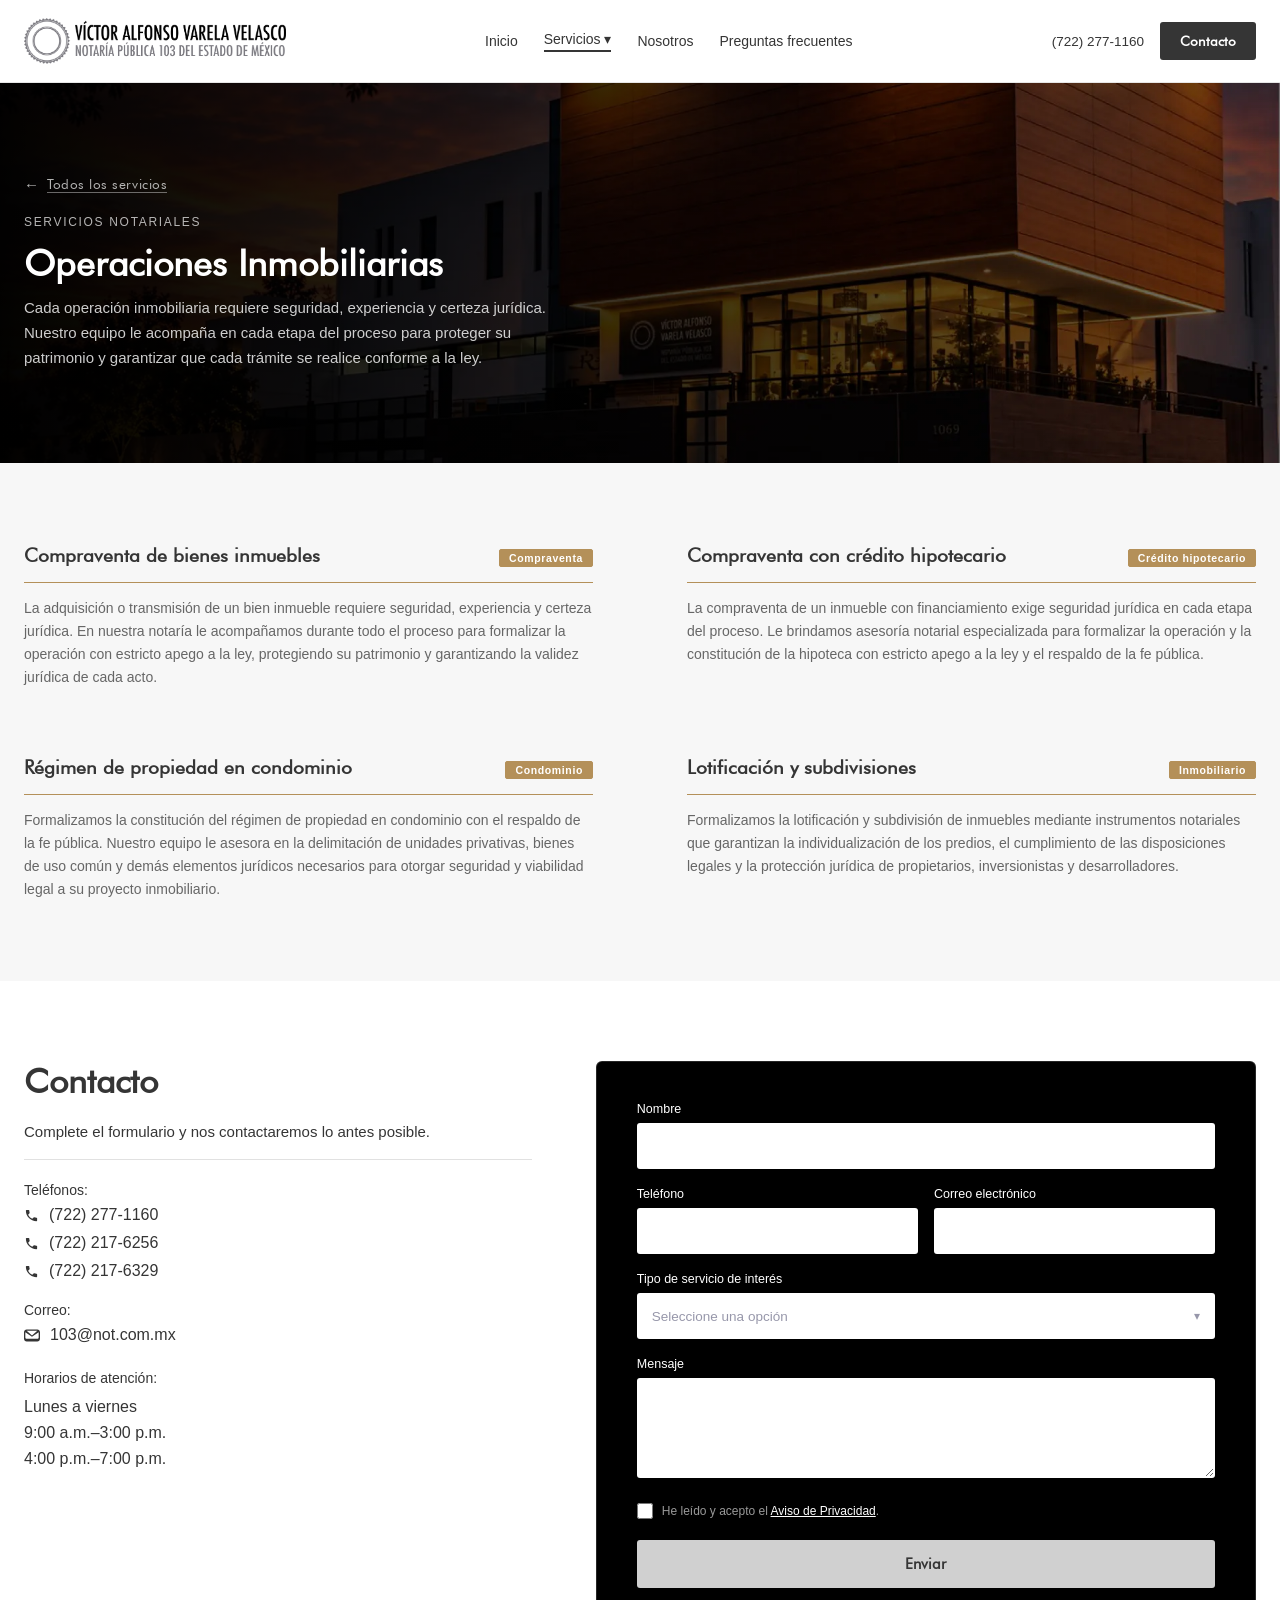
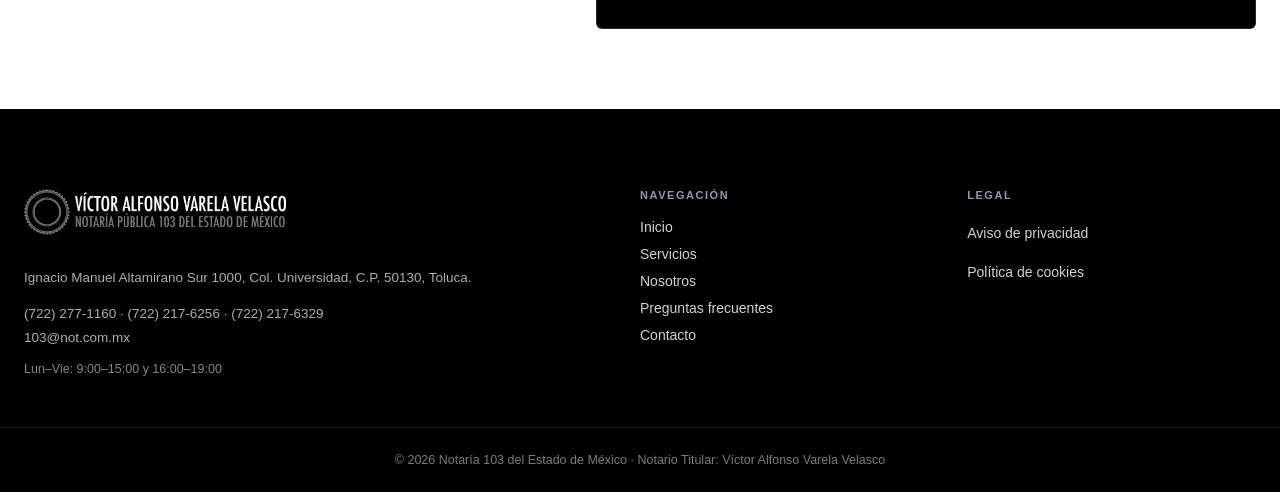
<file: servicios-bienes-inmuebles.html>
<!DOCTYPE html>
<html lang="es">
<head>
<meta charset="utf-8">
<meta name="viewport" content="width=device-width, initial-scale=1">
<title>Operaciones Inmobiliarias | Notaría 103 del Estado de México</title>
<meta name="description" content="Compraventa de inmuebles, compraventa con crédito hipotecario, régimen de condominio y lotificación en la Notaría 103 del Estado de México.">
<link rel="canonical" href="https://www.not103.com.mx/servicios-bienes-inmuebles.html">
<meta name="robots" content="index, follow">
<meta property="og:type" content="website">
<meta property="og:site_name" content="Notaría 103 del Estado de México">
<meta property="og:title" content="Operaciones Inmobiliarias | Notaría 103 del Estado de México">
<meta property="og:description" content="Compraventa de inmuebles, compraventa con crédito hipotecario, régimen de condominio y lotificación en la Notaría 103 del Estado de México.">
<meta property="og:locale" content="es_MX">
<meta name="twitter:card" content="summary_large_image">
<meta name="twitter:title" content="Operaciones Inmobiliarias | Notaría 103 del Estado de México">
<meta name="twitter:description" content="Compraventa de inmuebles, compraventa con crédito hipotecario, régimen de condominio y lotificación en la Notaría 103 del Estado de México.">
<link rel="stylesheet" href="assets/css/styles.css">

</head>
<body>

    <nav class="main-nav" style="background:#fff; border-bottom:1px solid rgba(53,53,53,0.12); padding:18px 0; position:sticky; top:0; z-index:100;">
      <div class="container" style="display:flex; align-items:center; justify-content:space-between; gap:20px; flex-wrap:wrap;">
        <a href="index.html" style="display:inline-flex;"><img src="assets/images/logo-notaria.png" alt="Notaría 103 del Estado de México" class="nav-logo" style="height:46px;object-fit:contain"></a>
        <div class="desk-nav-links" style="display:flex; align-items:center; gap:26px; flex-wrap:wrap;">
          <a href="index.html" style="font-size:14px;color:#353535;text-decoration:none;">Inicio</a>
          <div class="nav-dd"><span style="font-size:14px;color:#353535;font-weight:500;border-bottom:2px solid #353535;padding-bottom:3px;text-decoration:none;cursor:pointer;">Servicios ▾</span><div class="nav-dd-menu">
<a href="servicios-bienes-inmuebles.html">Operaciones Inmobiliarias</a>
<a href="servicios-credito-e-hipotecas.html">Crédito Hipotecario</a>
<a href="servicios-empresarial.html">Gobierno corporativo</a>
<a href="servicios-familia.html">Familia y patrimonio</a>
<a href="servicios-representacion.html">Poderes notariales</a>
          </div></div>
          <a href="nosotros.html" style="font-size:14px;color:#353535;text-decoration:none;">Nosotros</a>
          <a href="preguntas-frecuentes.html" style="font-size:14px;color:#353535;text-decoration:none;">Preguntas frecuentes</a>
        </div>
        <div class="desk-actions" style="display:flex; align-items:center; gap:16px;">
          <a href="tel:+527222771160" style="font-size:13.5px;color:#353535;text-decoration:none;font-weight:500;white-space:nowrap;">(722) 277-1160</a>
          <a href="index.html#contacto" style="display:inline-flex;text-decoration:none;"><span style="background:#353535;color:#fff;padding:11px 20px;border-radius:3px;font-family:'Futura Book',sans-serif;font-weight:600;font-size:13.5px;">Contacto</span></a>
        </div>
        <div class="mob-controls" style="display:none; align-items:center; gap:8px;">
          <a href="index.html#contacto" style="background:#353535;color:#fff;padding:0 15px;border-radius:3px;font-family:'Futura Book',sans-serif;font-weight:600;font-size:13px;text-decoration:none;min-height:44px;display:inline-flex;align-items:center;white-space:nowrap;">Contacto</a>
          <button id="mobMenuBtn" aria-label="Abrir menú" style="background:none;border:none;cursor:pointer;min-width:44px;min-height:44px;display:flex;flex-direction:column;gap:5px;align-items:center;justify-content:center;flex-shrink:0;">
            <span style="width:20px;height:2px;background:#353535;display:block;border-radius:1px;"></span>
            <span style="width:20px;height:2px;background:#353535;display:block;border-radius:1px;"></span>
            <span style="width:20px;height:2px;background:#353535;display:block;border-radius:1px;"></span>
          </button>
        </div>
      </div>
    </nav>

    <div id="mobMenu" class="mob-menu" style="position:fixed;inset:0;z-index:9999;flex-direction:column;">
      <div style="background:#353535;padding:12px 18px;display:flex;align-items:center;justify-content:space-between;flex-shrink:0;">
        <img src="assets/images/logo-notaria.png" alt="Notaría 103" style="height:40px;object-fit:contain;filter:brightness(0) invert(1);">
        <div style="display:flex;align-items:center;gap:8px;">
          <a href="index.html#contacto" style="background:#fff;color:#353535;padding:0 15px;border-radius:3px;font-family:'Futura Book',sans-serif;font-weight:600;font-size:13px;text-decoration:none;min-height:44px;display:inline-flex;align-items:center;white-space:nowrap;">Contacto</a>
          <button id="mobMenuClose" aria-label="Cerrar menú" style="background:none;border:none;cursor:pointer;min-width:44px;min-height:44px;display:flex;align-items:center;justify-content:center;flex-shrink:0;">
            <svg width="20" height="20" viewBox="0 0 20 20" fill="none"><line x1="3" y1="3" x2="17" y2="17" stroke="#fff" stroke-width="2" stroke-linecap="round"></line><line x1="17" y1="3" x2="3" y2="17" stroke="#fff" stroke-width="2" stroke-linecap="round"></line></svg>
          </button>
        </div>
      </div>
      <div style="background:#fff;flex:1;overflow-y:auto;display:flex;flex-direction:column;">
        <nav>
          <a href="index.html" style="display:block;padding:16px 22px;font-family:'Roboto',sans-serif;font-size:15px;color:#353535;text-decoration:none;font-weight:500;border-bottom:1px solid rgba(53,53,53,0.1);">Inicio</a>
          <div>
            <button id="mobServBtn" style="width:100%;display:flex;align-items:center;justify-content:space-between;padding:16px 22px;background:none;border:none;border-bottom:1px solid rgba(53,53,53,0.1);cursor:pointer;text-align:left;">
              <span style="font-family:'Roboto',sans-serif;font-size:15px;color:#353535;font-weight:500;">Servicios</span>
              <span id="mobChevron" class="mob-chevron" style="font-size:12px;color:#9797AA;">▾</span>
            </button>
            <div id="mobServPanel" class="mob-serv-panel" style="background:#fff;border-bottom:1px solid rgba(53,53,53,0.1);">
              <a href="servicios-bienes-inmuebles.html" style="display:block;padding:12px 22px 12px 38px;font-size:13.5px;color:#9797AA;text-decoration:none;border-bottom:1px solid rgba(53,53,53,0.1);font-family:'Roboto',sans-serif;">Operaciones Inmobiliarias</a>
              <a href="servicios-credito-e-hipotecas.html" style="display:block;padding:12px 22px 12px 38px;font-size:13.5px;color:#9797AA;text-decoration:none;border-bottom:1px solid rgba(53,53,53,0.1);font-family:'Roboto',sans-serif;">Crédito Hipotecario</a>
              <a href="servicios-empresarial.html" style="display:block;padding:12px 22px 12px 38px;font-size:13.5px;color:#9797AA;text-decoration:none;border-bottom:1px solid rgba(53,53,53,0.1);font-family:'Roboto',sans-serif;">Gobierno corporativo</a>
              <a href="servicios-familia.html" style="display:block;padding:12px 22px 12px 38px;font-size:13.5px;color:#9797AA;text-decoration:none;border-bottom:1px solid rgba(53,53,53,0.1);font-family:'Roboto',sans-serif;">Familia y patrimonio</a>
              <a href="servicios-representacion.html" style="display:block;padding:12px 22px 12px 38px;font-size:13.5px;color:#9797AA;text-decoration:none;border-bottom:1px solid rgba(53,53,53,0.1);font-family:'Roboto',sans-serif;">Poderes notariales</a>
            </div>
          </div>
          <a href="nosotros.html" style="display:block;padding:16px 22px;font-family:'Roboto',sans-serif;font-size:15px;color:#353535;text-decoration:none;border-bottom:1px solid rgba(53,53,53,0.1);">Nosotros</a>
          <a href="preguntas-frecuentes.html" style="display:block;padding:16px 22px;font-family:'Roboto',sans-serif;font-size:15px;color:#353535;text-decoration:none;border-bottom:1px solid rgba(53,53,53,0.1);">Preguntas frecuentes</a>
        </nav>
        <div style="padding:18px 22px;border-top:1px solid rgba(53,53,53,0.15);margin-top:auto;">
          <p style="font-family:'Roboto',sans-serif;font-size:12px;color:#9797AA;margin:0;">(722) 277-1160 · 103@not.com.mx</p>
        </div>
      </div>
    </div>
    <div style="background:url('assets/images/hero-operaciones-inmobiliarias.webp') center/cover no-repeat; position:relative; display:grid; align-items:center; min-height:380px;">
      <div style="position:absolute;inset:0;background:linear-gradient(to right, rgba(0,0,0,0.98), rgba(0,0,0,0));"></div>
      <div style="width:100%;">
      <div class="container" style="position:relative;z-index:1;padding-top:56px;padding-bottom:56px;">
      <a href="index.html#servicios" style="display:inline-flex;align-items:center;gap:8px;margin-bottom:22px;text-decoration:none;white-space:nowrap;">
        <span style="font-size:15px;color:rgba(255,255,255,0.7);">←</span>
        <span style="font-family:'Futura Book',sans-serif;font-weight:500;font-size:13.5px;color:rgba(255,255,255,0.7);letter-spacing:0.04em;border-bottom:1px solid rgba(255,255,255,0.4);white-space:nowrap;">Todos los servicios</span>
      </a>
      <div style="max-width:760px;">
        <div style="font-family:'Roboto',sans-serif;font-weight:500;font-size:12px;letter-spacing:0.14em;text-transform:uppercase;color:rgba(255,255,255,0.7);margin-bottom:14px;">Servicios notariales</div>
        <h1 style="font-family:'Futura Book',sans-serif;font-weight:700;font-size:clamp(22px,3.5vw,36px);color:#fff;margin:0 0 14px;line-height:1.1;">Operaciones Inmobiliarias</h1>
        <p style="font-size: 15px; line-height: 1.65; color: rgba(255,255,255,0.8); margin: 0; max-width: 523px;">Cada operación inmobiliaria requiere seguridad, experiencia y certeza jurídica. Nuestro equipo le acompaña en cada etapa del proceso para proteger su patrimonio y garantizar que cada trámite se realice conforme a la ley.</p>
      </div>
      </div>
      </div>
    </div>

    <div class="sec-pad" style="background:rgba(53,53,53,0.04);">
      <div class="op-services-grid container" style="display:grid;grid-template-columns:repeat(2,1fr);gap:66px 94px;">

        <div style="display:flex;flex-direction:column;gap:14px;">
          <div style="display:flex;align-items:baseline;justify-content:space-between;gap:16px;">
            <h3 style="font-family:'Futura Book',sans-serif;font-weight:600;font-size:19px;color:#353535;margin:0;line-height:1.3;">Compraventa de bienes inmuebles</h3>
            <span style="border:1px solid #B49059;background:#B49059;border-radius:2px;padding:2px 9px;font-size:10.5px;color:#fff;font-weight:600;letter-spacing:0.06em;font-family:'Roboto',sans-serif;white-space:nowrap;">Compraventa</span>
          </div>
          <div style="border-bottom:1px solid #B49059;"></div>
          <p style="font-size:14px;line-height:1.65;color:rgba(53,53,53,0.75);margin:0;">La adquisición o transmisión de un bien inmueble requiere seguridad, experiencia y certeza jurídica. En nuestra notaría le acompañamos durante todo el proceso para formalizar la operación con estricto apego a la ley, protegiendo su patrimonio y garantizando la validez jurídica de cada acto.</p>
        </div>
        <div style="display:flex;flex-direction:column;gap:14px;">
          <div style="display:flex;align-items:baseline;justify-content:space-between;gap:16px;">
            <h3 style="font-family:'Futura Book',sans-serif;font-weight:600;font-size:19px;color:#353535;margin:0;line-height:1.3;">Compraventa con crédito hipotecario</h3>
            <span style="border:1px solid #B49059;background:#B49059;border-radius:2px;padding:2px 9px;font-size:10.5px;color:#fff;font-weight:600;letter-spacing:0.06em;font-family:'Roboto',sans-serif;white-space:nowrap;">Crédito hipotecario</span>
          </div>
          <div style="border-bottom:1px solid #B49059;"></div>
          <p style="font-size:14px;line-height:1.65;color:rgba(53,53,53,0.75);margin:0;">La compraventa de un inmueble con financiamiento exige seguridad jurídica en cada etapa del proceso. Le brindamos asesoría notarial especializada para formalizar la operación y la constitución de la hipoteca con estricto apego a la ley y el respaldo de la fe pública.</p>
        </div>
        <div style="display:flex;flex-direction:column;gap:14px;">
          <div style="display:flex;align-items:baseline;justify-content:space-between;gap:16px;">
            <h3 style="font-family:'Futura Book',sans-serif;font-weight:600;font-size:19px;color:#353535;margin:0;line-height:1.3;">Régimen de propiedad en condominio</h3>
            <span style="border:1px solid #B49059;background:#B49059;border-radius:2px;padding:2px 9px;font-size:10.5px;color:#fff;font-weight:600;letter-spacing:0.06em;font-family:'Roboto',sans-serif;white-space:nowrap;">Condominio</span>
          </div>
          <div style="border-bottom:1px solid #B49059;"></div>
          <p style="font-size:14px;line-height:1.65;color:rgba(53,53,53,0.75);margin:0;">Formalizamos la constitución del régimen de propiedad en condominio con el respaldo de la fe pública. Nuestro equipo le asesora en la delimitación de unidades privativas, bienes de uso común y demás elementos jurídicos necesarios para otorgar seguridad y viabilidad legal a su proyecto inmobiliario.</p>
        </div>
        <div style="display:flex;flex-direction:column;gap:14px;">
          <div style="display:flex;align-items:baseline;justify-content:space-between;gap:16px;">
            <h3 style="font-family:'Futura Book',sans-serif;font-weight:600;font-size:19px;color:#353535;margin:0;line-height:1.3;">Lotificación y subdivisiones</h3>
            <span style="border:1px solid #B49059;background:#B49059;border-radius:2px;padding:2px 9px;font-size:10.5px;color:#fff;font-weight:600;letter-spacing:0.06em;font-family:'Roboto',sans-serif;white-space:nowrap;">Inmobiliario</span>
          </div>
          <div style="border-bottom:1px solid #B49059;"></div>
          <p style="font-size:14px;line-height:1.65;color:rgba(53,53,53,0.75);margin:0;">Formalizamos la lotificación y subdivisión de inmuebles mediante instrumentos notariales que garantizan la individualización de los predios, el cumplimiento de las disposiciones legales y la protección jurídica de propietarios, inversionistas y desarrolladores.</p>
        </div>
      </div>
    </div>

    
    <div id="contacto" class="sec-pad" style="background:#fff;">
      <div class="contact-2col container" style="display:grid; grid-template-columns:1fr 1.3fr; gap:clamp(32px,5vw,64px); align-items:start;">
        <div>
          <h3 style="font-family:'Futura Book',sans-serif;font-weight:900;font-size:clamp(24px,3.5vw,34px);color:#353535;margin:0 0 18px;line-height:1.18;">Contacto</h3>
          <p style="font-size:15px;line-height:1.75;color:#353535;margin:0 0 14px;">Complete el formulario y nos contactaremos lo antes posible.</p>
          <div class="contact-info-block" style="border-top:1px solid rgba(53,53,53,0.15);padding-top:22px;">
            <p style="font-size:14px;font-weight:500;color:#353535;margin:0 0 8px;">Teléfonos:</p>
            <a href="tel:+527222771160" style="display:flex;align-items:center;gap:10px;color:#353535;text-decoration:none;font-size:16px;margin-bottom:10px;"><svg width="15" height="15" viewBox="0 0 24 24" fill="#353535" style="flex-shrink:0;"><path d="M6.62 10.79c1.44 2.83 3.76 5.14 6.59 6.59l2.2-2.2c.27-.27.67-.36 1.02-.24 1.12.37 2.33.57 3.57.57.55 0 1 .45 1 1V20c0 .55-.45 1-1 1-9.39 0-17-7.61-17-17 0-.55.45-1 1-1h3.5c.55 0 1 .45 1 1 0 1.25.2 2.45.57 3.57.11.35.03.74-.25 1.02l-2.2 2.2z"></path></svg> (722) 277-1160</a>
            <a href="tel:+527222176256" style="display:flex;align-items:center;gap:10px;color:#353535;text-decoration:none;font-size:16px;margin-bottom:10px;"><svg width="15" height="15" viewBox="0 0 24 24" fill="#353535" style="flex-shrink:0;"><path d="M6.62 10.79c1.44 2.83 3.76 5.14 6.59 6.59l2.2-2.2c.27-.27.67-.36 1.02-.24 1.12.37 2.33.57 3.57.57.55 0 1 .45 1 1V20c0 .55-.45 1-1 1-9.39 0-17-7.61-17-17 0-.55.45-1 1-1h3.5c.55 0 1 .45 1 1 0 1.25.2 2.45.57 3.57.11.35.03.74-.25 1.02l-2.2 2.2z"></path></svg> (722) 217-6256</a>
            <a href="tel:+527222176329" style="display:flex;align-items:center;gap:10px;color:#353535;text-decoration:none;font-size:16px;margin-bottom:10px;"><svg width="15" height="15" viewBox="0 0 24 24" fill="#353535" style="flex-shrink:0;"><path d="M6.62 10.79c1.44 2.83 3.76 5.14 6.59 6.59l2.2-2.2c.27-.27.67-.36 1.02-.24 1.12.37 2.33.57 3.57.57.55 0 1 .45 1 1V20c0 .55-.45 1-1 1-9.39 0-17-7.61-17-17 0-.55.45-1 1-1h3.5c.55 0 1 .45 1 1 0 1.25.2 2.45.57 3.57.11.35.03.74-.25 1.02l-2.2 2.2z"></path></svg> (722) 217-6329</a>
            <p style="font-size:14px;font-weight:500;color:#353535;margin:22px 0 8px;">Correo:</p>
            <a href="mailto:103@not.com.mx" style="display:flex;align-items:center;gap:10px;color:#353535;text-decoration:none;font-size:16px;margin-bottom:26px;"><svg width="16" height="13" viewBox="0 0 24 18" fill="#353535" style="flex-shrink:0;"><path d="M20 0H4C1.8 0 0 1.8 0 4v10c0 2.2 1.8 4 4 4h16c2.2 0 4-1.8 4-4V4c0-2.2-1.8-4-4-4zm0 2L12 9 4 2h16zm0 12H4c-1.1 0-2-.9-2-2V4l10 7 10-7v8c0 1.1-.9 2-2 2z"></path></svg> 103@not.com.mx</a>
            <div style="margin-top:8px;">
              <p style="font-size:14px;font-weight:500;color:#353535;margin:0 0 8px;">Horarios de atención:</p>
              <p style="font-size:16px;color:#353535;line-height:1.6;margin:0;">Lunes a viernes<br>9:00 a.m.–3:00 p.m.<br>4:00 p.m.–7:00 p.m.</p>
            </div>
          </div>
        </div>
        <form class="contact-form" action="#" method="post" style="background:#000; border:1px solid rgba(255,255,255,0.15); border-radius:6px; padding:clamp(28px,4vw,40px);">
          <div style="margin-bottom:18px;">
            <label for="f-name" style="display:block;font-size:12.5px;font-weight:500;color:#fff;margin-bottom:7px;">Nombre</label>
            <input id="f-name" name="nombre" type="text" required style="width:100%;height:46px;background:#fff;border:1px solid rgba(255,255,255,0.2);border-radius:3px;padding:0 12px;font-size:14px;font-family:'Roboto',sans-serif;box-sizing:border-box;">
          </div>
          <div class="form-phone-email" style="display:grid; grid-template-columns:1fr 1fr; gap:16px; margin-bottom:18px;">
            <div>
              <label for="f-phone" style="display:block;font-size:12.5px;font-weight:500;color:#fff;margin-bottom:7px;">Teléfono</label>
              <input id="f-phone" name="telefono" type="tel" style="width:100%;height:46px;background:#fff;border:1px solid rgba(255,255,255,0.2);border-radius:3px;padding:0 12px;font-size:14px;font-family:'Roboto',sans-serif;box-sizing:border-box;">
            </div>
            <div>
              <label for="f-email" style="display:block;font-size:12.5px;font-weight:500;color:#fff;margin-bottom:7px;">Correo electrónico</label>
              <input id="f-email" name="correo" type="email" required style="width:100%;height:46px;background:#fff;border:1px solid rgba(255,255,255,0.2);border-radius:3px;padding:0 12px;font-size:14px;font-family:'Roboto',sans-serif;box-sizing:border-box;">
            </div>
          </div>
          <div style="margin-bottom:18px;">
            <label style="display:block;font-size:12.5px;font-weight:500;color:#fff;margin-bottom:7px;">Tipo de servicio de interés</label>
            <div class="service-dd" style="position:relative;">
              <div class="service-dd-trigger" style="height:46px;background:#fff;border:1px solid rgba(255,255,255,0.2);border-radius:3px;display:flex;align-items:center;justify-content:space-between;padding:0 14px;font-size:13.5px;cursor:pointer;">
                <span class="service-dd-label" style="color:#9797AA;">Seleccione una opción</span>
                <span class="service-dd-chevron" style="font-size:12px;color:#9797AA;">▾</span>
              </div>
              <input type="hidden" name="servicio" class="service-dd-value">
              <div class="service-dd-panel" style="position:absolute;top:calc(100% + 4px);left:0;right:0;background:#fff;border:1px solid rgba(53,53,53,0.2);border-radius:4px;box-shadow:0 8px 24px rgba(0,0,0,0.14);z-index:50;max-height:300px;overflow-y:auto;padding:6px 0;"></div>
            </div>
          </div>
          <div style="margin-bottom:20px;">
            <label for="f-msg" style="display:block;font-size:12.5px;font-weight:500;color:#fff;margin-bottom:7px;">Mensaje</label>
            <textarea id="f-msg" name="mensaje" style="width:100%;height:100px;background:#fff;border:1px solid rgba(255,255,255,0.2);border-radius:3px;padding:10px 12px;font-size:14px;font-family:'Roboto',sans-serif;box-sizing:border-box;resize:vertical;"></textarea>
          </div>
          <label style="display:flex;align-items:flex-start;gap:9px;margin-bottom:20px;font-size:12px;color:rgba(255,255,255,0.6);line-height:1.5;cursor:pointer;">
            <input type="checkbox" required style="width:16px;height:16px;margin:1px 0 0;flex-shrink:0;">
            <span>He leído y acepto el <span style="color:#fff;text-decoration:underline;">Aviso de Privacidad</span>.</span>
          </label>
          <button type="submit" style="background:#d0d0d0;color:#353535;padding:15px;border:none;border-radius:3px;font-family:'Futura Book',sans-serif;font-weight:600;font-size:15px;text-align:center;cursor:pointer;width:100%;">Enviar</button>
        </form>
      </div>
    </div>
    
    <footer class="sec-pad" style="background:#000; padding-bottom:0;">
      <div class="footer-3col container" style="display:grid; grid-template-columns:2fr 1fr 1fr; gap:clamp(24px,3vw,48px); padding-bottom:48px;">
        <div>
          <div class="footer-desk-contact">
            <a href="index.html" style="display:inline-flex;"><img src="assets/images/logo-notaria-blanco.png" alt="Notaría 103" style="height:46px;object-fit:contain;margin-bottom:32px;"></a>
            <p style="margin:0 0 14px;color:rgba(255,255,255,0.68);font-size:13.5px;line-height:1.6;">Ignacio Manuel Altamirano Sur 1000, Col. Universidad, C.P. 50130, Toluca.</p>
            <p style="margin:0 0 4px;color:rgba(255,255,255,0.68);font-size:13.5px;line-height:1.7;">(722) 277-1160 · (722) 217-6256 · (722) 217-6329</p>
            <p style="margin:0 0 14px;color:rgba(255,255,255,0.68);font-size:13.5px;">103@not.com.mx</p>
            <p style="margin:0;color:rgba(255,255,255,0.52);font-size:12.5px;line-height:1.6;">Lun–Vie: 9:00–15:00 y 16:00–19:00</p>
          </div>
          <div class="footer-mob-contact" style="display:none;">
            <a href="index.html" style="display:inline-flex;margin-bottom:24px;"><img src="assets/images/logo-notaria-blanco.png" alt="Notaría 103" style="height:40px;object-fit:contain;"></a>
            <a href="https://maps.google.com/?q=Ignacio+Manuel+Altamirano+Sur+1000,+Toluca,+Mexico" target="_blank" rel="noopener" style="display:flex;align-items:flex-start;justify-content:center;gap:14px;border:1px solid rgba(255,255,255,0.15);border-radius:8px;padding:14px 18px;margin-bottom:28px;text-decoration:none;color:rgba(255,255,255,0.68);"><svg style="flex-shrink:0;margin-top:2px;" width="14" height="18" viewBox="0 0 14 18" fill="#9797AA"><path d="M7 0C3.13 0 0 3.13 0 7c0 5.25 7 11 7 11s7-5.75 7-11c0-3.87-3.13-7-7-7zm0 9.5C5.62 9.5 4.5 8.38 4.5 7S5.62 4.5 7 4.5 9.5 5.62 9.5 7 8.38 9.5 7 9.5z"></path></svg><span style="font-size:13.5px;line-height:1.6;text-align:center;">Ignacio Manuel Altamirano Sur 1000, Col. Universidad, C.P. 50130, Toluca, México.</span></a>
            <div style="display:flex;flex-direction:column;gap:0;margin-bottom:6px;">
              <a href="tel:+527222771160" style="display:flex;align-items:center;justify-content:center;gap:14px;min-height:30px;color:rgba(255,255,255,0.68);text-decoration:none;font-size:15px;"><svg width="16" height="16" viewBox="0 0 24 24" fill="#9797AA"><path d="M6.62 10.79c1.44 2.83 3.76 5.14 6.59 6.59l2.2-2.2c.27-.27.67-.36 1.02-.24 1.12.37 2.33.57 3.57.57.55 0 1 .45 1 1V20c0 .55-.45 1-1 1-9.39 0-17-7.61-17-17 0-.55.45-1 1-1h3.5c.55 0 1 .45 1 1 0 1.25.2 2.45.57 3.57.11.35.03.74-.25 1.02l-2.2 2.2z"></path></svg>(722) 277-1160</a>
              <a href="tel:+527222176256" style="display:flex;align-items:center;justify-content:center;gap:14px;min-height:30px;color:rgba(255,255,255,0.68);text-decoration:none;font-size:15px;"><svg width="16" height="16" viewBox="0 0 24 24" fill="#9797AA"><path d="M6.62 10.79c1.44 2.83 3.76 5.14 6.59 6.59l2.2-2.2c.27-.27.67-.36 1.02-.24 1.12.37 2.33.57 3.57.57.55 0 1 .45 1 1V20c0 .55-.45 1-1 1-9.39 0-17-7.61-17-17 0-.55.45-1 1-1h3.5c.55 0 1 .45 1 1 0 1.25.2 2.45.57 3.57.11.35.03.74-.25 1.02l-2.2 2.2z"></path></svg>(722) 217-6256</a>
              <a href="tel:+527222176329" style="display:flex;align-items:center;justify-content:center;gap:14px;min-height:30px;color:rgba(255,255,255,0.68);text-decoration:none;font-size:15px;"><svg width="16" height="16" viewBox="0 0 24 24" fill="#9797AA"><path d="M6.62 10.79c1.44 2.83 3.76 5.14 6.59 6.59l2.2-2.2c.27-.27.67-.36 1.02-.24 1.12.37 2.33.57 3.57.57.55 0 1 .45 1 1V20c0 .55-.45 1-1 1-9.39 0-17-7.61-17-17 0-.55.45-1 1-1h3.5c.55 0 1 .45 1 1 0 1.25.2 2.45.57 3.57.11.35.03.74-.25 1.02l-2.2 2.2z"></path></svg>(722) 217-6329</a>
            </div>
            <a href="mailto:103@not.com.mx" style="display:flex;align-items:center;justify-content:center;gap:14px;min-height:44px;color:rgba(255,255,255,0.68);text-decoration:none;font-size:14px;margin-bottom:4px;"><svg width="18" height="14" viewBox="0 0 24 18" fill="#9797AA"><path d="M20 0H4C1.8 0 0 1.8 0 4v10c0 2.2 1.8 4 4 4h16c2.2 0 4-1.8 4-4V4c0-2.2-1.8-4-4-4zm0 2L12 9 4 2h16zm0 12H4c-1.1 0-2-.9-2-2V4l10 7 10-7v8c0 1.1-.9 2-2 2z"></path></svg>103@not.com.mx</a>
            <div style="display:flex;align-items:center;justify-content:center;gap:14px;color:rgba(255,255,255,0.52);font-size:13px;min-height:40px;"><svg width="16" height="16" viewBox="0 0 24 24" fill="none" stroke="#9797AA" stroke-width="2" stroke-linecap="round" stroke-linejoin="round"><circle cx="12" cy="12" r="10"></circle><polyline points="12 6 12 12 16 14"></polyline></svg>Lun–Vie: 9:00–15:00 y 16:00–19:00</div>
          </div>
        </div>
        <div class="footer-nav-col">
          <div style="font-family:'Roboto',sans-serif;font-weight:700;font-size:11px;letter-spacing:0.14em;text-transform:uppercase;color:#9797AA;margin-bottom:18px;">Navegación</div>
          <div style="display:flex;flex-direction:column;gap:11px;">
            <a href="index.html" style="color:rgba(255,255,255,0.82);font-size:14px;text-decoration:none;">Inicio</a>
            <a href="index.html#servicios" style="color:rgba(255,255,255,0.82);font-size:14px;text-decoration:none;">Servicios</a>
            <a href="nosotros.html" style="color:rgba(255,255,255,0.82);font-size:14px;text-decoration:none;">Nosotros</a>
            <a href="preguntas-frecuentes.html" style="color:rgba(255,255,255,0.82);font-size:14px;text-decoration:none;">Preguntas frecuentes</a>
            <a href="index.html#contacto" style="color:rgba(255,255,255,0.82);font-size:14px;text-decoration:none;">Contacto</a>
          </div>
        </div>
        <div class="footer-legal-col">
          <div style="font-family:'Roboto',sans-serif;font-weight:700;font-size:11px;letter-spacing:0.14em;text-transform:uppercase;color:#9797AA;margin-bottom:18px;">Legal</div>
          <div class="footer-legal-links" style="display:flex;flex-direction:column;gap:11px;">
            <a href="#" style="color:rgba(255,255,255,0.82);font-size:14px;text-decoration:none;padding:6px 0;">Aviso de privacidad</a>
            <span class="footer-legal-sep" style="display:none;color:rgba(255,255,255,0.28);padding:0 10px;align-self:center;">|</span>
            <a href="#" style="color:rgba(255,255,255,0.82);font-size:14px;text-decoration:none;padding:6px 0;">Política de cookies</a>
          </div>
        </div>
      </div>
      <div class="footer-copyright container" style="border-top:1px solid rgba(255,255,255,0.1); padding-top:22px; padding-bottom:22px; text-align:center;">
        <p style="margin:0;color:rgba(255,255,255,0.48);font-size:12.5px;line-height:1.6;">© 2026 Notaría 103 del Estado de México · Notario Titular: Víctor Alfonso Varela Velasco</p>
      </div>
    </footer>
<script src="assets/js/main.js"></script>
</body>
</html>
</file>
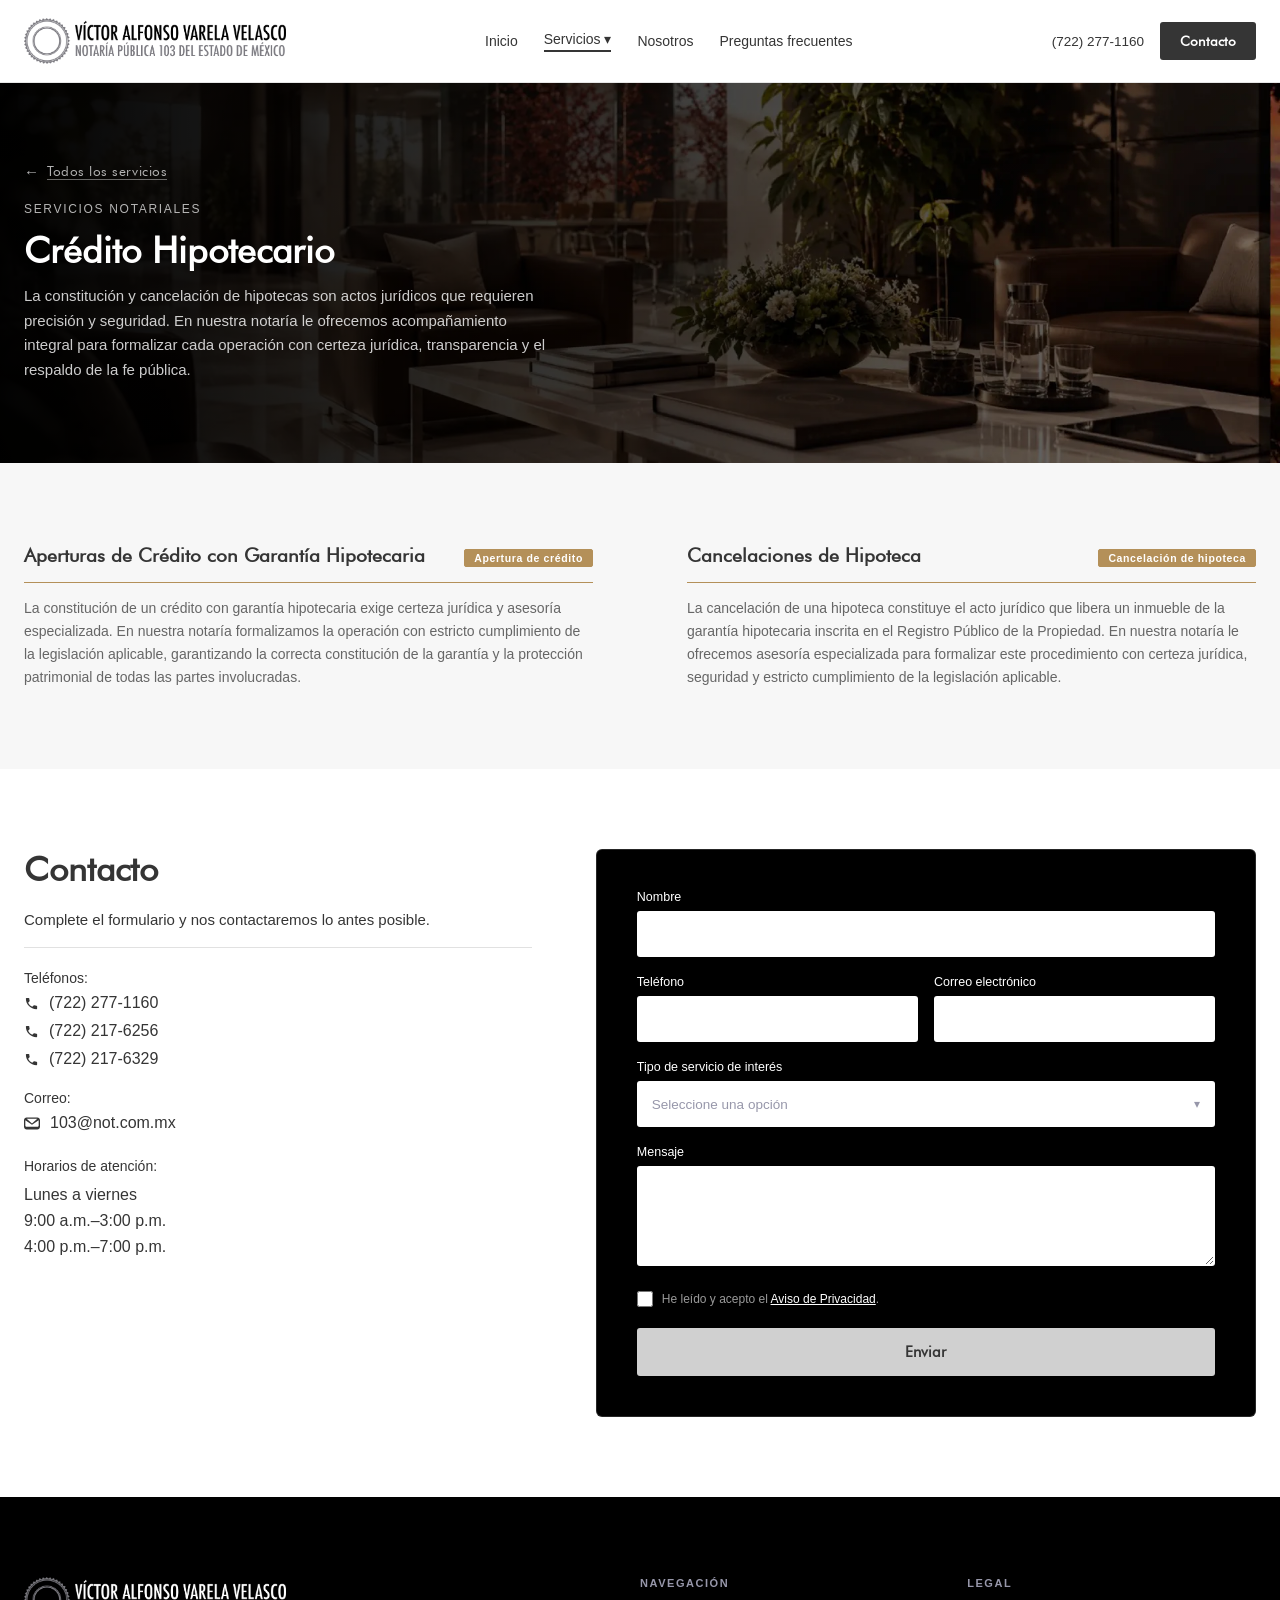
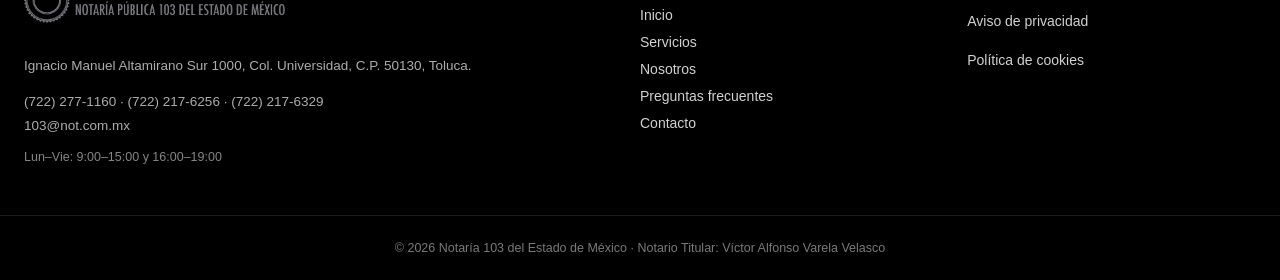
<file: servicios-credito-e-hipotecas.html>
<!DOCTYPE html>
<html lang="es">
<head>
<meta charset="utf-8">
<meta name="viewport" content="width=device-width, initial-scale=1">
<title>Crédito Hipotecario | Notaría 103 del Estado de México</title>
<meta name="description" content="Apertura de crédito con garantía hipotecaria y cancelación de hipoteca en la Notaría 103 del Estado de México.">
<link rel="canonical" href="https://www.not103.com.mx/servicios-credito-e-hipotecas.html">
<meta name="robots" content="index, follow">
<meta property="og:type" content="website">
<meta property="og:site_name" content="Notaría 103 del Estado de México">
<meta property="og:title" content="Crédito Hipotecario | Notaría 103 del Estado de México">
<meta property="og:description" content="Apertura de crédito con garantía hipotecaria y cancelación de hipoteca en la Notaría 103 del Estado de México.">
<meta property="og:locale" content="es_MX">
<meta name="twitter:card" content="summary_large_image">
<meta name="twitter:title" content="Crédito Hipotecario | Notaría 103 del Estado de México">
<meta name="twitter:description" content="Apertura de crédito con garantía hipotecaria y cancelación de hipoteca en la Notaría 103 del Estado de México.">
<link rel="stylesheet" href="assets/css/styles.css">

</head>
<body>

    <nav class="main-nav" style="background:#fff; border-bottom:1px solid rgba(53,53,53,0.12); padding:18px 0; position:sticky; top:0; z-index:100;">
      <div class="container" style="display:flex; align-items:center; justify-content:space-between; gap:20px; flex-wrap:wrap;">
        <a href="index.html" style="display:inline-flex;"><img src="assets/images/logo-notaria.png" alt="Notaría 103 del Estado de México" class="nav-logo" style="height:46px;object-fit:contain"></a>
        <div class="desk-nav-links" style="display:flex; align-items:center; gap:26px; flex-wrap:wrap;">
          <a href="index.html" style="font-size:14px;color:#353535;text-decoration:none;">Inicio</a>
          <div class="nav-dd"><span style="font-size:14px;color:#353535;font-weight:500;border-bottom:2px solid #353535;padding-bottom:3px;text-decoration:none;cursor:pointer;">Servicios ▾</span><div class="nav-dd-menu">
<a href="servicios-bienes-inmuebles.html">Operaciones Inmobiliarias</a>
<a href="servicios-credito-e-hipotecas.html">Crédito Hipotecario</a>
<a href="servicios-empresarial.html">Gobierno corporativo</a>
<a href="servicios-familia.html">Familia y patrimonio</a>
<a href="servicios-representacion.html">Poderes notariales</a>
          </div></div>
          <a href="nosotros.html" style="font-size:14px;color:#353535;text-decoration:none;">Nosotros</a>
          <a href="preguntas-frecuentes.html" style="font-size:14px;color:#353535;text-decoration:none;">Preguntas frecuentes</a>
        </div>
        <div class="desk-actions" style="display:flex; align-items:center; gap:16px;">
          <a href="tel:+527222771160" style="font-size:13.5px;color:#353535;text-decoration:none;font-weight:500;white-space:nowrap;">(722) 277-1160</a>
          <a href="index.html#contacto" style="display:inline-flex;text-decoration:none;"><span style="background:#353535;color:#fff;padding:11px 20px;border-radius:3px;font-family:'Futura Book',sans-serif;font-weight:600;font-size:13.5px;">Contacto</span></a>
        </div>
        <div class="mob-controls" style="display:none; align-items:center; gap:8px;">
          <a href="index.html#contacto" style="background:#353535;color:#fff;padding:0 15px;border-radius:3px;font-family:'Futura Book',sans-serif;font-weight:600;font-size:13px;text-decoration:none;min-height:44px;display:inline-flex;align-items:center;white-space:nowrap;">Contacto</a>
          <button id="mobMenuBtn" aria-label="Abrir menú" style="background:none;border:none;cursor:pointer;min-width:44px;min-height:44px;display:flex;flex-direction:column;gap:5px;align-items:center;justify-content:center;flex-shrink:0;">
            <span style="width:20px;height:2px;background:#353535;display:block;border-radius:1px;"></span>
            <span style="width:20px;height:2px;background:#353535;display:block;border-radius:1px;"></span>
            <span style="width:20px;height:2px;background:#353535;display:block;border-radius:1px;"></span>
          </button>
        </div>
      </div>
    </nav>

    <div id="mobMenu" class="mob-menu" style="position:fixed;inset:0;z-index:9999;flex-direction:column;">
      <div style="background:#353535;padding:12px 18px;display:flex;align-items:center;justify-content:space-between;flex-shrink:0;">
        <img src="assets/images/logo-notaria.png" alt="Notaría 103" style="height:40px;object-fit:contain;filter:brightness(0) invert(1);">
        <div style="display:flex;align-items:center;gap:8px;">
          <a href="index.html#contacto" style="background:#fff;color:#353535;padding:0 15px;border-radius:3px;font-family:'Futura Book',sans-serif;font-weight:600;font-size:13px;text-decoration:none;min-height:44px;display:inline-flex;align-items:center;white-space:nowrap;">Contacto</a>
          <button id="mobMenuClose" aria-label="Cerrar menú" style="background:none;border:none;cursor:pointer;min-width:44px;min-height:44px;display:flex;align-items:center;justify-content:center;flex-shrink:0;">
            <svg width="20" height="20" viewBox="0 0 20 20" fill="none"><line x1="3" y1="3" x2="17" y2="17" stroke="#fff" stroke-width="2" stroke-linecap="round"></line><line x1="17" y1="3" x2="3" y2="17" stroke="#fff" stroke-width="2" stroke-linecap="round"></line></svg>
          </button>
        </div>
      </div>
      <div style="background:#fff;flex:1;overflow-y:auto;display:flex;flex-direction:column;">
        <nav>
          <a href="index.html" style="display:block;padding:16px 22px;font-family:'Roboto',sans-serif;font-size:15px;color:#353535;text-decoration:none;font-weight:500;border-bottom:1px solid rgba(53,53,53,0.1);">Inicio</a>
          <div>
            <button id="mobServBtn" style="width:100%;display:flex;align-items:center;justify-content:space-between;padding:16px 22px;background:none;border:none;border-bottom:1px solid rgba(53,53,53,0.1);cursor:pointer;text-align:left;">
              <span style="font-family:'Roboto',sans-serif;font-size:15px;color:#353535;font-weight:500;">Servicios</span>
              <span id="mobChevron" class="mob-chevron" style="font-size:12px;color:#9797AA;">▾</span>
            </button>
            <div id="mobServPanel" class="mob-serv-panel" style="background:#fff;border-bottom:1px solid rgba(53,53,53,0.1);">
              <a href="servicios-bienes-inmuebles.html" style="display:block;padding:12px 22px 12px 38px;font-size:13.5px;color:#9797AA;text-decoration:none;border-bottom:1px solid rgba(53,53,53,0.1);font-family:'Roboto',sans-serif;">Operaciones Inmobiliarias</a>
              <a href="servicios-credito-e-hipotecas.html" style="display:block;padding:12px 22px 12px 38px;font-size:13.5px;color:#9797AA;text-decoration:none;border-bottom:1px solid rgba(53,53,53,0.1);font-family:'Roboto',sans-serif;">Crédito Hipotecario</a>
              <a href="servicios-empresarial.html" style="display:block;padding:12px 22px 12px 38px;font-size:13.5px;color:#9797AA;text-decoration:none;border-bottom:1px solid rgba(53,53,53,0.1);font-family:'Roboto',sans-serif;">Gobierno corporativo</a>
              <a href="servicios-familia.html" style="display:block;padding:12px 22px 12px 38px;font-size:13.5px;color:#9797AA;text-decoration:none;border-bottom:1px solid rgba(53,53,53,0.1);font-family:'Roboto',sans-serif;">Familia y patrimonio</a>
              <a href="servicios-representacion.html" style="display:block;padding:12px 22px 12px 38px;font-size:13.5px;color:#9797AA;text-decoration:none;border-bottom:1px solid rgba(53,53,53,0.1);font-family:'Roboto',sans-serif;">Poderes notariales</a>
            </div>
          </div>
          <a href="nosotros.html" style="display:block;padding:16px 22px;font-family:'Roboto',sans-serif;font-size:15px;color:#353535;text-decoration:none;border-bottom:1px solid rgba(53,53,53,0.1);">Nosotros</a>
          <a href="preguntas-frecuentes.html" style="display:block;padding:16px 22px;font-family:'Roboto',sans-serif;font-size:15px;color:#353535;text-decoration:none;border-bottom:1px solid rgba(53,53,53,0.1);">Preguntas frecuentes</a>
        </nav>
        <div style="padding:18px 22px;border-top:1px solid rgba(53,53,53,0.15);margin-top:auto;">
          <p style="font-family:'Roboto',sans-serif;font-size:12px;color:#9797AA;margin:0;">(722) 277-1160 · 103@not.com.mx</p>
        </div>
      </div>
    </div>
    <div style="background:url('assets/images/hero-credito-hipotecario.webp') center/cover no-repeat; position:relative; display:grid; align-items:center; min-height:380px;">
      <div style="position:absolute;inset:0;background:linear-gradient(to right, rgba(0,0,0,0.98), rgba(0,0,0,0));"></div>
      <div style="width:100%;">
      <div class="container" style="position:relative;z-index:1;padding-top:56px;padding-bottom:56px;">
      <a href="index.html#servicios" style="display:inline-flex;align-items:center;gap:8px;margin-bottom:22px;text-decoration:none;white-space:nowrap;">
        <span style="font-size:15px;color:rgba(255,255,255,0.7);">←</span>
        <span style="font-family:'Futura Book',sans-serif;font-weight:500;font-size:13.5px;color:rgba(255,255,255,0.7);letter-spacing:0.04em;border-bottom:1px solid rgba(255,255,255,0.4);white-space:nowrap;">Todos los servicios</span>
      </a>
      <div style="max-width:760px;">
        <div style="font-family:'Roboto',sans-serif;font-weight:500;font-size:12px;letter-spacing:0.14em;text-transform:uppercase;color:rgba(255,255,255,0.7);margin-bottom:14px;">Servicios notariales</div>
        <h1 style="font-family:'Futura Book',sans-serif;font-weight:700;font-size:clamp(22px,3.5vw,36px);color:#fff;margin:0 0 14px;line-height:1.1;">Crédito Hipotecario</h1>
        <p style="font-size: 15px; line-height: 1.65; color: rgba(255,255,255,0.8); margin: 0; max-width: 523px;">La constitución y cancelación de hipotecas son actos jurídicos que requieren precisión y seguridad. En nuestra notaría le ofrecemos acompañamiento integral para formalizar cada operación con certeza jurídica, transparencia y el respaldo de la fe pública.</p>
      </div>
      </div>
      </div>
    </div>

    <div class="sec-pad" style="background:rgba(53,53,53,0.04);">
      <div class="container cat-services-grid" style="display:grid;grid-template-columns:repeat(2,1fr);gap:66px 94px;">

        <div style="display:flex;flex-direction:column;gap:14px;">
          <div style="display:flex;align-items:baseline;justify-content:space-between;gap:16px;">
            <h3 style="font-family:'Futura Book',sans-serif;font-weight:600;font-size:19px;color:#353535;margin:0;line-height:1.3;">Aperturas de Crédito con Garantía Hipotecaria</h3>
            <span style="border:1px solid #B49059;background:#B49059;border-radius:2px;padding:2px 9px;font-size:10.5px;color:#fff;font-weight:600;letter-spacing:0.06em;font-family:'Roboto',sans-serif;white-space:nowrap;">Apertura de crédito</span>
          </div>
          <div style="border-bottom:1px solid #B49059;"></div>
          <p style="font-size:14px;line-height:1.65;color:rgba(53,53,53,0.75);margin:0;">La constitución de un crédito con garantía hipotecaria exige certeza jurídica y asesoría especializada. En nuestra notaría formalizamos la operación con estricto cumplimiento de la legislación aplicable, garantizando la correcta constitución de la garantía y la protección patrimonial de todas las partes involucradas.</p>
        </div>
        <div style="display:flex;flex-direction:column;gap:14px;">
          <div style="display:flex;align-items:baseline;justify-content:space-between;gap:16px;">
            <h3 style="font-family:'Futura Book',sans-serif;font-weight:600;font-size:19px;color:#353535;margin:0;line-height:1.3;">Cancelaciones de Hipoteca</h3>
            <span style="border:1px solid #B49059;background:#B49059;border-radius:2px;padding:2px 9px;font-size:10.5px;color:#fff;font-weight:600;letter-spacing:0.06em;font-family:'Roboto',sans-serif;white-space:nowrap;">Cancelación de hipoteca</span>
          </div>
          <div style="border-bottom:1px solid #B49059;"></div>
          <p style="font-size:14px;line-height:1.65;color:rgba(53,53,53,0.75);margin:0;">La cancelación de una hipoteca constituye el acto jurídico que libera un inmueble de la garantía hipotecaria inscrita en el Registro Público de la Propiedad. En nuestra notaría le ofrecemos asesoría especializada para formalizar este procedimiento con certeza jurídica, seguridad y estricto cumplimiento de la legislación aplicable.</p>
        </div>
      </div>
    </div>

    
    <div id="contacto" class="sec-pad" style="background:#fff;">
      <div class="contact-2col container" style="display:grid; grid-template-columns:1fr 1.3fr; gap:clamp(32px,5vw,64px); align-items:start;">
        <div>
          <h3 style="font-family:'Futura Book',sans-serif;font-weight:900;font-size:clamp(24px,3.5vw,34px);color:#353535;margin:0 0 18px;line-height:1.18;">Contacto</h3>
          <p style="font-size:15px;line-height:1.75;color:#353535;margin:0 0 14px;">Complete el formulario y nos contactaremos lo antes posible.</p>
          <div class="contact-info-block" style="border-top:1px solid rgba(53,53,53,0.15);padding-top:22px;">
            <p style="font-size:14px;font-weight:500;color:#353535;margin:0 0 8px;">Teléfonos:</p>
            <a href="tel:+527222771160" style="display:flex;align-items:center;gap:10px;color:#353535;text-decoration:none;font-size:16px;margin-bottom:10px;"><svg width="15" height="15" viewBox="0 0 24 24" fill="#353535" style="flex-shrink:0;"><path d="M6.62 10.79c1.44 2.83 3.76 5.14 6.59 6.59l2.2-2.2c.27-.27.67-.36 1.02-.24 1.12.37 2.33.57 3.57.57.55 0 1 .45 1 1V20c0 .55-.45 1-1 1-9.39 0-17-7.61-17-17 0-.55.45-1 1-1h3.5c.55 0 1 .45 1 1 0 1.25.2 2.45.57 3.57.11.35.03.74-.25 1.02l-2.2 2.2z"></path></svg> (722) 277-1160</a>
            <a href="tel:+527222176256" style="display:flex;align-items:center;gap:10px;color:#353535;text-decoration:none;font-size:16px;margin-bottom:10px;"><svg width="15" height="15" viewBox="0 0 24 24" fill="#353535" style="flex-shrink:0;"><path d="M6.62 10.79c1.44 2.83 3.76 5.14 6.59 6.59l2.2-2.2c.27-.27.67-.36 1.02-.24 1.12.37 2.33.57 3.57.57.55 0 1 .45 1 1V20c0 .55-.45 1-1 1-9.39 0-17-7.61-17-17 0-.55.45-1 1-1h3.5c.55 0 1 .45 1 1 0 1.25.2 2.45.57 3.57.11.35.03.74-.25 1.02l-2.2 2.2z"></path></svg> (722) 217-6256</a>
            <a href="tel:+527222176329" style="display:flex;align-items:center;gap:10px;color:#353535;text-decoration:none;font-size:16px;margin-bottom:10px;"><svg width="15" height="15" viewBox="0 0 24 24" fill="#353535" style="flex-shrink:0;"><path d="M6.62 10.79c1.44 2.83 3.76 5.14 6.59 6.59l2.2-2.2c.27-.27.67-.36 1.02-.24 1.12.37 2.33.57 3.57.57.55 0 1 .45 1 1V20c0 .55-.45 1-1 1-9.39 0-17-7.61-17-17 0-.55.45-1 1-1h3.5c.55 0 1 .45 1 1 0 1.25.2 2.45.57 3.57.11.35.03.74-.25 1.02l-2.2 2.2z"></path></svg> (722) 217-6329</a>
            <p style="font-size:14px;font-weight:500;color:#353535;margin:22px 0 8px;">Correo:</p>
            <a href="mailto:103@not.com.mx" style="display:flex;align-items:center;gap:10px;color:#353535;text-decoration:none;font-size:16px;margin-bottom:26px;"><svg width="16" height="13" viewBox="0 0 24 18" fill="#353535" style="flex-shrink:0;"><path d="M20 0H4C1.8 0 0 1.8 0 4v10c0 2.2 1.8 4 4 4h16c2.2 0 4-1.8 4-4V4c0-2.2-1.8-4-4-4zm0 2L12 9 4 2h16zm0 12H4c-1.1 0-2-.9-2-2V4l10 7 10-7v8c0 1.1-.9 2-2 2z"></path></svg> 103@not.com.mx</a>
            <div style="margin-top:8px;">
              <p style="font-size:14px;font-weight:500;color:#353535;margin:0 0 8px;">Horarios de atención:</p>
              <p style="font-size:16px;color:#353535;line-height:1.6;margin:0;">Lunes a viernes<br>9:00 a.m.–3:00 p.m.<br>4:00 p.m.–7:00 p.m.</p>
            </div>
          </div>
        </div>
        <form class="contact-form" action="#" method="post" style="background:#000; border:1px solid rgba(255,255,255,0.15); border-radius:6px; padding:clamp(28px,4vw,40px);">
          <div style="margin-bottom:18px;">
            <label for="f-name" style="display:block;font-size:12.5px;font-weight:500;color:#fff;margin-bottom:7px;">Nombre</label>
            <input id="f-name" name="nombre" type="text" required style="width:100%;height:46px;background:#fff;border:1px solid rgba(255,255,255,0.2);border-radius:3px;padding:0 12px;font-size:14px;font-family:'Roboto',sans-serif;box-sizing:border-box;">
          </div>
          <div class="form-phone-email" style="display:grid; grid-template-columns:1fr 1fr; gap:16px; margin-bottom:18px;">
            <div>
              <label for="f-phone" style="display:block;font-size:12.5px;font-weight:500;color:#fff;margin-bottom:7px;">Teléfono</label>
              <input id="f-phone" name="telefono" type="tel" style="width:100%;height:46px;background:#fff;border:1px solid rgba(255,255,255,0.2);border-radius:3px;padding:0 12px;font-size:14px;font-family:'Roboto',sans-serif;box-sizing:border-box;">
            </div>
            <div>
              <label for="f-email" style="display:block;font-size:12.5px;font-weight:500;color:#fff;margin-bottom:7px;">Correo electrónico</label>
              <input id="f-email" name="correo" type="email" required style="width:100%;height:46px;background:#fff;border:1px solid rgba(255,255,255,0.2);border-radius:3px;padding:0 12px;font-size:14px;font-family:'Roboto',sans-serif;box-sizing:border-box;">
            </div>
          </div>
          <div style="margin-bottom:18px;">
            <label style="display:block;font-size:12.5px;font-weight:500;color:#fff;margin-bottom:7px;">Tipo de servicio de interés</label>
            <div class="service-dd" style="position:relative;">
              <div class="service-dd-trigger" style="height:46px;background:#fff;border:1px solid rgba(255,255,255,0.2);border-radius:3px;display:flex;align-items:center;justify-content:space-between;padding:0 14px;font-size:13.5px;cursor:pointer;">
                <span class="service-dd-label" style="color:#9797AA;">Seleccione una opción</span>
                <span class="service-dd-chevron" style="font-size:12px;color:#9797AA;">▾</span>
              </div>
              <input type="hidden" name="servicio" class="service-dd-value">
              <div class="service-dd-panel" style="position:absolute;top:calc(100% + 4px);left:0;right:0;background:#fff;border:1px solid rgba(53,53,53,0.2);border-radius:4px;box-shadow:0 8px 24px rgba(0,0,0,0.14);z-index:50;max-height:300px;overflow-y:auto;padding:6px 0;"></div>
            </div>
          </div>
          <div style="margin-bottom:20px;">
            <label for="f-msg" style="display:block;font-size:12.5px;font-weight:500;color:#fff;margin-bottom:7px;">Mensaje</label>
            <textarea id="f-msg" name="mensaje" style="width:100%;height:100px;background:#fff;border:1px solid rgba(255,255,255,0.2);border-radius:3px;padding:10px 12px;font-size:14px;font-family:'Roboto',sans-serif;box-sizing:border-box;resize:vertical;"></textarea>
          </div>
          <label style="display:flex;align-items:flex-start;gap:9px;margin-bottom:20px;font-size:12px;color:rgba(255,255,255,0.6);line-height:1.5;cursor:pointer;">
            <input type="checkbox" required style="width:16px;height:16px;margin:1px 0 0;flex-shrink:0;">
            <span>He leído y acepto el <span style="color:#fff;text-decoration:underline;">Aviso de Privacidad</span>.</span>
          </label>
          <button type="submit" style="background:#d0d0d0;color:#353535;padding:15px;border:none;border-radius:3px;font-family:'Futura Book',sans-serif;font-weight:600;font-size:15px;text-align:center;cursor:pointer;width:100%;">Enviar</button>
        </form>
      </div>
    </div>
    
    <footer class="sec-pad" style="background:#000; padding-bottom:0;">
      <div class="footer-3col container" style="display:grid; grid-template-columns:2fr 1fr 1fr; gap:clamp(24px,3vw,48px); padding-bottom:48px;">
        <div>
          <div class="footer-desk-contact">
            <a href="index.html" style="display:inline-flex;"><img src="assets/images/logo-notaria-blanco.png" alt="Notaría 103" style="height:46px;object-fit:contain;margin-bottom:32px;"></a>
            <p style="margin:0 0 14px;color:rgba(255,255,255,0.68);font-size:13.5px;line-height:1.6;">Ignacio Manuel Altamirano Sur 1000, Col. Universidad, C.P. 50130, Toluca.</p>
            <p style="margin:0 0 4px;color:rgba(255,255,255,0.68);font-size:13.5px;line-height:1.7;">(722) 277-1160 · (722) 217-6256 · (722) 217-6329</p>
            <p style="margin:0 0 14px;color:rgba(255,255,255,0.68);font-size:13.5px;">103@not.com.mx</p>
            <p style="margin:0;color:rgba(255,255,255,0.52);font-size:12.5px;line-height:1.6;">Lun–Vie: 9:00–15:00 y 16:00–19:00</p>
          </div>
          <div class="footer-mob-contact" style="display:none;">
            <a href="index.html" style="display:inline-flex;margin-bottom:24px;"><img src="assets/images/logo-notaria-blanco.png" alt="Notaría 103" style="height:40px;object-fit:contain;"></a>
            <a href="https://maps.google.com/?q=Ignacio+Manuel+Altamirano+Sur+1000,+Toluca,+Mexico" target="_blank" rel="noopener" style="display:flex;align-items:flex-start;justify-content:center;gap:14px;border:1px solid rgba(255,255,255,0.15);border-radius:8px;padding:14px 18px;margin-bottom:28px;text-decoration:none;color:rgba(255,255,255,0.68);"><svg style="flex-shrink:0;margin-top:2px;" width="14" height="18" viewBox="0 0 14 18" fill="#9797AA"><path d="M7 0C3.13 0 0 3.13 0 7c0 5.25 7 11 7 11s7-5.75 7-11c0-3.87-3.13-7-7-7zm0 9.5C5.62 9.5 4.5 8.38 4.5 7S5.62 4.5 7 4.5 9.5 5.62 9.5 7 8.38 9.5 7 9.5z"></path></svg><span style="font-size:13.5px;line-height:1.6;text-align:center;">Ignacio Manuel Altamirano Sur 1000, Col. Universidad, C.P. 50130, Toluca, México.</span></a>
            <div style="display:flex;flex-direction:column;gap:0;margin-bottom:6px;">
              <a href="tel:+527222771160" style="display:flex;align-items:center;justify-content:center;gap:14px;min-height:30px;color:rgba(255,255,255,0.68);text-decoration:none;font-size:15px;"><svg width="16" height="16" viewBox="0 0 24 24" fill="#9797AA"><path d="M6.62 10.79c1.44 2.83 3.76 5.14 6.59 6.59l2.2-2.2c.27-.27.67-.36 1.02-.24 1.12.37 2.33.57 3.57.57.55 0 1 .45 1 1V20c0 .55-.45 1-1 1-9.39 0-17-7.61-17-17 0-.55.45-1 1-1h3.5c.55 0 1 .45 1 1 0 1.25.2 2.45.57 3.57.11.35.03.74-.25 1.02l-2.2 2.2z"></path></svg>(722) 277-1160</a>
              <a href="tel:+527222176256" style="display:flex;align-items:center;justify-content:center;gap:14px;min-height:30px;color:rgba(255,255,255,0.68);text-decoration:none;font-size:15px;"><svg width="16" height="16" viewBox="0 0 24 24" fill="#9797AA"><path d="M6.62 10.79c1.44 2.83 3.76 5.14 6.59 6.59l2.2-2.2c.27-.27.67-.36 1.02-.24 1.12.37 2.33.57 3.57.57.55 0 1 .45 1 1V20c0 .55-.45 1-1 1-9.39 0-17-7.61-17-17 0-.55.45-1 1-1h3.5c.55 0 1 .45 1 1 0 1.25.2 2.45.57 3.57.11.35.03.74-.25 1.02l-2.2 2.2z"></path></svg>(722) 217-6256</a>
              <a href="tel:+527222176329" style="display:flex;align-items:center;justify-content:center;gap:14px;min-height:30px;color:rgba(255,255,255,0.68);text-decoration:none;font-size:15px;"><svg width="16" height="16" viewBox="0 0 24 24" fill="#9797AA"><path d="M6.62 10.79c1.44 2.83 3.76 5.14 6.59 6.59l2.2-2.2c.27-.27.67-.36 1.02-.24 1.12.37 2.33.57 3.57.57.55 0 1 .45 1 1V20c0 .55-.45 1-1 1-9.39 0-17-7.61-17-17 0-.55.45-1 1-1h3.5c.55 0 1 .45 1 1 0 1.25.2 2.45.57 3.57.11.35.03.74-.25 1.02l-2.2 2.2z"></path></svg>(722) 217-6329</a>
            </div>
            <a href="mailto:103@not.com.mx" style="display:flex;align-items:center;justify-content:center;gap:14px;min-height:44px;color:rgba(255,255,255,0.68);text-decoration:none;font-size:14px;margin-bottom:4px;"><svg width="18" height="14" viewBox="0 0 24 18" fill="#9797AA"><path d="M20 0H4C1.8 0 0 1.8 0 4v10c0 2.2 1.8 4 4 4h16c2.2 0 4-1.8 4-4V4c0-2.2-1.8-4-4-4zm0 2L12 9 4 2h16zm0 12H4c-1.1 0-2-.9-2-2V4l10 7 10-7v8c0 1.1-.9 2-2 2z"></path></svg>103@not.com.mx</a>
            <div style="display:flex;align-items:center;justify-content:center;gap:14px;color:rgba(255,255,255,0.52);font-size:13px;min-height:40px;"><svg width="16" height="16" viewBox="0 0 24 24" fill="none" stroke="#9797AA" stroke-width="2" stroke-linecap="round" stroke-linejoin="round"><circle cx="12" cy="12" r="10"></circle><polyline points="12 6 12 12 16 14"></polyline></svg>Lun–Vie: 9:00–15:00 y 16:00–19:00</div>
          </div>
        </div>
        <div class="footer-nav-col">
          <div style="font-family:'Roboto',sans-serif;font-weight:700;font-size:11px;letter-spacing:0.14em;text-transform:uppercase;color:#9797AA;margin-bottom:18px;">Navegación</div>
          <div style="display:flex;flex-direction:column;gap:11px;">
            <a href="index.html" style="color:rgba(255,255,255,0.82);font-size:14px;text-decoration:none;">Inicio</a>
            <a href="index.html#servicios" style="color:rgba(255,255,255,0.82);font-size:14px;text-decoration:none;">Servicios</a>
            <a href="nosotros.html" style="color:rgba(255,255,255,0.82);font-size:14px;text-decoration:none;">Nosotros</a>
            <a href="preguntas-frecuentes.html" style="color:rgba(255,255,255,0.82);font-size:14px;text-decoration:none;">Preguntas frecuentes</a>
            <a href="index.html#contacto" style="color:rgba(255,255,255,0.82);font-size:14px;text-decoration:none;">Contacto</a>
          </div>
        </div>
        <div class="footer-legal-col">
          <div style="font-family:'Roboto',sans-serif;font-weight:700;font-size:11px;letter-spacing:0.14em;text-transform:uppercase;color:#9797AA;margin-bottom:18px;">Legal</div>
          <div class="footer-legal-links" style="display:flex;flex-direction:column;gap:11px;">
            <a href="#" style="color:rgba(255,255,255,0.82);font-size:14px;text-decoration:none;padding:6px 0;">Aviso de privacidad</a>
            <span class="footer-legal-sep" style="display:none;color:rgba(255,255,255,0.28);padding:0 10px;align-self:center;">|</span>
            <a href="#" style="color:rgba(255,255,255,0.82);font-size:14px;text-decoration:none;padding:6px 0;">Política de cookies</a>
          </div>
        </div>
      </div>
      <div class="footer-copyright container" style="border-top:1px solid rgba(255,255,255,0.1); padding-top:22px; padding-bottom:22px; text-align:center;">
        <p style="margin:0;color:rgba(255,255,255,0.48);font-size:12.5px;line-height:1.6;">© 2026 Notaría 103 del Estado de México · Notario Titular: Víctor Alfonso Varela Velasco</p>
      </div>
    </footer>
<script src="assets/js/main.js"></script>
</body>
</html>
</file>
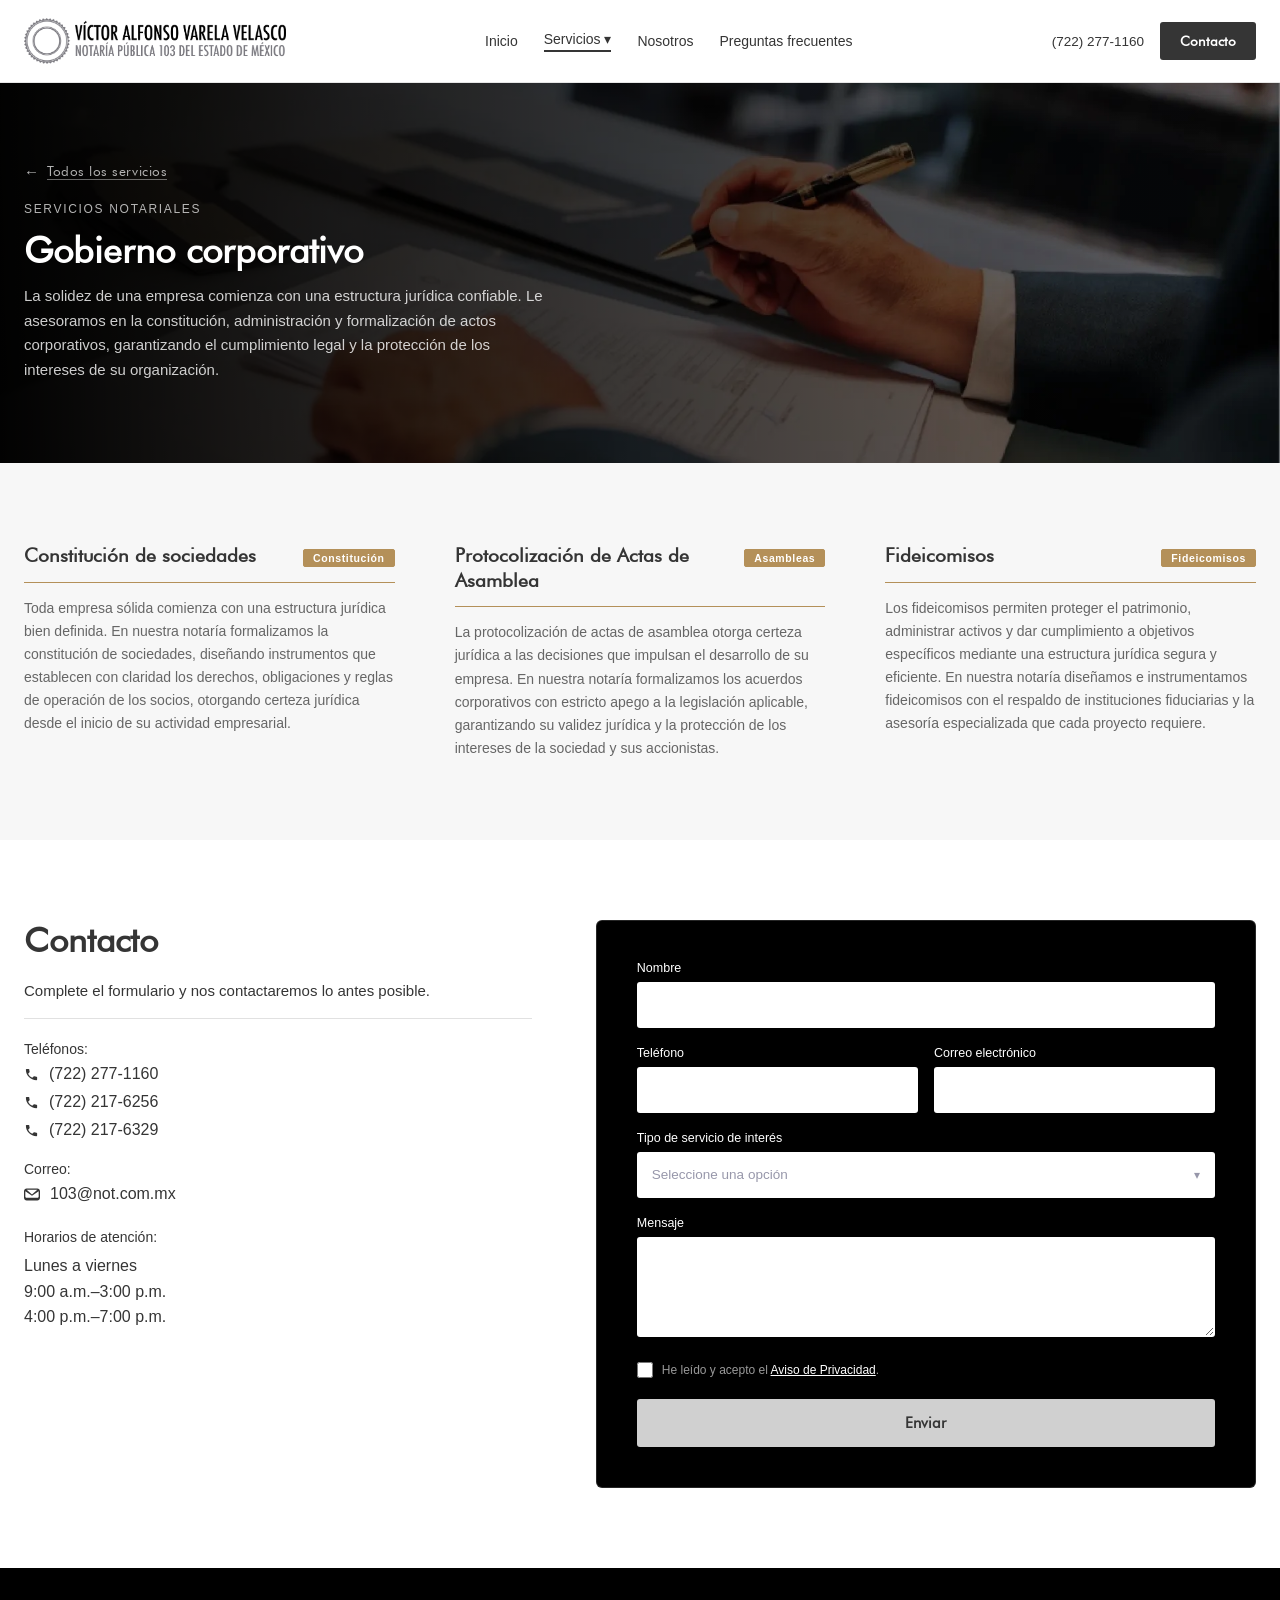
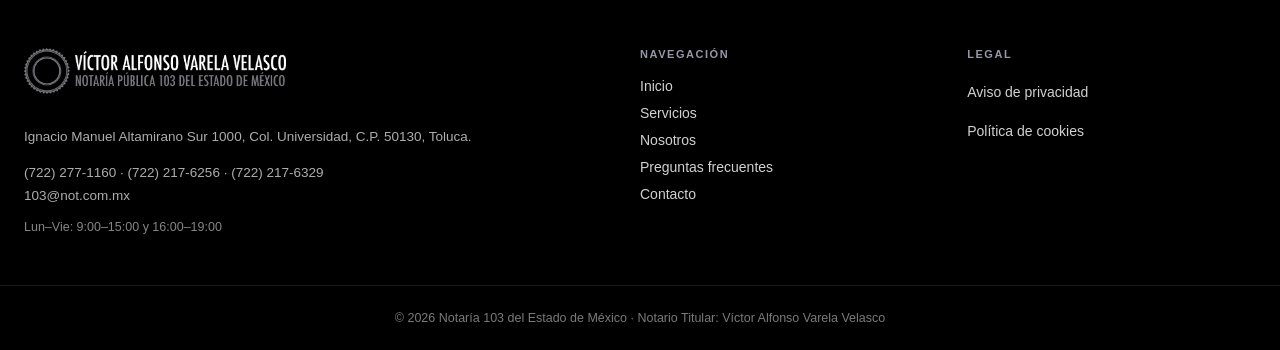
<file: servicios-empresarial.html>
<!DOCTYPE html>
<html lang="es">
<head>
<meta charset="utf-8">
<meta name="viewport" content="width=device-width, initial-scale=1">
<title>Gobierno Corporativo | Notaría 103 del Estado de México</title>
<meta name="description" content="Constitución de sociedades, protocolización de actas de asamblea y fideicomisos en la Notaría 103 del Estado de México.">
<link rel="canonical" href="https://www.not103.com.mx/servicios-empresarial.html">
<meta name="robots" content="index, follow">
<meta property="og:type" content="website">
<meta property="og:site_name" content="Notaría 103 del Estado de México">
<meta property="og:title" content="Gobierno Corporativo | Notaría 103 del Estado de México">
<meta property="og:description" content="Constitución de sociedades, protocolización de actas de asamblea y fideicomisos en la Notaría 103 del Estado de México.">
<meta property="og:locale" content="es_MX">
<meta name="twitter:card" content="summary_large_image">
<meta name="twitter:title" content="Gobierno Corporativo | Notaría 103 del Estado de México">
<meta name="twitter:description" content="Constitución de sociedades, protocolización de actas de asamblea y fideicomisos en la Notaría 103 del Estado de México.">
<link rel="stylesheet" href="assets/css/styles.css">

</head>
<body>

    <nav class="main-nav" style="background:#fff; border-bottom:1px solid rgba(53,53,53,0.12); padding:18px 0; position:sticky; top:0; z-index:100;">
      <div class="container" style="display:flex; align-items:center; justify-content:space-between; gap:20px; flex-wrap:wrap;">
        <a href="index.html" style="display:inline-flex;"><img src="assets/images/logo-notaria.png" alt="Notaría 103 del Estado de México" class="nav-logo" style="height:46px;object-fit:contain"></a>
        <div class="desk-nav-links" style="display:flex; align-items:center; gap:26px; flex-wrap:wrap;">
          <a href="index.html" style="font-size:14px;color:#353535;text-decoration:none;">Inicio</a>
          <div class="nav-dd"><span style="font-size:14px;color:#353535;font-weight:500;border-bottom:2px solid #353535;padding-bottom:3px;text-decoration:none;cursor:pointer;">Servicios ▾</span><div class="nav-dd-menu">
<a href="servicios-bienes-inmuebles.html">Operaciones Inmobiliarias</a>
<a href="servicios-credito-e-hipotecas.html">Crédito Hipotecario</a>
<a href="servicios-empresarial.html">Gobierno corporativo</a>
<a href="servicios-familia.html">Familia y patrimonio</a>
<a href="servicios-representacion.html">Poderes notariales</a>
          </div></div>
          <a href="nosotros.html" style="font-size:14px;color:#353535;text-decoration:none;">Nosotros</a>
          <a href="preguntas-frecuentes.html" style="font-size:14px;color:#353535;text-decoration:none;">Preguntas frecuentes</a>
        </div>
        <div class="desk-actions" style="display:flex; align-items:center; gap:16px;">
          <a href="tel:+527222771160" style="font-size:13.5px;color:#353535;text-decoration:none;font-weight:500;white-space:nowrap;">(722) 277-1160</a>
          <a href="index.html#contacto" style="display:inline-flex;text-decoration:none;"><span style="background:#353535;color:#fff;padding:11px 20px;border-radius:3px;font-family:'Futura Book',sans-serif;font-weight:600;font-size:13.5px;">Contacto</span></a>
        </div>
        <div class="mob-controls" style="display:none; align-items:center; gap:8px;">
          <a href="index.html#contacto" style="background:#353535;color:#fff;padding:0 15px;border-radius:3px;font-family:'Futura Book',sans-serif;font-weight:600;font-size:13px;text-decoration:none;min-height:44px;display:inline-flex;align-items:center;white-space:nowrap;">Contacto</a>
          <button id="mobMenuBtn" aria-label="Abrir menú" style="background:none;border:none;cursor:pointer;min-width:44px;min-height:44px;display:flex;flex-direction:column;gap:5px;align-items:center;justify-content:center;flex-shrink:0;">
            <span style="width:20px;height:2px;background:#353535;display:block;border-radius:1px;"></span>
            <span style="width:20px;height:2px;background:#353535;display:block;border-radius:1px;"></span>
            <span style="width:20px;height:2px;background:#353535;display:block;border-radius:1px;"></span>
          </button>
        </div>
      </div>
    </nav>

    <div id="mobMenu" class="mob-menu" style="position:fixed;inset:0;z-index:9999;flex-direction:column;">
      <div style="background:#353535;padding:12px 18px;display:flex;align-items:center;justify-content:space-between;flex-shrink:0;">
        <img src="assets/images/logo-notaria.png" alt="Notaría 103" style="height:40px;object-fit:contain;filter:brightness(0) invert(1);">
        <div style="display:flex;align-items:center;gap:8px;">
          <a href="index.html#contacto" style="background:#fff;color:#353535;padding:0 15px;border-radius:3px;font-family:'Futura Book',sans-serif;font-weight:600;font-size:13px;text-decoration:none;min-height:44px;display:inline-flex;align-items:center;white-space:nowrap;">Contacto</a>
          <button id="mobMenuClose" aria-label="Cerrar menú" style="background:none;border:none;cursor:pointer;min-width:44px;min-height:44px;display:flex;align-items:center;justify-content:center;flex-shrink:0;">
            <svg width="20" height="20" viewBox="0 0 20 20" fill="none"><line x1="3" y1="3" x2="17" y2="17" stroke="#fff" stroke-width="2" stroke-linecap="round"></line><line x1="17" y1="3" x2="3" y2="17" stroke="#fff" stroke-width="2" stroke-linecap="round"></line></svg>
          </button>
        </div>
      </div>
      <div style="background:#fff;flex:1;overflow-y:auto;display:flex;flex-direction:column;">
        <nav>
          <a href="index.html" style="display:block;padding:16px 22px;font-family:'Roboto',sans-serif;font-size:15px;color:#353535;text-decoration:none;font-weight:500;border-bottom:1px solid rgba(53,53,53,0.1);">Inicio</a>
          <div>
            <button id="mobServBtn" style="width:100%;display:flex;align-items:center;justify-content:space-between;padding:16px 22px;background:none;border:none;border-bottom:1px solid rgba(53,53,53,0.1);cursor:pointer;text-align:left;">
              <span style="font-family:'Roboto',sans-serif;font-size:15px;color:#353535;font-weight:500;">Servicios</span>
              <span id="mobChevron" class="mob-chevron" style="font-size:12px;color:#9797AA;">▾</span>
            </button>
            <div id="mobServPanel" class="mob-serv-panel" style="background:#fff;border-bottom:1px solid rgba(53,53,53,0.1);">
              <a href="servicios-bienes-inmuebles.html" style="display:block;padding:12px 22px 12px 38px;font-size:13.5px;color:#9797AA;text-decoration:none;border-bottom:1px solid rgba(53,53,53,0.1);font-family:'Roboto',sans-serif;">Operaciones Inmobiliarias</a>
              <a href="servicios-credito-e-hipotecas.html" style="display:block;padding:12px 22px 12px 38px;font-size:13.5px;color:#9797AA;text-decoration:none;border-bottom:1px solid rgba(53,53,53,0.1);font-family:'Roboto',sans-serif;">Crédito Hipotecario</a>
              <a href="servicios-empresarial.html" style="display:block;padding:12px 22px 12px 38px;font-size:13.5px;color:#9797AA;text-decoration:none;border-bottom:1px solid rgba(53,53,53,0.1);font-family:'Roboto',sans-serif;">Gobierno corporativo</a>
              <a href="servicios-familia.html" style="display:block;padding:12px 22px 12px 38px;font-size:13.5px;color:#9797AA;text-decoration:none;border-bottom:1px solid rgba(53,53,53,0.1);font-family:'Roboto',sans-serif;">Familia y patrimonio</a>
              <a href="servicios-representacion.html" style="display:block;padding:12px 22px 12px 38px;font-size:13.5px;color:#9797AA;text-decoration:none;border-bottom:1px solid rgba(53,53,53,0.1);font-family:'Roboto',sans-serif;">Poderes notariales</a>
            </div>
          </div>
          <a href="nosotros.html" style="display:block;padding:16px 22px;font-family:'Roboto',sans-serif;font-size:15px;color:#353535;text-decoration:none;border-bottom:1px solid rgba(53,53,53,0.1);">Nosotros</a>
          <a href="preguntas-frecuentes.html" style="display:block;padding:16px 22px;font-family:'Roboto',sans-serif;font-size:15px;color:#353535;text-decoration:none;border-bottom:1px solid rgba(53,53,53,0.1);">Preguntas frecuentes</a>
        </nav>
        <div style="padding:18px 22px;border-top:1px solid rgba(53,53,53,0.15);margin-top:auto;">
          <p style="font-family:'Roboto',sans-serif;font-size:12px;color:#9797AA;margin:0;">(722) 277-1160 · 103@not.com.mx</p>
        </div>
      </div>
    </div>
    <div style="background:url('assets/images/hero-gobierno-corporativo.webp') center/cover no-repeat; position:relative; display:grid; align-items:center; min-height:380px;">
      <div style="position:absolute;inset:0;background:linear-gradient(to right, rgba(0,0,0,0.98), rgba(0,0,0,0));"></div>
      <div style="width:100%;">
      <div class="container" style="position:relative;z-index:1;padding-top:56px;padding-bottom:56px;">
      <a href="index.html#servicios" style="display:inline-flex;align-items:center;gap:8px;margin-bottom:22px;text-decoration:none;white-space:nowrap;">
        <span style="font-size:15px;color:rgba(255,255,255,0.7);">←</span>
        <span style="font-family:'Futura Book',sans-serif;font-weight:500;font-size:13.5px;color:rgba(255,255,255,0.7);letter-spacing:0.04em;border-bottom:1px solid rgba(255,255,255,0.4);white-space:nowrap;">Todos los servicios</span>
      </a>
      <div style="max-width:760px;">
        <div style="font-family:'Roboto',sans-serif;font-weight:500;font-size:12px;letter-spacing:0.14em;text-transform:uppercase;color:rgba(255,255,255,0.7);margin-bottom:14px;">Servicios notariales</div>
        <h1 style="font-family:'Futura Book',sans-serif;font-weight:700;font-size:clamp(22px,3.5vw,36px);color:#fff;margin:0 0 14px;line-height:1.1;">Gobierno corporativo</h1>
        <p style="font-size: 15px; line-height: 1.65; color: rgba(255,255,255,0.8); margin: 0; max-width: 523px;">La solidez de una empresa comienza con una estructura jurídica confiable. Le asesoramos en la constitución, administración y formalización de actos corporativos, garantizando el cumplimiento legal y la protección de los intereses de su organización.</p>
      </div>
      </div>
      </div>
    </div>

    <div class="sec-pad" style="background:rgba(53,53,53,0.04);">
      <div class="container cat-services-grid" style="display:grid;grid-template-columns:repeat(3,1fr);gap:66px 60px;">

        <div style="display:flex;flex-direction:column;gap:14px;">
          <div style="display:flex;align-items:baseline;justify-content:space-between;gap:16px;">
            <h3 style="font-family:'Futura Book',sans-serif;font-weight:600;font-size:19px;color:#353535;margin:0;line-height:1.3;">Constitución de sociedades</h3>
            <span style="border:1px solid #B49059;background:#B49059;border-radius:2px;padding:2px 9px;font-size:10.5px;color:#fff;font-weight:600;letter-spacing:0.06em;font-family:'Roboto',sans-serif;white-space:nowrap;">Constitución</span>
          </div>
          <div style="border-bottom:1px solid #B49059;"></div>
          <p style="font-size:14px;line-height:1.65;color:rgba(53,53,53,0.75);margin:0;">Toda empresa sólida comienza con una estructura jurídica bien definida. En nuestra notaría formalizamos la constitución de sociedades, diseñando instrumentos que establecen con claridad los derechos, obligaciones y reglas de operación de los socios, otorgando certeza jurídica desde el inicio de su actividad empresarial.</p>
        </div>
        <div style="display:flex;flex-direction:column;gap:14px;">
          <div style="display:flex;align-items:baseline;justify-content:space-between;gap:16px;">
            <h3 style="font-family:'Futura Book',sans-serif;font-weight:600;font-size:19px;color:#353535;margin:0;line-height:1.3;">Protocolización de Actas de Asamblea</h3>
            <span style="border:1px solid #B49059;background:#B49059;border-radius:2px;padding:2px 9px;font-size:10.5px;color:#fff;font-weight:600;letter-spacing:0.06em;font-family:'Roboto',sans-serif;white-space:nowrap;">Asambleas</span>
          </div>
          <div style="border-bottom:1px solid #B49059;"></div>
          <p style="font-size:14px;line-height:1.65;color:rgba(53,53,53,0.75);margin:0;">La protocolización de actas de asamblea otorga certeza jurídica a las decisiones que impulsan el desarrollo de su empresa. En nuestra notaría formalizamos los acuerdos corporativos con estricto apego a la legislación aplicable, garantizando su validez jurídica y la protección de los intereses de la sociedad y sus accionistas.</p>
        </div>
        <div style="display:flex;flex-direction:column;gap:14px;">
          <div style="display:flex;align-items:baseline;justify-content:space-between;gap:16px;">
            <h3 style="font-family:'Futura Book',sans-serif;font-weight:600;font-size:19px;color:#353535;margin:0;line-height:1.3;">Fideicomisos</h3>
            <span style="border:1px solid #B49059;background:#B49059;border-radius:2px;padding:2px 9px;font-size:10.5px;color:#fff;font-weight:600;letter-spacing:0.06em;font-family:'Roboto',sans-serif;white-space:nowrap;">Fideicomisos</span>
          </div>
          <div style="border-bottom:1px solid #B49059;"></div>
          <p style="font-size:14px;line-height:1.65;color:rgba(53,53,53,0.75);margin:0;">Los fideicomisos permiten proteger el patrimonio, administrar activos y dar cumplimiento a objetivos específicos mediante una estructura jurídica segura y eficiente. En nuestra notaría diseñamos e instrumentamos fideicomisos con el respaldo de instituciones fiduciarias y la asesoría especializada que cada proyecto requiere.</p>
        </div>
      </div>
    </div>

    
    <div id="contacto" class="sec-pad" style="background:#fff;">
      <div class="contact-2col container" style="display:grid; grid-template-columns:1fr 1.3fr; gap:clamp(32px,5vw,64px); align-items:start;">
        <div>
          <h3 style="font-family:'Futura Book',sans-serif;font-weight:900;font-size:clamp(24px,3.5vw,34px);color:#353535;margin:0 0 18px;line-height:1.18;">Contacto</h3>
          <p style="font-size:15px;line-height:1.75;color:#353535;margin:0 0 14px;">Complete el formulario y nos contactaremos lo antes posible.</p>
          <div class="contact-info-block" style="border-top:1px solid rgba(53,53,53,0.15);padding-top:22px;">
            <p style="font-size:14px;font-weight:500;color:#353535;margin:0 0 8px;">Teléfonos:</p>
            <a href="tel:+527222771160" style="display:flex;align-items:center;gap:10px;color:#353535;text-decoration:none;font-size:16px;margin-bottom:10px;"><svg width="15" height="15" viewBox="0 0 24 24" fill="#353535" style="flex-shrink:0;"><path d="M6.62 10.79c1.44 2.83 3.76 5.14 6.59 6.59l2.2-2.2c.27-.27.67-.36 1.02-.24 1.12.37 2.33.57 3.57.57.55 0 1 .45 1 1V20c0 .55-.45 1-1 1-9.39 0-17-7.61-17-17 0-.55.45-1 1-1h3.5c.55 0 1 .45 1 1 0 1.25.2 2.45.57 3.57.11.35.03.74-.25 1.02l-2.2 2.2z"></path></svg> (722) 277-1160</a>
            <a href="tel:+527222176256" style="display:flex;align-items:center;gap:10px;color:#353535;text-decoration:none;font-size:16px;margin-bottom:10px;"><svg width="15" height="15" viewBox="0 0 24 24" fill="#353535" style="flex-shrink:0;"><path d="M6.62 10.79c1.44 2.83 3.76 5.14 6.59 6.59l2.2-2.2c.27-.27.67-.36 1.02-.24 1.12.37 2.33.57 3.57.57.55 0 1 .45 1 1V20c0 .55-.45 1-1 1-9.39 0-17-7.61-17-17 0-.55.45-1 1-1h3.5c.55 0 1 .45 1 1 0 1.25.2 2.45.57 3.57.11.35.03.74-.25 1.02l-2.2 2.2z"></path></svg> (722) 217-6256</a>
            <a href="tel:+527222176329" style="display:flex;align-items:center;gap:10px;color:#353535;text-decoration:none;font-size:16px;margin-bottom:10px;"><svg width="15" height="15" viewBox="0 0 24 24" fill="#353535" style="flex-shrink:0;"><path d="M6.62 10.79c1.44 2.83 3.76 5.14 6.59 6.59l2.2-2.2c.27-.27.67-.36 1.02-.24 1.12.37 2.33.57 3.57.57.55 0 1 .45 1 1V20c0 .55-.45 1-1 1-9.39 0-17-7.61-17-17 0-.55.45-1 1-1h3.5c.55 0 1 .45 1 1 0 1.25.2 2.45.57 3.57.11.35.03.74-.25 1.02l-2.2 2.2z"></path></svg> (722) 217-6329</a>
            <p style="font-size:14px;font-weight:500;color:#353535;margin:22px 0 8px;">Correo:</p>
            <a href="mailto:103@not.com.mx" style="display:flex;align-items:center;gap:10px;color:#353535;text-decoration:none;font-size:16px;margin-bottom:26px;"><svg width="16" height="13" viewBox="0 0 24 18" fill="#353535" style="flex-shrink:0;"><path d="M20 0H4C1.8 0 0 1.8 0 4v10c0 2.2 1.8 4 4 4h16c2.2 0 4-1.8 4-4V4c0-2.2-1.8-4-4-4zm0 2L12 9 4 2h16zm0 12H4c-1.1 0-2-.9-2-2V4l10 7 10-7v8c0 1.1-.9 2-2 2z"></path></svg> 103@not.com.mx</a>
            <div style="margin-top:8px;">
              <p style="font-size:14px;font-weight:500;color:#353535;margin:0 0 8px;">Horarios de atención:</p>
              <p style="font-size:16px;color:#353535;line-height:1.6;margin:0;">Lunes a viernes<br>9:00 a.m.–3:00 p.m.<br>4:00 p.m.–7:00 p.m.</p>
            </div>
          </div>
        </div>
        <form class="contact-form" action="#" method="post" style="background:#000; border:1px solid rgba(255,255,255,0.15); border-radius:6px; padding:clamp(28px,4vw,40px);">
          <div style="margin-bottom:18px;">
            <label for="f-name" style="display:block;font-size:12.5px;font-weight:500;color:#fff;margin-bottom:7px;">Nombre</label>
            <input id="f-name" name="nombre" type="text" required style="width:100%;height:46px;background:#fff;border:1px solid rgba(255,255,255,0.2);border-radius:3px;padding:0 12px;font-size:14px;font-family:'Roboto',sans-serif;box-sizing:border-box;">
          </div>
          <div class="form-phone-email" style="display:grid; grid-template-columns:1fr 1fr; gap:16px; margin-bottom:18px;">
            <div>
              <label for="f-phone" style="display:block;font-size:12.5px;font-weight:500;color:#fff;margin-bottom:7px;">Teléfono</label>
              <input id="f-phone" name="telefono" type="tel" style="width:100%;height:46px;background:#fff;border:1px solid rgba(255,255,255,0.2);border-radius:3px;padding:0 12px;font-size:14px;font-family:'Roboto',sans-serif;box-sizing:border-box;">
            </div>
            <div>
              <label for="f-email" style="display:block;font-size:12.5px;font-weight:500;color:#fff;margin-bottom:7px;">Correo electrónico</label>
              <input id="f-email" name="correo" type="email" required style="width:100%;height:46px;background:#fff;border:1px solid rgba(255,255,255,0.2);border-radius:3px;padding:0 12px;font-size:14px;font-family:'Roboto',sans-serif;box-sizing:border-box;">
            </div>
          </div>
          <div style="margin-bottom:18px;">
            <label style="display:block;font-size:12.5px;font-weight:500;color:#fff;margin-bottom:7px;">Tipo de servicio de interés</label>
            <div class="service-dd" style="position:relative;">
              <div class="service-dd-trigger" style="height:46px;background:#fff;border:1px solid rgba(255,255,255,0.2);border-radius:3px;display:flex;align-items:center;justify-content:space-between;padding:0 14px;font-size:13.5px;cursor:pointer;">
                <span class="service-dd-label" style="color:#9797AA;">Seleccione una opción</span>
                <span class="service-dd-chevron" style="font-size:12px;color:#9797AA;">▾</span>
              </div>
              <input type="hidden" name="servicio" class="service-dd-value">
              <div class="service-dd-panel" style="position:absolute;top:calc(100% + 4px);left:0;right:0;background:#fff;border:1px solid rgba(53,53,53,0.2);border-radius:4px;box-shadow:0 8px 24px rgba(0,0,0,0.14);z-index:50;max-height:300px;overflow-y:auto;padding:6px 0;"></div>
            </div>
          </div>
          <div style="margin-bottom:20px;">
            <label for="f-msg" style="display:block;font-size:12.5px;font-weight:500;color:#fff;margin-bottom:7px;">Mensaje</label>
            <textarea id="f-msg" name="mensaje" style="width:100%;height:100px;background:#fff;border:1px solid rgba(255,255,255,0.2);border-radius:3px;padding:10px 12px;font-size:14px;font-family:'Roboto',sans-serif;box-sizing:border-box;resize:vertical;"></textarea>
          </div>
          <label style="display:flex;align-items:flex-start;gap:9px;margin-bottom:20px;font-size:12px;color:rgba(255,255,255,0.6);line-height:1.5;cursor:pointer;">
            <input type="checkbox" required style="width:16px;height:16px;margin:1px 0 0;flex-shrink:0;">
            <span>He leído y acepto el <span style="color:#fff;text-decoration:underline;">Aviso de Privacidad</span>.</span>
          </label>
          <button type="submit" style="background:#d0d0d0;color:#353535;padding:15px;border:none;border-radius:3px;font-family:'Futura Book',sans-serif;font-weight:600;font-size:15px;text-align:center;cursor:pointer;width:100%;">Enviar</button>
        </form>
      </div>
    </div>
    
    <footer class="sec-pad" style="background:#000; padding-bottom:0;">
      <div class="footer-3col container" style="display:grid; grid-template-columns:2fr 1fr 1fr; gap:clamp(24px,3vw,48px); padding-bottom:48px;">
        <div>
          <div class="footer-desk-contact">
            <a href="index.html" style="display:inline-flex;"><img src="assets/images/logo-notaria-blanco.png" alt="Notaría 103" style="height:46px;object-fit:contain;margin-bottom:32px;"></a>
            <p style="margin:0 0 14px;color:rgba(255,255,255,0.68);font-size:13.5px;line-height:1.6;">Ignacio Manuel Altamirano Sur 1000, Col. Universidad, C.P. 50130, Toluca.</p>
            <p style="margin:0 0 4px;color:rgba(255,255,255,0.68);font-size:13.5px;line-height:1.7;">(722) 277-1160 · (722) 217-6256 · (722) 217-6329</p>
            <p style="margin:0 0 14px;color:rgba(255,255,255,0.68);font-size:13.5px;">103@not.com.mx</p>
            <p style="margin:0;color:rgba(255,255,255,0.52);font-size:12.5px;line-height:1.6;">Lun–Vie: 9:00–15:00 y 16:00–19:00</p>
          </div>
          <div class="footer-mob-contact" style="display:none;">
            <a href="index.html" style="display:inline-flex;margin-bottom:24px;"><img src="assets/images/logo-notaria-blanco.png" alt="Notaría 103" style="height:40px;object-fit:contain;"></a>
            <a href="https://maps.google.com/?q=Ignacio+Manuel+Altamirano+Sur+1000,+Toluca,+Mexico" target="_blank" rel="noopener" style="display:flex;align-items:flex-start;justify-content:center;gap:14px;border:1px solid rgba(255,255,255,0.15);border-radius:8px;padding:14px 18px;margin-bottom:28px;text-decoration:none;color:rgba(255,255,255,0.68);"><svg style="flex-shrink:0;margin-top:2px;" width="14" height="18" viewBox="0 0 14 18" fill="#9797AA"><path d="M7 0C3.13 0 0 3.13 0 7c0 5.25 7 11 7 11s7-5.75 7-11c0-3.87-3.13-7-7-7zm0 9.5C5.62 9.5 4.5 8.38 4.5 7S5.62 4.5 7 4.5 9.5 5.62 9.5 7 8.38 9.5 7 9.5z"></path></svg><span style="font-size:13.5px;line-height:1.6;text-align:center;">Ignacio Manuel Altamirano Sur 1000, Col. Universidad, C.P. 50130, Toluca, México.</span></a>
            <div style="display:flex;flex-direction:column;gap:0;margin-bottom:6px;">
              <a href="tel:+527222771160" style="display:flex;align-items:center;justify-content:center;gap:14px;min-height:30px;color:rgba(255,255,255,0.68);text-decoration:none;font-size:15px;"><svg width="16" height="16" viewBox="0 0 24 24" fill="#9797AA"><path d="M6.62 10.79c1.44 2.83 3.76 5.14 6.59 6.59l2.2-2.2c.27-.27.67-.36 1.02-.24 1.12.37 2.33.57 3.57.57.55 0 1 .45 1 1V20c0 .55-.45 1-1 1-9.39 0-17-7.61-17-17 0-.55.45-1 1-1h3.5c.55 0 1 .45 1 1 0 1.25.2 2.45.57 3.57.11.35.03.74-.25 1.02l-2.2 2.2z"></path></svg>(722) 277-1160</a>
              <a href="tel:+527222176256" style="display:flex;align-items:center;justify-content:center;gap:14px;min-height:30px;color:rgba(255,255,255,0.68);text-decoration:none;font-size:15px;"><svg width="16" height="16" viewBox="0 0 24 24" fill="#9797AA"><path d="M6.62 10.79c1.44 2.83 3.76 5.14 6.59 6.59l2.2-2.2c.27-.27.67-.36 1.02-.24 1.12.37 2.33.57 3.57.57.55 0 1 .45 1 1V20c0 .55-.45 1-1 1-9.39 0-17-7.61-17-17 0-.55.45-1 1-1h3.5c.55 0 1 .45 1 1 0 1.25.2 2.45.57 3.57.11.35.03.74-.25 1.02l-2.2 2.2z"></path></svg>(722) 217-6256</a>
              <a href="tel:+527222176329" style="display:flex;align-items:center;justify-content:center;gap:14px;min-height:30px;color:rgba(255,255,255,0.68);text-decoration:none;font-size:15px;"><svg width="16" height="16" viewBox="0 0 24 24" fill="#9797AA"><path d="M6.62 10.79c1.44 2.83 3.76 5.14 6.59 6.59l2.2-2.2c.27-.27.67-.36 1.02-.24 1.12.37 2.33.57 3.57.57.55 0 1 .45 1 1V20c0 .55-.45 1-1 1-9.39 0-17-7.61-17-17 0-.55.45-1 1-1h3.5c.55 0 1 .45 1 1 0 1.25.2 2.45.57 3.57.11.35.03.74-.25 1.02l-2.2 2.2z"></path></svg>(722) 217-6329</a>
            </div>
            <a href="mailto:103@not.com.mx" style="display:flex;align-items:center;justify-content:center;gap:14px;min-height:44px;color:rgba(255,255,255,0.68);text-decoration:none;font-size:14px;margin-bottom:4px;"><svg width="18" height="14" viewBox="0 0 24 18" fill="#9797AA"><path d="M20 0H4C1.8 0 0 1.8 0 4v10c0 2.2 1.8 4 4 4h16c2.2 0 4-1.8 4-4V4c0-2.2-1.8-4-4-4zm0 2L12 9 4 2h16zm0 12H4c-1.1 0-2-.9-2-2V4l10 7 10-7v8c0 1.1-.9 2-2 2z"></path></svg>103@not.com.mx</a>
            <div style="display:flex;align-items:center;justify-content:center;gap:14px;color:rgba(255,255,255,0.52);font-size:13px;min-height:40px;"><svg width="16" height="16" viewBox="0 0 24 24" fill="none" stroke="#9797AA" stroke-width="2" stroke-linecap="round" stroke-linejoin="round"><circle cx="12" cy="12" r="10"></circle><polyline points="12 6 12 12 16 14"></polyline></svg>Lun–Vie: 9:00–15:00 y 16:00–19:00</div>
          </div>
        </div>
        <div class="footer-nav-col">
          <div style="font-family:'Roboto',sans-serif;font-weight:700;font-size:11px;letter-spacing:0.14em;text-transform:uppercase;color:#9797AA;margin-bottom:18px;">Navegación</div>
          <div style="display:flex;flex-direction:column;gap:11px;">
            <a href="index.html" style="color:rgba(255,255,255,0.82);font-size:14px;text-decoration:none;">Inicio</a>
            <a href="index.html#servicios" style="color:rgba(255,255,255,0.82);font-size:14px;text-decoration:none;">Servicios</a>
            <a href="nosotros.html" style="color:rgba(255,255,255,0.82);font-size:14px;text-decoration:none;">Nosotros</a>
            <a href="preguntas-frecuentes.html" style="color:rgba(255,255,255,0.82);font-size:14px;text-decoration:none;">Preguntas frecuentes</a>
            <a href="index.html#contacto" style="color:rgba(255,255,255,0.82);font-size:14px;text-decoration:none;">Contacto</a>
          </div>
        </div>
        <div class="footer-legal-col">
          <div style="font-family:'Roboto',sans-serif;font-weight:700;font-size:11px;letter-spacing:0.14em;text-transform:uppercase;color:#9797AA;margin-bottom:18px;">Legal</div>
          <div class="footer-legal-links" style="display:flex;flex-direction:column;gap:11px;">
            <a href="#" style="color:rgba(255,255,255,0.82);font-size:14px;text-decoration:none;padding:6px 0;">Aviso de privacidad</a>
            <span class="footer-legal-sep" style="display:none;color:rgba(255,255,255,0.28);padding:0 10px;align-self:center;">|</span>
            <a href="#" style="color:rgba(255,255,255,0.82);font-size:14px;text-decoration:none;padding:6px 0;">Política de cookies</a>
          </div>
        </div>
      </div>
      <div class="footer-copyright container" style="border-top:1px solid rgba(255,255,255,0.1); padding-top:22px; padding-bottom:22px; text-align:center;">
        <p style="margin:0;color:rgba(255,255,255,0.48);font-size:12.5px;line-height:1.6;">© 2026 Notaría 103 del Estado de México · Notario Titular: Víctor Alfonso Varela Velasco</p>
      </div>
    </footer>
<script src="assets/js/main.js"></script>
</body>
</html>
</file>
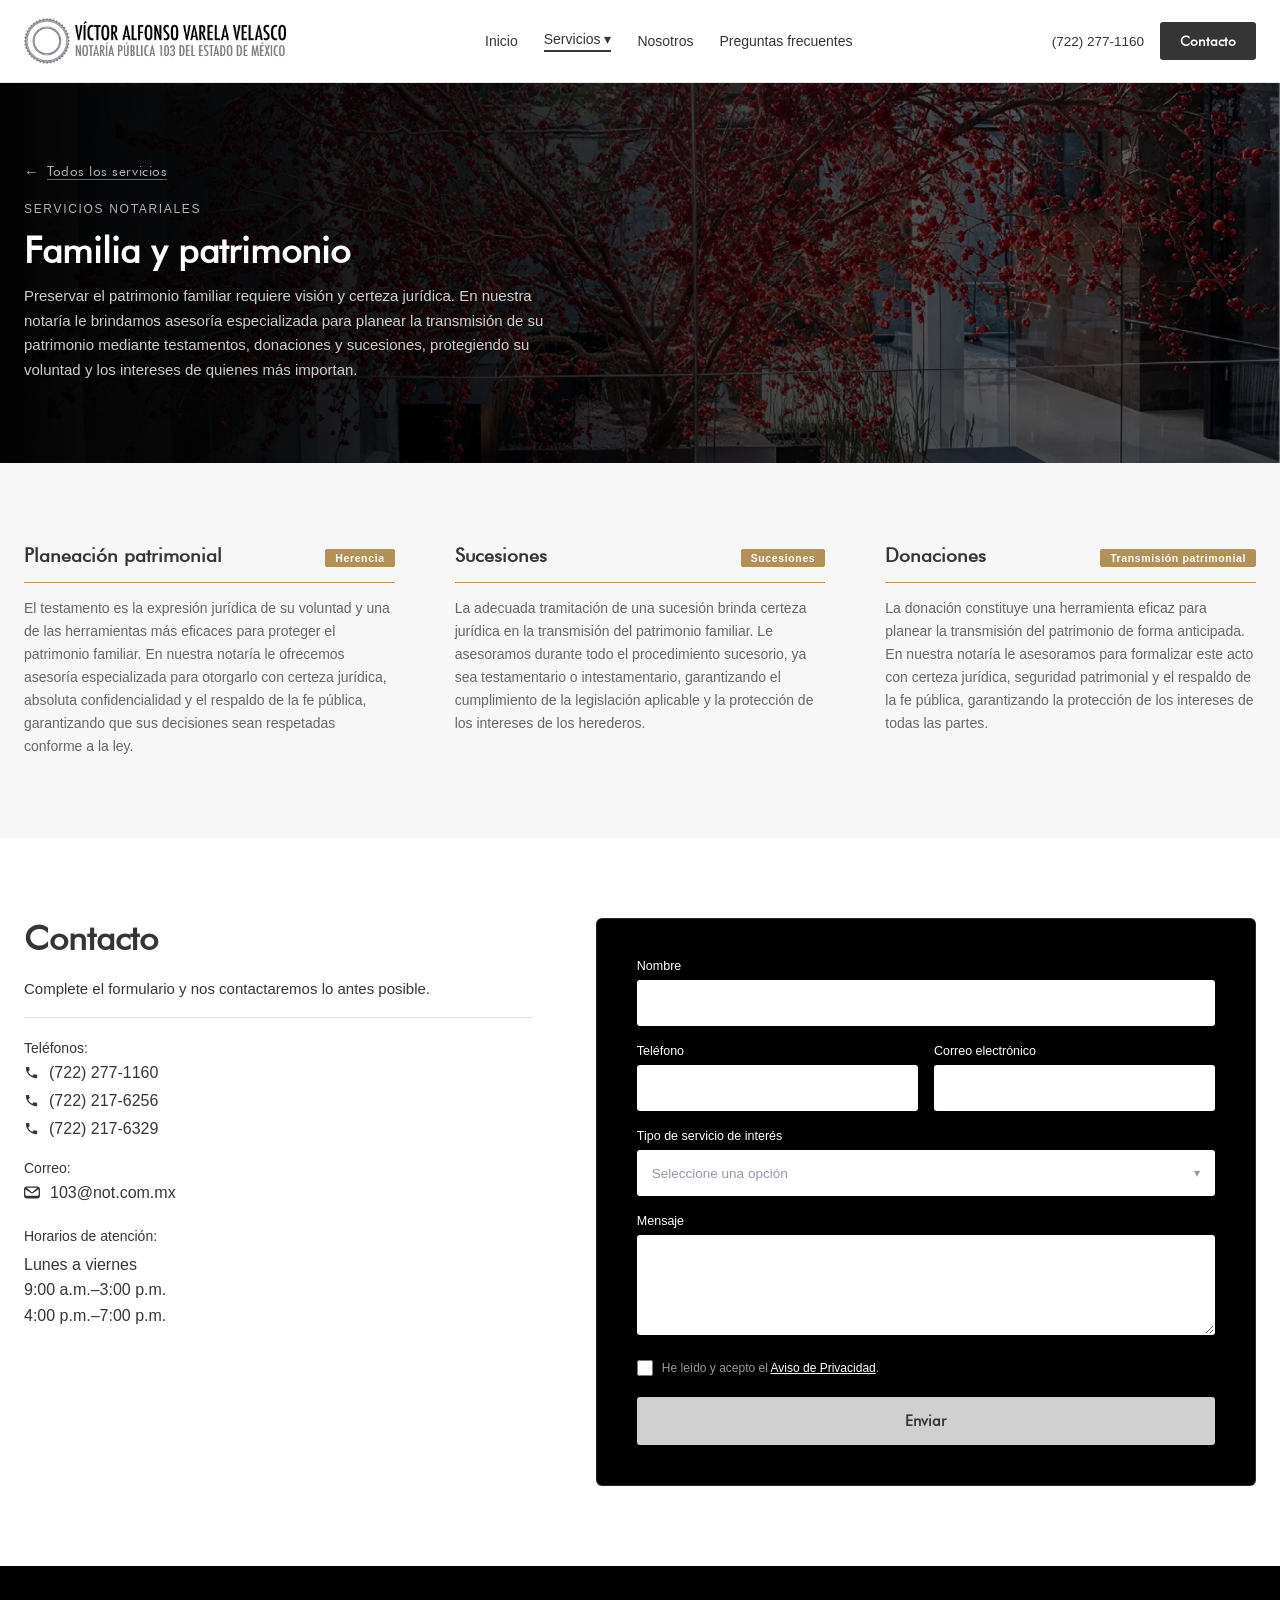
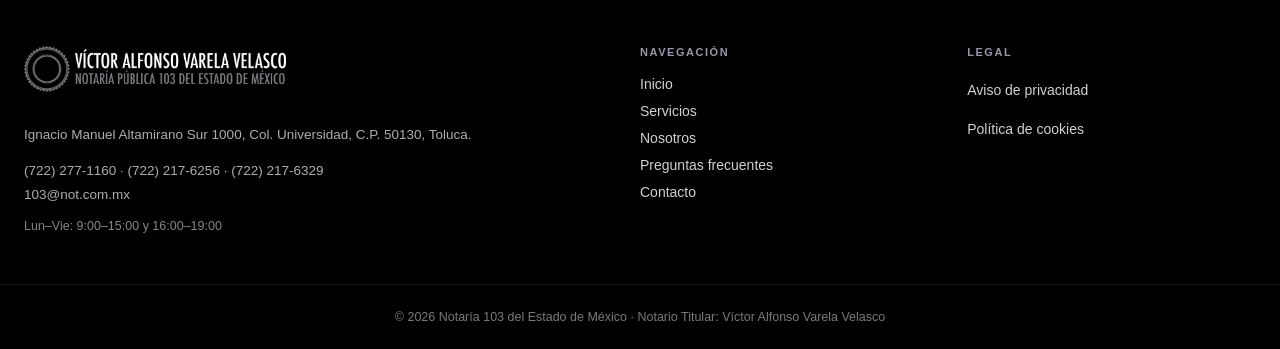
<file: servicios-familia.html>
<!DOCTYPE html>
<html lang="es">
<head>
<meta charset="utf-8">
<meta name="viewport" content="width=device-width, initial-scale=1">
<title>Familia y Patrimonio | Notaría 103 del Estado de México</title>
<meta name="description" content="Planeación patrimonial, sucesiones y donaciones en la Notaría 103 del Estado de México.">
<link rel="canonical" href="https://www.not103.com.mx/servicios-familia.html">
<meta name="robots" content="index, follow">
<meta property="og:type" content="website">
<meta property="og:site_name" content="Notaría 103 del Estado de México">
<meta property="og:title" content="Familia y Patrimonio | Notaría 103 del Estado de México">
<meta property="og:description" content="Planeación patrimonial, sucesiones y donaciones en la Notaría 103 del Estado de México.">
<meta property="og:locale" content="es_MX">
<meta name="twitter:card" content="summary_large_image">
<meta name="twitter:title" content="Familia y Patrimonio | Notaría 103 del Estado de México">
<meta name="twitter:description" content="Planeación patrimonial, sucesiones y donaciones en la Notaría 103 del Estado de México.">
<link rel="stylesheet" href="assets/css/styles.css">

</head>
<body>

    <nav class="main-nav" style="background:#fff; border-bottom:1px solid rgba(53,53,53,0.12); padding:18px 0; position:sticky; top:0; z-index:100;">
      <div class="container" style="display:flex; align-items:center; justify-content:space-between; gap:20px; flex-wrap:wrap;">
        <a href="index.html" style="display:inline-flex;"><img src="assets/images/logo-notaria.png" alt="Notaría 103 del Estado de México" class="nav-logo" style="height:46px;object-fit:contain"></a>
        <div class="desk-nav-links" style="display:flex; align-items:center; gap:26px; flex-wrap:wrap;">
          <a href="index.html" style="font-size:14px;color:#353535;text-decoration:none;">Inicio</a>
          <div class="nav-dd"><span style="font-size:14px;color:#353535;font-weight:500;border-bottom:2px solid #353535;padding-bottom:3px;text-decoration:none;cursor:pointer;">Servicios ▾</span><div class="nav-dd-menu">
<a href="servicios-bienes-inmuebles.html">Operaciones Inmobiliarias</a>
<a href="servicios-credito-e-hipotecas.html">Crédito Hipotecario</a>
<a href="servicios-empresarial.html">Gobierno corporativo</a>
<a href="servicios-familia.html">Familia y patrimonio</a>
<a href="servicios-representacion.html">Poderes notariales</a>
          </div></div>
          <a href="nosotros.html" style="font-size:14px;color:#353535;text-decoration:none;">Nosotros</a>
          <a href="preguntas-frecuentes.html" style="font-size:14px;color:#353535;text-decoration:none;">Preguntas frecuentes</a>
        </div>
        <div class="desk-actions" style="display:flex; align-items:center; gap:16px;">
          <a href="tel:+527222771160" style="font-size:13.5px;color:#353535;text-decoration:none;font-weight:500;white-space:nowrap;">(722) 277-1160</a>
          <a href="index.html#contacto" style="display:inline-flex;text-decoration:none;"><span style="background:#353535;color:#fff;padding:11px 20px;border-radius:3px;font-family:'Futura Book',sans-serif;font-weight:600;font-size:13.5px;">Contacto</span></a>
        </div>
        <div class="mob-controls" style="display:none; align-items:center; gap:8px;">
          <a href="index.html#contacto" style="background:#353535;color:#fff;padding:0 15px;border-radius:3px;font-family:'Futura Book',sans-serif;font-weight:600;font-size:13px;text-decoration:none;min-height:44px;display:inline-flex;align-items:center;white-space:nowrap;">Contacto</a>
          <button id="mobMenuBtn" aria-label="Abrir menú" style="background:none;border:none;cursor:pointer;min-width:44px;min-height:44px;display:flex;flex-direction:column;gap:5px;align-items:center;justify-content:center;flex-shrink:0;">
            <span style="width:20px;height:2px;background:#353535;display:block;border-radius:1px;"></span>
            <span style="width:20px;height:2px;background:#353535;display:block;border-radius:1px;"></span>
            <span style="width:20px;height:2px;background:#353535;display:block;border-radius:1px;"></span>
          </button>
        </div>
      </div>
    </nav>

    <div id="mobMenu" class="mob-menu" style="position:fixed;inset:0;z-index:9999;flex-direction:column;">
      <div style="background:#353535;padding:12px 18px;display:flex;align-items:center;justify-content:space-between;flex-shrink:0;">
        <img src="assets/images/logo-notaria.png" alt="Notaría 103" style="height:40px;object-fit:contain;filter:brightness(0) invert(1);">
        <div style="display:flex;align-items:center;gap:8px;">
          <a href="index.html#contacto" style="background:#fff;color:#353535;padding:0 15px;border-radius:3px;font-family:'Futura Book',sans-serif;font-weight:600;font-size:13px;text-decoration:none;min-height:44px;display:inline-flex;align-items:center;white-space:nowrap;">Contacto</a>
          <button id="mobMenuClose" aria-label="Cerrar menú" style="background:none;border:none;cursor:pointer;min-width:44px;min-height:44px;display:flex;align-items:center;justify-content:center;flex-shrink:0;">
            <svg width="20" height="20" viewBox="0 0 20 20" fill="none"><line x1="3" y1="3" x2="17" y2="17" stroke="#fff" stroke-width="2" stroke-linecap="round"></line><line x1="17" y1="3" x2="3" y2="17" stroke="#fff" stroke-width="2" stroke-linecap="round"></line></svg>
          </button>
        </div>
      </div>
      <div style="background:#fff;flex:1;overflow-y:auto;display:flex;flex-direction:column;">
        <nav>
          <a href="index.html" style="display:block;padding:16px 22px;font-family:'Roboto',sans-serif;font-size:15px;color:#353535;text-decoration:none;font-weight:500;border-bottom:1px solid rgba(53,53,53,0.1);">Inicio</a>
          <div>
            <button id="mobServBtn" style="width:100%;display:flex;align-items:center;justify-content:space-between;padding:16px 22px;background:none;border:none;border-bottom:1px solid rgba(53,53,53,0.1);cursor:pointer;text-align:left;">
              <span style="font-family:'Roboto',sans-serif;font-size:15px;color:#353535;font-weight:500;">Servicios</span>
              <span id="mobChevron" class="mob-chevron" style="font-size:12px;color:#9797AA;">▾</span>
            </button>
            <div id="mobServPanel" class="mob-serv-panel" style="background:#fff;border-bottom:1px solid rgba(53,53,53,0.1);">
              <a href="servicios-bienes-inmuebles.html" style="display:block;padding:12px 22px 12px 38px;font-size:13.5px;color:#9797AA;text-decoration:none;border-bottom:1px solid rgba(53,53,53,0.1);font-family:'Roboto',sans-serif;">Operaciones Inmobiliarias</a>
              <a href="servicios-credito-e-hipotecas.html" style="display:block;padding:12px 22px 12px 38px;font-size:13.5px;color:#9797AA;text-decoration:none;border-bottom:1px solid rgba(53,53,53,0.1);font-family:'Roboto',sans-serif;">Crédito Hipotecario</a>
              <a href="servicios-empresarial.html" style="display:block;padding:12px 22px 12px 38px;font-size:13.5px;color:#9797AA;text-decoration:none;border-bottom:1px solid rgba(53,53,53,0.1);font-family:'Roboto',sans-serif;">Gobierno corporativo</a>
              <a href="servicios-familia.html" style="display:block;padding:12px 22px 12px 38px;font-size:13.5px;color:#9797AA;text-decoration:none;border-bottom:1px solid rgba(53,53,53,0.1);font-family:'Roboto',sans-serif;">Familia y patrimonio</a>
              <a href="servicios-representacion.html" style="display:block;padding:12px 22px 12px 38px;font-size:13.5px;color:#9797AA;text-decoration:none;border-bottom:1px solid rgba(53,53,53,0.1);font-family:'Roboto',sans-serif;">Poderes notariales</a>
            </div>
          </div>
          <a href="nosotros.html" style="display:block;padding:16px 22px;font-family:'Roboto',sans-serif;font-size:15px;color:#353535;text-decoration:none;border-bottom:1px solid rgba(53,53,53,0.1);">Nosotros</a>
          <a href="preguntas-frecuentes.html" style="display:block;padding:16px 22px;font-family:'Roboto',sans-serif;font-size:15px;color:#353535;text-decoration:none;border-bottom:1px solid rgba(53,53,53,0.1);">Preguntas frecuentes</a>
        </nav>
        <div style="padding:18px 22px;border-top:1px solid rgba(53,53,53,0.15);margin-top:auto;">
          <p style="font-family:'Roboto',sans-serif;font-size:12px;color:#9797AA;margin:0;">(722) 277-1160 · 103@not.com.mx</p>
        </div>
      </div>
    </div>
    <div style="background:url('assets/images/hero-familia-patrimonio.webp') center/cover no-repeat; position:relative; display:grid; align-items:center; min-height:380px;">
      <div style="position:absolute;inset:0;background:linear-gradient(to right, rgba(0,0,0,0.98), rgba(0,0,0,0));"></div>
      <div style="width:100%;">
      <div class="container" style="position:relative;z-index:1;padding-top:56px;padding-bottom:56px;">
      <a href="index.html#servicios" style="display:inline-flex;align-items:center;gap:8px;margin-bottom:22px;text-decoration:none;white-space:nowrap;">
        <span style="font-size:15px;color:rgba(255,255,255,0.7);">←</span>
        <span style="font-family:'Futura Book',sans-serif;font-weight:500;font-size:13.5px;color:rgba(255,255,255,0.7);letter-spacing:0.04em;border-bottom:1px solid rgba(255,255,255,0.4);white-space:nowrap;">Todos los servicios</span>
      </a>
      <div style="max-width:760px;">
        <div style="font-family:'Roboto',sans-serif;font-weight:500;font-size:12px;letter-spacing:0.14em;text-transform:uppercase;color:rgba(255,255,255,0.7);margin-bottom:14px;">Servicios notariales</div>
        <h1 style="font-family:'Futura Book',sans-serif;font-weight:700;font-size:clamp(22px,3.5vw,36px);color:#fff;margin:0 0 14px;line-height:1.1;">Familia y patrimonio</h1>
        <p style="font-size: 15px; line-height: 1.65; color: rgba(255,255,255,0.8); margin: 0; max-width: 523px;">Preservar el patrimonio familiar requiere visión y certeza jurídica. En nuestra notaría le brindamos asesoría especializada para planear la transmisión de su patrimonio mediante testamentos, donaciones y sucesiones, protegiendo su voluntad y los intereses de quienes más importan.</p>
      </div>
      </div>
      </div>
    </div>

    <div class="sec-pad" style="background:rgba(53,53,53,0.04);">
      <div class="container cat-services-grid" style="display:grid;grid-template-columns:repeat(3,1fr);gap:66px 60px;">

        <div style="display:flex;flex-direction:column;gap:14px;">
          <div style="display:flex;align-items:baseline;justify-content:space-between;gap:16px;">
            <h3 style="font-family:'Futura Book',sans-serif;font-weight:600;font-size:19px;color:#353535;margin:0;line-height:1.3;">Planeación patrimonial</h3>
            <span style="border:1px solid #B49059;background:#B49059;border-radius:2px;padding:2px 9px;font-size:10.5px;color:#fff;font-weight:600;letter-spacing:0.06em;font-family:'Roboto',sans-serif;white-space:nowrap;">Herencia</span>
          </div>
          <div style="border-bottom:1px solid #B49059;"></div>
          <p style="font-size:14px;line-height:1.65;color:rgba(53,53,53,0.75);margin:0;">El testamento es la expresión jurídica de su voluntad y una de las herramientas más eficaces para proteger el patrimonio familiar. En nuestra notaría le ofrecemos asesoría especializada para otorgarlo con certeza jurídica, absoluta confidencialidad y el respaldo de la fe pública, garantizando que sus decisiones sean respetadas conforme a la ley.</p>
        </div>
        <div style="display:flex;flex-direction:column;gap:14px;">
          <div style="display:flex;align-items:baseline;justify-content:space-between;gap:16px;">
            <h3 style="font-family:'Futura Book',sans-serif;font-weight:600;font-size:19px;color:#353535;margin:0;line-height:1.3;">Sucesiones</h3>
            <span style="border:1px solid #B49059;background:#B49059;border-radius:2px;padding:2px 9px;font-size:10.5px;color:#fff;font-weight:600;letter-spacing:0.06em;font-family:'Roboto',sans-serif;white-space:nowrap;">Sucesiones</span>
          </div>
          <div style="border-bottom:1px solid #B49059;"></div>
          <p style="font-size:14px;line-height:1.65;color:rgba(53,53,53,0.75);margin:0;">La adecuada tramitación de una sucesión brinda certeza jurídica en la transmisión del patrimonio familiar. Le asesoramos durante todo el procedimiento sucesorio, ya sea testamentario o intestamentario, garantizando el cumplimiento de la legislación aplicable y la protección de los intereses de los herederos.</p>
        </div>
        <div style="display:flex;flex-direction:column;gap:14px;">
          <div style="display:flex;align-items:baseline;justify-content:space-between;gap:16px;">
            <h3 style="font-family:'Futura Book',sans-serif;font-weight:600;font-size:19px;color:#353535;margin:0;line-height:1.3;">Donaciones</h3>
            <span style="border:1px solid #B49059;background:#B49059;border-radius:2px;padding:2px 9px;font-size:10.5px;color:#fff;font-weight:600;letter-spacing:0.06em;font-family:'Roboto',sans-serif;white-space:nowrap;">Transmisión patrimonial</span>
          </div>
          <div style="border-bottom:1px solid #B49059;"></div>
          <p style="font-size:14px;line-height:1.65;color:rgba(53,53,53,0.75);margin:0;">La donación constituye una herramienta eficaz para planear la transmisión del patrimonio de forma anticipada. En nuestra notaría le asesoramos para formalizar este acto con certeza jurídica, seguridad patrimonial y el respaldo de la fe pública, garantizando la protección de los intereses de todas las partes.</p>
        </div>
      </div>
    </div>

    
    <div id="contacto" class="sec-pad" style="background:#fff;">
      <div class="contact-2col container" style="display:grid; grid-template-columns:1fr 1.3fr; gap:clamp(32px,5vw,64px); align-items:start;">
        <div>
          <h3 style="font-family:'Futura Book',sans-serif;font-weight:900;font-size:clamp(24px,3.5vw,34px);color:#353535;margin:0 0 18px;line-height:1.18;">Contacto</h3>
          <p style="font-size:15px;line-height:1.75;color:#353535;margin:0 0 14px;">Complete el formulario y nos contactaremos lo antes posible.</p>
          <div class="contact-info-block" style="border-top:1px solid rgba(53,53,53,0.15);padding-top:22px;">
            <p style="font-size:14px;font-weight:500;color:#353535;margin:0 0 8px;">Teléfonos:</p>
            <a href="tel:+527222771160" style="display:flex;align-items:center;gap:10px;color:#353535;text-decoration:none;font-size:16px;margin-bottom:10px;"><svg width="15" height="15" viewBox="0 0 24 24" fill="#353535" style="flex-shrink:0;"><path d="M6.62 10.79c1.44 2.83 3.76 5.14 6.59 6.59l2.2-2.2c.27-.27.67-.36 1.02-.24 1.12.37 2.33.57 3.57.57.55 0 1 .45 1 1V20c0 .55-.45 1-1 1-9.39 0-17-7.61-17-17 0-.55.45-1 1-1h3.5c.55 0 1 .45 1 1 0 1.25.2 2.45.57 3.57.11.35.03.74-.25 1.02l-2.2 2.2z"></path></svg> (722) 277-1160</a>
            <a href="tel:+527222176256" style="display:flex;align-items:center;gap:10px;color:#353535;text-decoration:none;font-size:16px;margin-bottom:10px;"><svg width="15" height="15" viewBox="0 0 24 24" fill="#353535" style="flex-shrink:0;"><path d="M6.62 10.79c1.44 2.83 3.76 5.14 6.59 6.59l2.2-2.2c.27-.27.67-.36 1.02-.24 1.12.37 2.33.57 3.57.57.55 0 1 .45 1 1V20c0 .55-.45 1-1 1-9.39 0-17-7.61-17-17 0-.55.45-1 1-1h3.5c.55 0 1 .45 1 1 0 1.25.2 2.45.57 3.57.11.35.03.74-.25 1.02l-2.2 2.2z"></path></svg> (722) 217-6256</a>
            <a href="tel:+527222176329" style="display:flex;align-items:center;gap:10px;color:#353535;text-decoration:none;font-size:16px;margin-bottom:10px;"><svg width="15" height="15" viewBox="0 0 24 24" fill="#353535" style="flex-shrink:0;"><path d="M6.62 10.79c1.44 2.83 3.76 5.14 6.59 6.59l2.2-2.2c.27-.27.67-.36 1.02-.24 1.12.37 2.33.57 3.57.57.55 0 1 .45 1 1V20c0 .55-.45 1-1 1-9.39 0-17-7.61-17-17 0-.55.45-1 1-1h3.5c.55 0 1 .45 1 1 0 1.25.2 2.45.57 3.57.11.35.03.74-.25 1.02l-2.2 2.2z"></path></svg> (722) 217-6329</a>
            <p style="font-size:14px;font-weight:500;color:#353535;margin:22px 0 8px;">Correo:</p>
            <a href="mailto:103@not.com.mx" style="display:flex;align-items:center;gap:10px;color:#353535;text-decoration:none;font-size:16px;margin-bottom:26px;"><svg width="16" height="13" viewBox="0 0 24 18" fill="#353535" style="flex-shrink:0;"><path d="M20 0H4C1.8 0 0 1.8 0 4v10c0 2.2 1.8 4 4 4h16c2.2 0 4-1.8 4-4V4c0-2.2-1.8-4-4-4zm0 2L12 9 4 2h16zm0 12H4c-1.1 0-2-.9-2-2V4l10 7 10-7v8c0 1.1-.9 2-2 2z"></path></svg> 103@not.com.mx</a>
            <div style="margin-top:8px;">
              <p style="font-size:14px;font-weight:500;color:#353535;margin:0 0 8px;">Horarios de atención:</p>
              <p style="font-size:16px;color:#353535;line-height:1.6;margin:0;">Lunes a viernes<br>9:00 a.m.–3:00 p.m.<br>4:00 p.m.–7:00 p.m.</p>
            </div>
          </div>
        </div>
        <form class="contact-form" action="#" method="post" style="background:#000; border:1px solid rgba(255,255,255,0.15); border-radius:6px; padding:clamp(28px,4vw,40px);">
          <div style="margin-bottom:18px;">
            <label for="f-name" style="display:block;font-size:12.5px;font-weight:500;color:#fff;margin-bottom:7px;">Nombre</label>
            <input id="f-name" name="nombre" type="text" required style="width:100%;height:46px;background:#fff;border:1px solid rgba(255,255,255,0.2);border-radius:3px;padding:0 12px;font-size:14px;font-family:'Roboto',sans-serif;box-sizing:border-box;">
          </div>
          <div class="form-phone-email" style="display:grid; grid-template-columns:1fr 1fr; gap:16px; margin-bottom:18px;">
            <div>
              <label for="f-phone" style="display:block;font-size:12.5px;font-weight:500;color:#fff;margin-bottom:7px;">Teléfono</label>
              <input id="f-phone" name="telefono" type="tel" style="width:100%;height:46px;background:#fff;border:1px solid rgba(255,255,255,0.2);border-radius:3px;padding:0 12px;font-size:14px;font-family:'Roboto',sans-serif;box-sizing:border-box;">
            </div>
            <div>
              <label for="f-email" style="display:block;font-size:12.5px;font-weight:500;color:#fff;margin-bottom:7px;">Correo electrónico</label>
              <input id="f-email" name="correo" type="email" required style="width:100%;height:46px;background:#fff;border:1px solid rgba(255,255,255,0.2);border-radius:3px;padding:0 12px;font-size:14px;font-family:'Roboto',sans-serif;box-sizing:border-box;">
            </div>
          </div>
          <div style="margin-bottom:18px;">
            <label style="display:block;font-size:12.5px;font-weight:500;color:#fff;margin-bottom:7px;">Tipo de servicio de interés</label>
            <div class="service-dd" style="position:relative;">
              <div class="service-dd-trigger" style="height:46px;background:#fff;border:1px solid rgba(255,255,255,0.2);border-radius:3px;display:flex;align-items:center;justify-content:space-between;padding:0 14px;font-size:13.5px;cursor:pointer;">
                <span class="service-dd-label" style="color:#9797AA;">Seleccione una opción</span>
                <span class="service-dd-chevron" style="font-size:12px;color:#9797AA;">▾</span>
              </div>
              <input type="hidden" name="servicio" class="service-dd-value">
              <div class="service-dd-panel" style="position:absolute;top:calc(100% + 4px);left:0;right:0;background:#fff;border:1px solid rgba(53,53,53,0.2);border-radius:4px;box-shadow:0 8px 24px rgba(0,0,0,0.14);z-index:50;max-height:300px;overflow-y:auto;padding:6px 0;"></div>
            </div>
          </div>
          <div style="margin-bottom:20px;">
            <label for="f-msg" style="display:block;font-size:12.5px;font-weight:500;color:#fff;margin-bottom:7px;">Mensaje</label>
            <textarea id="f-msg" name="mensaje" style="width:100%;height:100px;background:#fff;border:1px solid rgba(255,255,255,0.2);border-radius:3px;padding:10px 12px;font-size:14px;font-family:'Roboto',sans-serif;box-sizing:border-box;resize:vertical;"></textarea>
          </div>
          <label style="display:flex;align-items:flex-start;gap:9px;margin-bottom:20px;font-size:12px;color:rgba(255,255,255,0.6);line-height:1.5;cursor:pointer;">
            <input type="checkbox" required style="width:16px;height:16px;margin:1px 0 0;flex-shrink:0;">
            <span>He leído y acepto el <span style="color:#fff;text-decoration:underline;">Aviso de Privacidad</span>.</span>
          </label>
          <button type="submit" style="background:#d0d0d0;color:#353535;padding:15px;border:none;border-radius:3px;font-family:'Futura Book',sans-serif;font-weight:600;font-size:15px;text-align:center;cursor:pointer;width:100%;">Enviar</button>
        </form>
      </div>
    </div>
    
    <footer class="sec-pad" style="background:#000; padding-bottom:0;">
      <div class="footer-3col container" style="display:grid; grid-template-columns:2fr 1fr 1fr; gap:clamp(24px,3vw,48px); padding-bottom:48px;">
        <div>
          <div class="footer-desk-contact">
            <a href="index.html" style="display:inline-flex;"><img src="assets/images/logo-notaria-blanco.png" alt="Notaría 103" style="height:46px;object-fit:contain;margin-bottom:32px;"></a>
            <p style="margin:0 0 14px;color:rgba(255,255,255,0.68);font-size:13.5px;line-height:1.6;">Ignacio Manuel Altamirano Sur 1000, Col. Universidad, C.P. 50130, Toluca.</p>
            <p style="margin:0 0 4px;color:rgba(255,255,255,0.68);font-size:13.5px;line-height:1.7;">(722) 277-1160 · (722) 217-6256 · (722) 217-6329</p>
            <p style="margin:0 0 14px;color:rgba(255,255,255,0.68);font-size:13.5px;">103@not.com.mx</p>
            <p style="margin:0;color:rgba(255,255,255,0.52);font-size:12.5px;line-height:1.6;">Lun–Vie: 9:00–15:00 y 16:00–19:00</p>
          </div>
          <div class="footer-mob-contact" style="display:none;">
            <a href="index.html" style="display:inline-flex;margin-bottom:24px;"><img src="assets/images/logo-notaria-blanco.png" alt="Notaría 103" style="height:40px;object-fit:contain;"></a>
            <a href="https://maps.google.com/?q=Ignacio+Manuel+Altamirano+Sur+1000,+Toluca,+Mexico" target="_blank" rel="noopener" style="display:flex;align-items:flex-start;justify-content:center;gap:14px;border:1px solid rgba(255,255,255,0.15);border-radius:8px;padding:14px 18px;margin-bottom:28px;text-decoration:none;color:rgba(255,255,255,0.68);"><svg style="flex-shrink:0;margin-top:2px;" width="14" height="18" viewBox="0 0 14 18" fill="#9797AA"><path d="M7 0C3.13 0 0 3.13 0 7c0 5.25 7 11 7 11s7-5.75 7-11c0-3.87-3.13-7-7-7zm0 9.5C5.62 9.5 4.5 8.38 4.5 7S5.62 4.5 7 4.5 9.5 5.62 9.5 7 8.38 9.5 7 9.5z"></path></svg><span style="font-size:13.5px;line-height:1.6;text-align:center;">Ignacio Manuel Altamirano Sur 1000, Col. Universidad, C.P. 50130, Toluca, México.</span></a>
            <div style="display:flex;flex-direction:column;gap:0;margin-bottom:6px;">
              <a href="tel:+527222771160" style="display:flex;align-items:center;justify-content:center;gap:14px;min-height:30px;color:rgba(255,255,255,0.68);text-decoration:none;font-size:15px;"><svg width="16" height="16" viewBox="0 0 24 24" fill="#9797AA"><path d="M6.62 10.79c1.44 2.83 3.76 5.14 6.59 6.59l2.2-2.2c.27-.27.67-.36 1.02-.24 1.12.37 2.33.57 3.57.57.55 0 1 .45 1 1V20c0 .55-.45 1-1 1-9.39 0-17-7.61-17-17 0-.55.45-1 1-1h3.5c.55 0 1 .45 1 1 0 1.25.2 2.45.57 3.57.11.35.03.74-.25 1.02l-2.2 2.2z"></path></svg>(722) 277-1160</a>
              <a href="tel:+527222176256" style="display:flex;align-items:center;justify-content:center;gap:14px;min-height:30px;color:rgba(255,255,255,0.68);text-decoration:none;font-size:15px;"><svg width="16" height="16" viewBox="0 0 24 24" fill="#9797AA"><path d="M6.62 10.79c1.44 2.83 3.76 5.14 6.59 6.59l2.2-2.2c.27-.27.67-.36 1.02-.24 1.12.37 2.33.57 3.57.57.55 0 1 .45 1 1V20c0 .55-.45 1-1 1-9.39 0-17-7.61-17-17 0-.55.45-1 1-1h3.5c.55 0 1 .45 1 1 0 1.25.2 2.45.57 3.57.11.35.03.74-.25 1.02l-2.2 2.2z"></path></svg>(722) 217-6256</a>
              <a href="tel:+527222176329" style="display:flex;align-items:center;justify-content:center;gap:14px;min-height:30px;color:rgba(255,255,255,0.68);text-decoration:none;font-size:15px;"><svg width="16" height="16" viewBox="0 0 24 24" fill="#9797AA"><path d="M6.62 10.79c1.44 2.83 3.76 5.14 6.59 6.59l2.2-2.2c.27-.27.67-.36 1.02-.24 1.12.37 2.33.57 3.57.57.55 0 1 .45 1 1V20c0 .55-.45 1-1 1-9.39 0-17-7.61-17-17 0-.55.45-1 1-1h3.5c.55 0 1 .45 1 1 0 1.25.2 2.45.57 3.57.11.35.03.74-.25 1.02l-2.2 2.2z"></path></svg>(722) 217-6329</a>
            </div>
            <a href="mailto:103@not.com.mx" style="display:flex;align-items:center;justify-content:center;gap:14px;min-height:44px;color:rgba(255,255,255,0.68);text-decoration:none;font-size:14px;margin-bottom:4px;"><svg width="18" height="14" viewBox="0 0 24 18" fill="#9797AA"><path d="M20 0H4C1.8 0 0 1.8 0 4v10c0 2.2 1.8 4 4 4h16c2.2 0 4-1.8 4-4V4c0-2.2-1.8-4-4-4zm0 2L12 9 4 2h16zm0 12H4c-1.1 0-2-.9-2-2V4l10 7 10-7v8c0 1.1-.9 2-2 2z"></path></svg>103@not.com.mx</a>
            <div style="display:flex;align-items:center;justify-content:center;gap:14px;color:rgba(255,255,255,0.52);font-size:13px;min-height:40px;"><svg width="16" height="16" viewBox="0 0 24 24" fill="none" stroke="#9797AA" stroke-width="2" stroke-linecap="round" stroke-linejoin="round"><circle cx="12" cy="12" r="10"></circle><polyline points="12 6 12 12 16 14"></polyline></svg>Lun–Vie: 9:00–15:00 y 16:00–19:00</div>
          </div>
        </div>
        <div class="footer-nav-col">
          <div style="font-family:'Roboto',sans-serif;font-weight:700;font-size:11px;letter-spacing:0.14em;text-transform:uppercase;color:#9797AA;margin-bottom:18px;">Navegación</div>
          <div style="display:flex;flex-direction:column;gap:11px;">
            <a href="index.html" style="color:rgba(255,255,255,0.82);font-size:14px;text-decoration:none;">Inicio</a>
            <a href="index.html#servicios" style="color:rgba(255,255,255,0.82);font-size:14px;text-decoration:none;">Servicios</a>
            <a href="nosotros.html" style="color:rgba(255,255,255,0.82);font-size:14px;text-decoration:none;">Nosotros</a>
            <a href="preguntas-frecuentes.html" style="color:rgba(255,255,255,0.82);font-size:14px;text-decoration:none;">Preguntas frecuentes</a>
            <a href="index.html#contacto" style="color:rgba(255,255,255,0.82);font-size:14px;text-decoration:none;">Contacto</a>
          </div>
        </div>
        <div class="footer-legal-col">
          <div style="font-family:'Roboto',sans-serif;font-weight:700;font-size:11px;letter-spacing:0.14em;text-transform:uppercase;color:#9797AA;margin-bottom:18px;">Legal</div>
          <div class="footer-legal-links" style="display:flex;flex-direction:column;gap:11px;">
            <a href="#" style="color:rgba(255,255,255,0.82);font-size:14px;text-decoration:none;padding:6px 0;">Aviso de privacidad</a>
            <span class="footer-legal-sep" style="display:none;color:rgba(255,255,255,0.28);padding:0 10px;align-self:center;">|</span>
            <a href="#" style="color:rgba(255,255,255,0.82);font-size:14px;text-decoration:none;padding:6px 0;">Política de cookies</a>
          </div>
        </div>
      </div>
      <div class="footer-copyright container" style="border-top:1px solid rgba(255,255,255,0.1); padding-top:22px; padding-bottom:22px; text-align:center;">
        <p style="margin:0;color:rgba(255,255,255,0.48);font-size:12.5px;line-height:1.6;">© 2026 Notaría 103 del Estado de México · Notario Titular: Víctor Alfonso Varela Velasco</p>
      </div>
    </footer>
<script src="assets/js/main.js"></script>
</body>
</html>
</file>
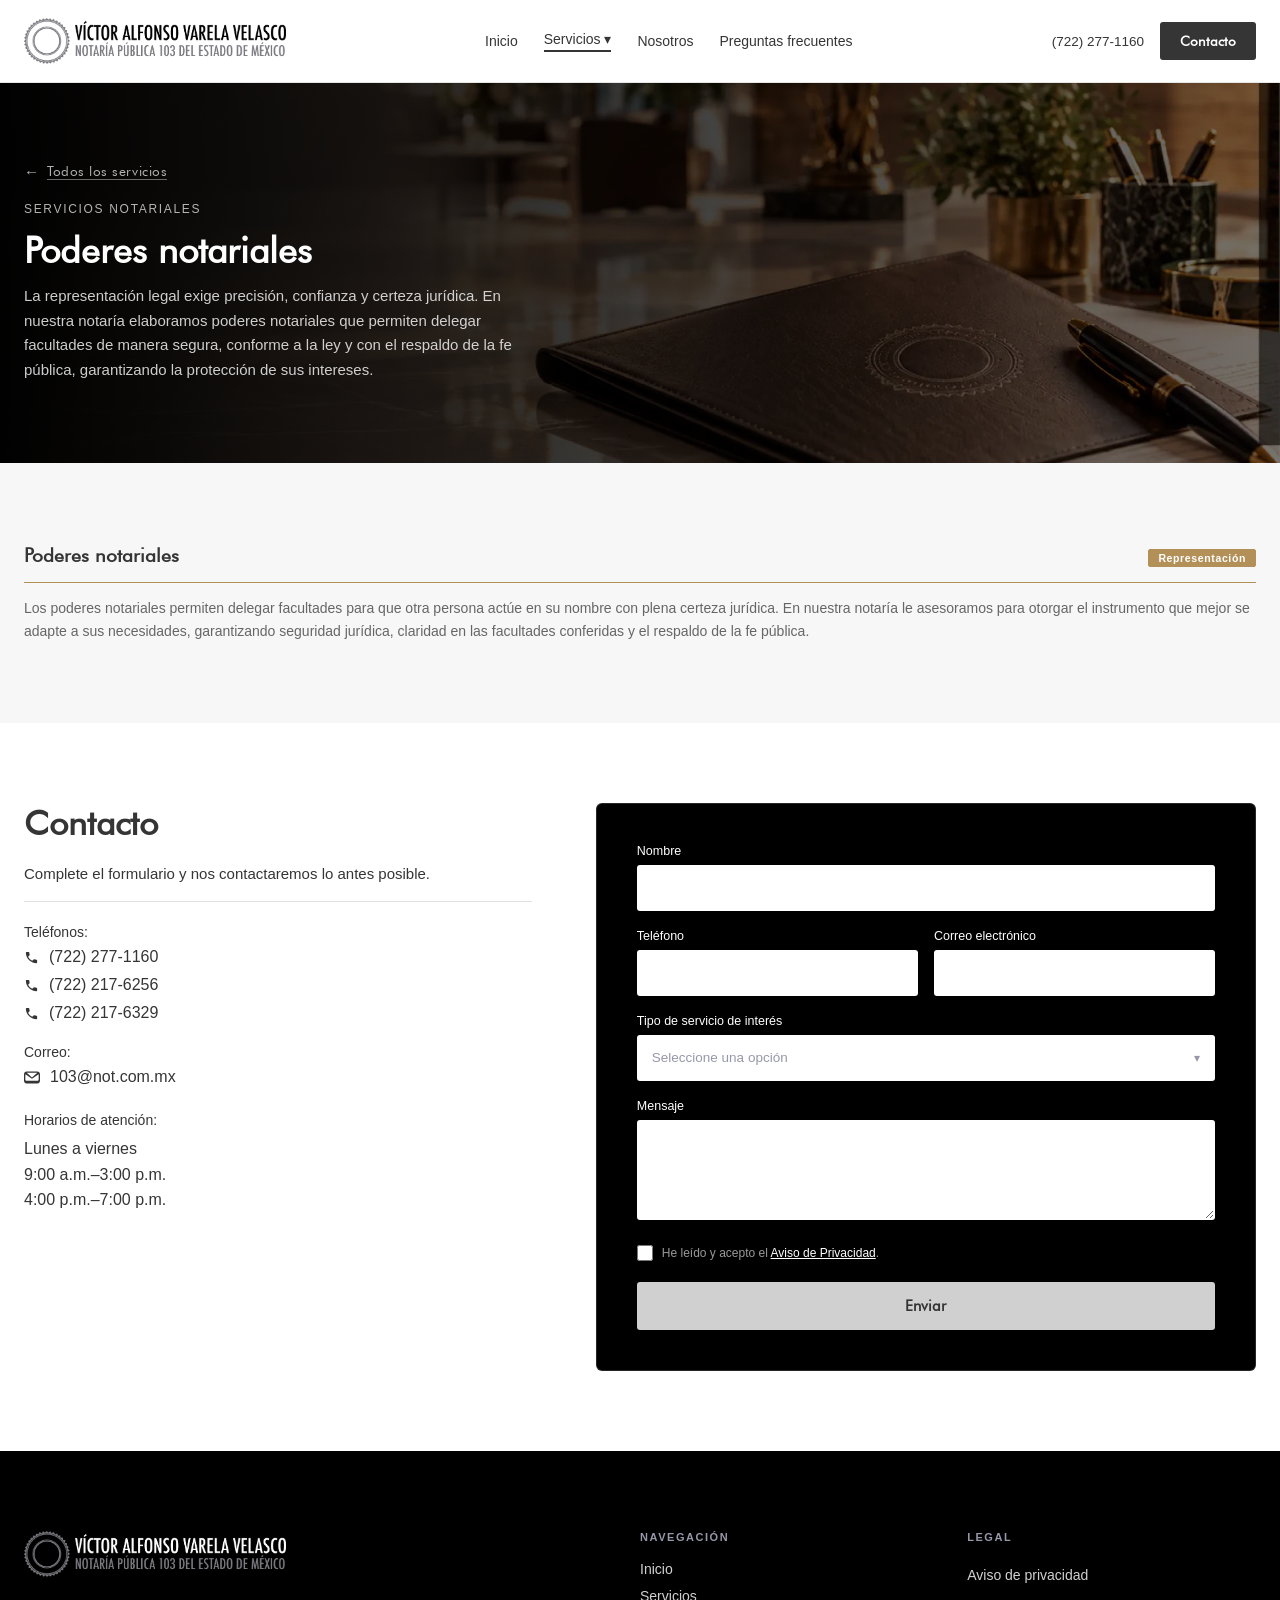
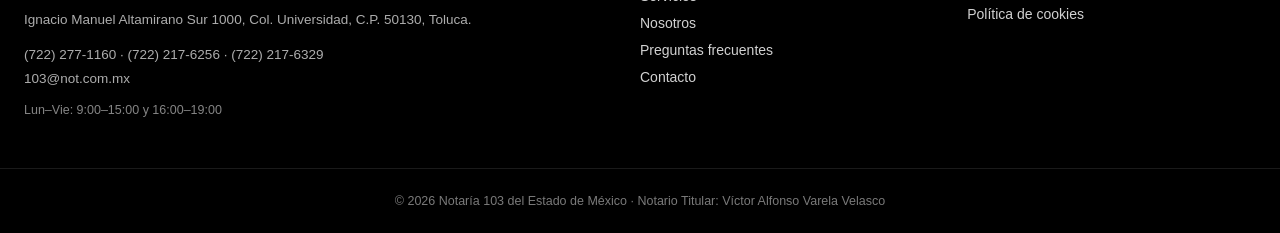
<file: servicios-representacion.html>
<!DOCTYPE html>
<html lang="es">
<head>
<meta charset="utf-8">
<meta name="viewport" content="width=device-width, initial-scale=1">
<title>Poderes Notariales | Notaría 103 del Estado de México</title>
<meta name="description" content="Elaboración de poderes notariales en la Notaría 103 del Estado de México.">
<link rel="canonical" href="https://www.not103.com.mx/servicios-representacion.html">
<meta name="robots" content="index, follow">
<meta property="og:type" content="website">
<meta property="og:site_name" content="Notaría 103 del Estado de México">
<meta property="og:title" content="Poderes Notariales | Notaría 103 del Estado de México">
<meta property="og:description" content="Elaboración de poderes notariales en la Notaría 103 del Estado de México.">
<meta property="og:locale" content="es_MX">
<meta name="twitter:card" content="summary_large_image">
<meta name="twitter:title" content="Poderes Notariales | Notaría 103 del Estado de México">
<meta name="twitter:description" content="Elaboración de poderes notariales en la Notaría 103 del Estado de México.">
<link rel="stylesheet" href="assets/css/styles.css">

</head>
<body>

    <nav class="main-nav" style="background:#fff; border-bottom:1px solid rgba(53,53,53,0.12); padding:18px 0; position:sticky; top:0; z-index:100;">
      <div class="container" style="display:flex; align-items:center; justify-content:space-between; gap:20px; flex-wrap:wrap;">
        <a href="index.html" style="display:inline-flex;"><img src="assets/images/logo-notaria.png" alt="Notaría 103 del Estado de México" class="nav-logo" style="height:46px;object-fit:contain"></a>
        <div class="desk-nav-links" style="display:flex; align-items:center; gap:26px; flex-wrap:wrap;">
          <a href="index.html" style="font-size:14px;color:#353535;text-decoration:none;">Inicio</a>
          <div class="nav-dd"><span style="font-size:14px;color:#353535;font-weight:500;border-bottom:2px solid #353535;padding-bottom:3px;text-decoration:none;cursor:pointer;">Servicios ▾</span><div class="nav-dd-menu">
<a href="servicios-bienes-inmuebles.html">Operaciones Inmobiliarias</a>
<a href="servicios-credito-e-hipotecas.html">Crédito Hipotecario</a>
<a href="servicios-empresarial.html">Gobierno corporativo</a>
<a href="servicios-familia.html">Familia y patrimonio</a>
<a href="servicios-representacion.html">Poderes notariales</a>
          </div></div>
          <a href="nosotros.html" style="font-size:14px;color:#353535;text-decoration:none;">Nosotros</a>
          <a href="preguntas-frecuentes.html" style="font-size:14px;color:#353535;text-decoration:none;">Preguntas frecuentes</a>
        </div>
        <div class="desk-actions" style="display:flex; align-items:center; gap:16px;">
          <a href="tel:+527222771160" style="font-size:13.5px;color:#353535;text-decoration:none;font-weight:500;white-space:nowrap;">(722) 277-1160</a>
          <a href="index.html#contacto" style="display:inline-flex;text-decoration:none;"><span style="background:#353535;color:#fff;padding:11px 20px;border-radius:3px;font-family:'Futura Book',sans-serif;font-weight:600;font-size:13.5px;">Contacto</span></a>
        </div>
        <div class="mob-controls" style="display:none; align-items:center; gap:8px;">
          <a href="index.html#contacto" style="background:#353535;color:#fff;padding:0 15px;border-radius:3px;font-family:'Futura Book',sans-serif;font-weight:600;font-size:13px;text-decoration:none;min-height:44px;display:inline-flex;align-items:center;white-space:nowrap;">Contacto</a>
          <button id="mobMenuBtn" aria-label="Abrir menú" style="background:none;border:none;cursor:pointer;min-width:44px;min-height:44px;display:flex;flex-direction:column;gap:5px;align-items:center;justify-content:center;flex-shrink:0;">
            <span style="width:20px;height:2px;background:#353535;display:block;border-radius:1px;"></span>
            <span style="width:20px;height:2px;background:#353535;display:block;border-radius:1px;"></span>
            <span style="width:20px;height:2px;background:#353535;display:block;border-radius:1px;"></span>
          </button>
        </div>
      </div>
    </nav>

    <div id="mobMenu" class="mob-menu" style="position:fixed;inset:0;z-index:9999;flex-direction:column;">
      <div style="background:#353535;padding:12px 18px;display:flex;align-items:center;justify-content:space-between;flex-shrink:0;">
        <img src="assets/images/logo-notaria.png" alt="Notaría 103" style="height:40px;object-fit:contain;filter:brightness(0) invert(1);">
        <div style="display:flex;align-items:center;gap:8px;">
          <a href="index.html#contacto" style="background:#fff;color:#353535;padding:0 15px;border-radius:3px;font-family:'Futura Book',sans-serif;font-weight:600;font-size:13px;text-decoration:none;min-height:44px;display:inline-flex;align-items:center;white-space:nowrap;">Contacto</a>
          <button id="mobMenuClose" aria-label="Cerrar menú" style="background:none;border:none;cursor:pointer;min-width:44px;min-height:44px;display:flex;align-items:center;justify-content:center;flex-shrink:0;">
            <svg width="20" height="20" viewBox="0 0 20 20" fill="none"><line x1="3" y1="3" x2="17" y2="17" stroke="#fff" stroke-width="2" stroke-linecap="round"></line><line x1="17" y1="3" x2="3" y2="17" stroke="#fff" stroke-width="2" stroke-linecap="round"></line></svg>
          </button>
        </div>
      </div>
      <div style="background:#fff;flex:1;overflow-y:auto;display:flex;flex-direction:column;">
        <nav>
          <a href="index.html" style="display:block;padding:16px 22px;font-family:'Roboto',sans-serif;font-size:15px;color:#353535;text-decoration:none;font-weight:500;border-bottom:1px solid rgba(53,53,53,0.1);">Inicio</a>
          <div>
            <button id="mobServBtn" style="width:100%;display:flex;align-items:center;justify-content:space-between;padding:16px 22px;background:none;border:none;border-bottom:1px solid rgba(53,53,53,0.1);cursor:pointer;text-align:left;">
              <span style="font-family:'Roboto',sans-serif;font-size:15px;color:#353535;font-weight:500;">Servicios</span>
              <span id="mobChevron" class="mob-chevron" style="font-size:12px;color:#9797AA;">▾</span>
            </button>
            <div id="mobServPanel" class="mob-serv-panel" style="background:#fff;border-bottom:1px solid rgba(53,53,53,0.1);">
              <a href="servicios-bienes-inmuebles.html" style="display:block;padding:12px 22px 12px 38px;font-size:13.5px;color:#9797AA;text-decoration:none;border-bottom:1px solid rgba(53,53,53,0.1);font-family:'Roboto',sans-serif;">Operaciones Inmobiliarias</a>
              <a href="servicios-credito-e-hipotecas.html" style="display:block;padding:12px 22px 12px 38px;font-size:13.5px;color:#9797AA;text-decoration:none;border-bottom:1px solid rgba(53,53,53,0.1);font-family:'Roboto',sans-serif;">Crédito Hipotecario</a>
              <a href="servicios-empresarial.html" style="display:block;padding:12px 22px 12px 38px;font-size:13.5px;color:#9797AA;text-decoration:none;border-bottom:1px solid rgba(53,53,53,0.1);font-family:'Roboto',sans-serif;">Gobierno corporativo</a>
              <a href="servicios-familia.html" style="display:block;padding:12px 22px 12px 38px;font-size:13.5px;color:#9797AA;text-decoration:none;border-bottom:1px solid rgba(53,53,53,0.1);font-family:'Roboto',sans-serif;">Familia y patrimonio</a>
              <a href="servicios-representacion.html" style="display:block;padding:12px 22px 12px 38px;font-size:13.5px;color:#9797AA;text-decoration:none;border-bottom:1px solid rgba(53,53,53,0.1);font-family:'Roboto',sans-serif;">Poderes notariales</a>
            </div>
          </div>
          <a href="nosotros.html" style="display:block;padding:16px 22px;font-family:'Roboto',sans-serif;font-size:15px;color:#353535;text-decoration:none;border-bottom:1px solid rgba(53,53,53,0.1);">Nosotros</a>
          <a href="preguntas-frecuentes.html" style="display:block;padding:16px 22px;font-family:'Roboto',sans-serif;font-size:15px;color:#353535;text-decoration:none;border-bottom:1px solid rgba(53,53,53,0.1);">Preguntas frecuentes</a>
        </nav>
        <div style="padding:18px 22px;border-top:1px solid rgba(53,53,53,0.15);margin-top:auto;">
          <p style="font-family:'Roboto',sans-serif;font-size:12px;color:#9797AA;margin:0;">(722) 277-1160 · 103@not.com.mx</p>
        </div>
      </div>
    </div>
    <div style="background:url('assets/images/hero-poderes-notariales.webp') center/cover no-repeat; position:relative; display:grid; align-items:center; min-height:380px;">
      <div style="position:absolute;inset:0;background:linear-gradient(to right, rgba(0,0,0,0.98), rgba(0,0,0,0));"></div>
      <div style="width:100%;">
      <div class="container" style="position:relative;z-index:1;padding-top:56px;padding-bottom:56px;">
      <a href="index.html#servicios" style="display:inline-flex;align-items:center;gap:8px;margin-bottom:22px;text-decoration:none;white-space:nowrap;">
        <span style="font-size:15px;color:rgba(255,255,255,0.7);">←</span>
        <span style="font-family:'Futura Book',sans-serif;font-weight:500;font-size:13.5px;color:rgba(255,255,255,0.7);letter-spacing:0.04em;border-bottom:1px solid rgba(255,255,255,0.4);white-space:nowrap;">Todos los servicios</span>
      </a>
      <div style="max-width:760px;">
        <div style="font-family:'Roboto',sans-serif;font-weight:500;font-size:12px;letter-spacing:0.14em;text-transform:uppercase;color:rgba(255,255,255,0.7);margin-bottom:14px;">Servicios notariales</div>
        <h1 style="font-family:'Futura Book',sans-serif;font-weight:700;font-size:clamp(22px,3.5vw,36px);color:#fff;margin:0 0 14px;line-height:1.1;">Poderes notariales</h1>
        <p style="font-size: 15px; line-height: 1.65; color: rgba(255,255,255,0.8); margin: 0; max-width: 523px;">La representación legal exige precisión, confianza y certeza jurídica. En nuestra notaría elaboramos poderes notariales que permiten delegar facultades de manera segura, conforme a la ley y con el respaldo de la fe pública, garantizando la protección de sus intereses.</p>
      </div>
      </div>
      </div>
    </div>

    <div class="sec-pad" style="background:rgba(53,53,53,0.04);">
      <div class="container container" style="display:grid;grid-template-columns:1fr;gap:66px 0;justify-content:center;">

        <div style="display:flex;flex-direction:column;gap:14px;">
          <div style="display:flex;align-items:baseline;justify-content:space-between;gap:16px;">
            <h3 style="font-family:'Futura Book',sans-serif;font-weight:600;font-size:19px;color:#353535;margin:0;line-height:1.3;">Poderes notariales</h3>
            <span style="border:1px solid #B49059;background:#B49059;border-radius:2px;padding:2px 9px;font-size:10.5px;color:#fff;font-weight:600;letter-spacing:0.06em;font-family:'Roboto',sans-serif;white-space:nowrap;">Representación</span>
          </div>
          <div style="border-bottom:1px solid #B49059;"></div>
          <p style="font-size:14px;line-height:1.65;color:rgba(53,53,53,0.75);margin:0;">Los poderes notariales permiten delegar facultades para que otra persona actúe en su nombre con plena certeza jurídica. En nuestra notaría le asesoramos para otorgar el instrumento que mejor se adapte a sus necesidades, garantizando seguridad jurídica, claridad en las facultades conferidas y el respaldo de la fe pública.</p>
        </div>
      </div>
    </div>

    
    <div id="contacto" class="sec-pad" style="background:#fff;">
      <div class="contact-2col container" style="display:grid; grid-template-columns:1fr 1.3fr; gap:clamp(32px,5vw,64px); align-items:start;">
        <div>
          <h3 style="font-family:'Futura Book',sans-serif;font-weight:900;font-size:clamp(24px,3.5vw,34px);color:#353535;margin:0 0 18px;line-height:1.18;">Contacto</h3>
          <p style="font-size:15px;line-height:1.75;color:#353535;margin:0 0 14px;">Complete el formulario y nos contactaremos lo antes posible.</p>
          <div class="contact-info-block" style="border-top:1px solid rgba(53,53,53,0.15);padding-top:22px;">
            <p style="font-size:14px;font-weight:500;color:#353535;margin:0 0 8px;">Teléfonos:</p>
            <a href="tel:+527222771160" style="display:flex;align-items:center;gap:10px;color:#353535;text-decoration:none;font-size:16px;margin-bottom:10px;"><svg width="15" height="15" viewBox="0 0 24 24" fill="#353535" style="flex-shrink:0;"><path d="M6.62 10.79c1.44 2.83 3.76 5.14 6.59 6.59l2.2-2.2c.27-.27.67-.36 1.02-.24 1.12.37 2.33.57 3.57.57.55 0 1 .45 1 1V20c0 .55-.45 1-1 1-9.39 0-17-7.61-17-17 0-.55.45-1 1-1h3.5c.55 0 1 .45 1 1 0 1.25.2 2.45.57 3.57.11.35.03.74-.25 1.02l-2.2 2.2z"></path></svg> (722) 277-1160</a>
            <a href="tel:+527222176256" style="display:flex;align-items:center;gap:10px;color:#353535;text-decoration:none;font-size:16px;margin-bottom:10px;"><svg width="15" height="15" viewBox="0 0 24 24" fill="#353535" style="flex-shrink:0;"><path d="M6.62 10.79c1.44 2.83 3.76 5.14 6.59 6.59l2.2-2.2c.27-.27.67-.36 1.02-.24 1.12.37 2.33.57 3.57.57.55 0 1 .45 1 1V20c0 .55-.45 1-1 1-9.39 0-17-7.61-17-17 0-.55.45-1 1-1h3.5c.55 0 1 .45 1 1 0 1.25.2 2.45.57 3.57.11.35.03.74-.25 1.02l-2.2 2.2z"></path></svg> (722) 217-6256</a>
            <a href="tel:+527222176329" style="display:flex;align-items:center;gap:10px;color:#353535;text-decoration:none;font-size:16px;margin-bottom:10px;"><svg width="15" height="15" viewBox="0 0 24 24" fill="#353535" style="flex-shrink:0;"><path d="M6.62 10.79c1.44 2.83 3.76 5.14 6.59 6.59l2.2-2.2c.27-.27.67-.36 1.02-.24 1.12.37 2.33.57 3.57.57.55 0 1 .45 1 1V20c0 .55-.45 1-1 1-9.39 0-17-7.61-17-17 0-.55.45-1 1-1h3.5c.55 0 1 .45 1 1 0 1.25.2 2.45.57 3.57.11.35.03.74-.25 1.02l-2.2 2.2z"></path></svg> (722) 217-6329</a>
            <p style="font-size:14px;font-weight:500;color:#353535;margin:22px 0 8px;">Correo:</p>
            <a href="mailto:103@not.com.mx" style="display:flex;align-items:center;gap:10px;color:#353535;text-decoration:none;font-size:16px;margin-bottom:26px;"><svg width="16" height="13" viewBox="0 0 24 18" fill="#353535" style="flex-shrink:0;"><path d="M20 0H4C1.8 0 0 1.8 0 4v10c0 2.2 1.8 4 4 4h16c2.2 0 4-1.8 4-4V4c0-2.2-1.8-4-4-4zm0 2L12 9 4 2h16zm0 12H4c-1.1 0-2-.9-2-2V4l10 7 10-7v8c0 1.1-.9 2-2 2z"></path></svg> 103@not.com.mx</a>
            <div style="margin-top:8px;">
              <p style="font-size:14px;font-weight:500;color:#353535;margin:0 0 8px;">Horarios de atención:</p>
              <p style="font-size:16px;color:#353535;line-height:1.6;margin:0;">Lunes a viernes<br>9:00 a.m.–3:00 p.m.<br>4:00 p.m.–7:00 p.m.</p>
            </div>
          </div>
        </div>
        <form class="contact-form" action="#" method="post" style="background:#000; border:1px solid rgba(255,255,255,0.15); border-radius:6px; padding:clamp(28px,4vw,40px);">
          <div style="margin-bottom:18px;">
            <label for="f-name" style="display:block;font-size:12.5px;font-weight:500;color:#fff;margin-bottom:7px;">Nombre</label>
            <input id="f-name" name="nombre" type="text" required style="width:100%;height:46px;background:#fff;border:1px solid rgba(255,255,255,0.2);border-radius:3px;padding:0 12px;font-size:14px;font-family:'Roboto',sans-serif;box-sizing:border-box;">
          </div>
          <div class="form-phone-email" style="display:grid; grid-template-columns:1fr 1fr; gap:16px; margin-bottom:18px;">
            <div>
              <label for="f-phone" style="display:block;font-size:12.5px;font-weight:500;color:#fff;margin-bottom:7px;">Teléfono</label>
              <input id="f-phone" name="telefono" type="tel" style="width:100%;height:46px;background:#fff;border:1px solid rgba(255,255,255,0.2);border-radius:3px;padding:0 12px;font-size:14px;font-family:'Roboto',sans-serif;box-sizing:border-box;">
            </div>
            <div>
              <label for="f-email" style="display:block;font-size:12.5px;font-weight:500;color:#fff;margin-bottom:7px;">Correo electrónico</label>
              <input id="f-email" name="correo" type="email" required style="width:100%;height:46px;background:#fff;border:1px solid rgba(255,255,255,0.2);border-radius:3px;padding:0 12px;font-size:14px;font-family:'Roboto',sans-serif;box-sizing:border-box;">
            </div>
          </div>
          <div style="margin-bottom:18px;">
            <label style="display:block;font-size:12.5px;font-weight:500;color:#fff;margin-bottom:7px;">Tipo de servicio de interés</label>
            <div class="service-dd" style="position:relative;">
              <div class="service-dd-trigger" style="height:46px;background:#fff;border:1px solid rgba(255,255,255,0.2);border-radius:3px;display:flex;align-items:center;justify-content:space-between;padding:0 14px;font-size:13.5px;cursor:pointer;">
                <span class="service-dd-label" style="color:#9797AA;">Seleccione una opción</span>
                <span class="service-dd-chevron" style="font-size:12px;color:#9797AA;">▾</span>
              </div>
              <input type="hidden" name="servicio" class="service-dd-value">
              <div class="service-dd-panel" style="position:absolute;top:calc(100% + 4px);left:0;right:0;background:#fff;border:1px solid rgba(53,53,53,0.2);border-radius:4px;box-shadow:0 8px 24px rgba(0,0,0,0.14);z-index:50;max-height:300px;overflow-y:auto;padding:6px 0;"></div>
            </div>
          </div>
          <div style="margin-bottom:20px;">
            <label for="f-msg" style="display:block;font-size:12.5px;font-weight:500;color:#fff;margin-bottom:7px;">Mensaje</label>
            <textarea id="f-msg" name="mensaje" style="width:100%;height:100px;background:#fff;border:1px solid rgba(255,255,255,0.2);border-radius:3px;padding:10px 12px;font-size:14px;font-family:'Roboto',sans-serif;box-sizing:border-box;resize:vertical;"></textarea>
          </div>
          <label style="display:flex;align-items:flex-start;gap:9px;margin-bottom:20px;font-size:12px;color:rgba(255,255,255,0.6);line-height:1.5;cursor:pointer;">
            <input type="checkbox" required style="width:16px;height:16px;margin:1px 0 0;flex-shrink:0;">
            <span>He leído y acepto el <span style="color:#fff;text-decoration:underline;">Aviso de Privacidad</span>.</span>
          </label>
          <button type="submit" style="background:#d0d0d0;color:#353535;padding:15px;border:none;border-radius:3px;font-family:'Futura Book',sans-serif;font-weight:600;font-size:15px;text-align:center;cursor:pointer;width:100%;">Enviar</button>
        </form>
      </div>
    </div>
    
    <footer class="sec-pad" style="background:#000; padding-bottom:0;">
      <div class="footer-3col container" style="display:grid; grid-template-columns:2fr 1fr 1fr; gap:clamp(24px,3vw,48px); padding-bottom:48px;">
        <div>
          <div class="footer-desk-contact">
            <a href="index.html" style="display:inline-flex;"><img src="assets/images/logo-notaria-blanco.png" alt="Notaría 103" style="height:46px;object-fit:contain;margin-bottom:32px;"></a>
            <p style="margin:0 0 14px;color:rgba(255,255,255,0.68);font-size:13.5px;line-height:1.6;">Ignacio Manuel Altamirano Sur 1000, Col. Universidad, C.P. 50130, Toluca.</p>
            <p style="margin:0 0 4px;color:rgba(255,255,255,0.68);font-size:13.5px;line-height:1.7;">(722) 277-1160 · (722) 217-6256 · (722) 217-6329</p>
            <p style="margin:0 0 14px;color:rgba(255,255,255,0.68);font-size:13.5px;">103@not.com.mx</p>
            <p style="margin:0;color:rgba(255,255,255,0.52);font-size:12.5px;line-height:1.6;">Lun–Vie: 9:00–15:00 y 16:00–19:00</p>
          </div>
          <div class="footer-mob-contact" style="display:none;">
            <a href="index.html" style="display:inline-flex;margin-bottom:24px;"><img src="assets/images/logo-notaria-blanco.png" alt="Notaría 103" style="height:40px;object-fit:contain;"></a>
            <a href="https://maps.google.com/?q=Ignacio+Manuel+Altamirano+Sur+1000,+Toluca,+Mexico" target="_blank" rel="noopener" style="display:flex;align-items:flex-start;justify-content:center;gap:14px;border:1px solid rgba(255,255,255,0.15);border-radius:8px;padding:14px 18px;margin-bottom:28px;text-decoration:none;color:rgba(255,255,255,0.68);"><svg style="flex-shrink:0;margin-top:2px;" width="14" height="18" viewBox="0 0 14 18" fill="#9797AA"><path d="M7 0C3.13 0 0 3.13 0 7c0 5.25 7 11 7 11s7-5.75 7-11c0-3.87-3.13-7-7-7zm0 9.5C5.62 9.5 4.5 8.38 4.5 7S5.62 4.5 7 4.5 9.5 5.62 9.5 7 8.38 9.5 7 9.5z"></path></svg><span style="font-size:13.5px;line-height:1.6;text-align:center;">Ignacio Manuel Altamirano Sur 1000, Col. Universidad, C.P. 50130, Toluca, México.</span></a>
            <div style="display:flex;flex-direction:column;gap:0;margin-bottom:6px;">
              <a href="tel:+527222771160" style="display:flex;align-items:center;justify-content:center;gap:14px;min-height:30px;color:rgba(255,255,255,0.68);text-decoration:none;font-size:15px;"><svg width="16" height="16" viewBox="0 0 24 24" fill="#9797AA"><path d="M6.62 10.79c1.44 2.83 3.76 5.14 6.59 6.59l2.2-2.2c.27-.27.67-.36 1.02-.24 1.12.37 2.33.57 3.57.57.55 0 1 .45 1 1V20c0 .55-.45 1-1 1-9.39 0-17-7.61-17-17 0-.55.45-1 1-1h3.5c.55 0 1 .45 1 1 0 1.25.2 2.45.57 3.57.11.35.03.74-.25 1.02l-2.2 2.2z"></path></svg>(722) 277-1160</a>
              <a href="tel:+527222176256" style="display:flex;align-items:center;justify-content:center;gap:14px;min-height:30px;color:rgba(255,255,255,0.68);text-decoration:none;font-size:15px;"><svg width="16" height="16" viewBox="0 0 24 24" fill="#9797AA"><path d="M6.62 10.79c1.44 2.83 3.76 5.14 6.59 6.59l2.2-2.2c.27-.27.67-.36 1.02-.24 1.12.37 2.33.57 3.57.57.55 0 1 .45 1 1V20c0 .55-.45 1-1 1-9.39 0-17-7.61-17-17 0-.55.45-1 1-1h3.5c.55 0 1 .45 1 1 0 1.25.2 2.45.57 3.57.11.35.03.74-.25 1.02l-2.2 2.2z"></path></svg>(722) 217-6256</a>
              <a href="tel:+527222176329" style="display:flex;align-items:center;justify-content:center;gap:14px;min-height:30px;color:rgba(255,255,255,0.68);text-decoration:none;font-size:15px;"><svg width="16" height="16" viewBox="0 0 24 24" fill="#9797AA"><path d="M6.62 10.79c1.44 2.83 3.76 5.14 6.59 6.59l2.2-2.2c.27-.27.67-.36 1.02-.24 1.12.37 2.33.57 3.57.57.55 0 1 .45 1 1V20c0 .55-.45 1-1 1-9.39 0-17-7.61-17-17 0-.55.45-1 1-1h3.5c.55 0 1 .45 1 1 0 1.25.2 2.45.57 3.57.11.35.03.74-.25 1.02l-2.2 2.2z"></path></svg>(722) 217-6329</a>
            </div>
            <a href="mailto:103@not.com.mx" style="display:flex;align-items:center;justify-content:center;gap:14px;min-height:44px;color:rgba(255,255,255,0.68);text-decoration:none;font-size:14px;margin-bottom:4px;"><svg width="18" height="14" viewBox="0 0 24 18" fill="#9797AA"><path d="M20 0H4C1.8 0 0 1.8 0 4v10c0 2.2 1.8 4 4 4h16c2.2 0 4-1.8 4-4V4c0-2.2-1.8-4-4-4zm0 2L12 9 4 2h16zm0 12H4c-1.1 0-2-.9-2-2V4l10 7 10-7v8c0 1.1-.9 2-2 2z"></path></svg>103@not.com.mx</a>
            <div style="display:flex;align-items:center;justify-content:center;gap:14px;color:rgba(255,255,255,0.52);font-size:13px;min-height:40px;"><svg width="16" height="16" viewBox="0 0 24 24" fill="none" stroke="#9797AA" stroke-width="2" stroke-linecap="round" stroke-linejoin="round"><circle cx="12" cy="12" r="10"></circle><polyline points="12 6 12 12 16 14"></polyline></svg>Lun–Vie: 9:00–15:00 y 16:00–19:00</div>
          </div>
        </div>
        <div class="footer-nav-col">
          <div style="font-family:'Roboto',sans-serif;font-weight:700;font-size:11px;letter-spacing:0.14em;text-transform:uppercase;color:#9797AA;margin-bottom:18px;">Navegación</div>
          <div style="display:flex;flex-direction:column;gap:11px;">
            <a href="index.html" style="color:rgba(255,255,255,0.82);font-size:14px;text-decoration:none;">Inicio</a>
            <a href="index.html#servicios" style="color:rgba(255,255,255,0.82);font-size:14px;text-decoration:none;">Servicios</a>
            <a href="nosotros.html" style="color:rgba(255,255,255,0.82);font-size:14px;text-decoration:none;">Nosotros</a>
            <a href="preguntas-frecuentes.html" style="color:rgba(255,255,255,0.82);font-size:14px;text-decoration:none;">Preguntas frecuentes</a>
            <a href="index.html#contacto" style="color:rgba(255,255,255,0.82);font-size:14px;text-decoration:none;">Contacto</a>
          </div>
        </div>
        <div class="footer-legal-col">
          <div style="font-family:'Roboto',sans-serif;font-weight:700;font-size:11px;letter-spacing:0.14em;text-transform:uppercase;color:#9797AA;margin-bottom:18px;">Legal</div>
          <div class="footer-legal-links" style="display:flex;flex-direction:column;gap:11px;">
            <a href="#" style="color:rgba(255,255,255,0.82);font-size:14px;text-decoration:none;padding:6px 0;">Aviso de privacidad</a>
            <span class="footer-legal-sep" style="display:none;color:rgba(255,255,255,0.28);padding:0 10px;align-self:center;">|</span>
            <a href="#" style="color:rgba(255,255,255,0.82);font-size:14px;text-decoration:none;padding:6px 0;">Política de cookies</a>
          </div>
        </div>
      </div>
      <div class="footer-copyright container" style="border-top:1px solid rgba(255,255,255,0.1); padding-top:22px; padding-bottom:22px; text-align:center;">
        <p style="margin:0;color:rgba(255,255,255,0.48);font-size:12.5px;line-height:1.6;">© 2026 Notaría 103 del Estado de México · Notario Titular: Víctor Alfonso Varela Velasco</p>
      </div>
    </footer>
<script src="assets/js/main.js"></script>
</body>
</html>
</file>
<file: assets/css/styles.css>
* { box-sizing: border-box; }
html, body { margin: 0; }
body { font-family: 'Roboto', sans-serif; color: #353535; background: #fff; min-height: 100vh; }
a { color: #353535; }
a:hover { color: #9797AA; }
img { max-width: 100%; }

@font-face { font-family: 'Futura Book'; src: url('../fonts/futura-book.ttf') format('truetype'); font-weight: 400; font-display: swap; }

.container { max-width: 1280px; margin: 0 auto; padding: 0 24px; }
.sec-pad { padding: 80px 0; }

/* nav services dropdown (desktop hover) */
.nav-dd { position: relative; display: inline-flex; align-items: center; }
.nav-dd-menu {
  position: absolute; top: 100%; left: -12px; min-width: 228px; z-index: 9999;
  background: #fff; border: 1px solid rgba(53,53,53,0.2); border-radius: 4px;
  box-shadow: 0 8px 28px rgba(53,53,53,0.13); padding: 8px 0;
  opacity: 0; pointer-events: none; transform: translateY(-6px);
  transition: opacity .15s ease, transform .15s ease;
}
.nav-dd:hover .nav-dd-menu { opacity: 1; pointer-events: auto; transform: translateY(0); }
.nav-dd-menu a { display: block; padding: 10px 18px; font-size: 13.5px; color: #353535; text-decoration: none; font-family: 'Roboto', sans-serif; white-space: nowrap; transition: background .1s; }
.nav-dd-menu a:hover { background: rgba(53,53,53,0.05); }

/* mobile menu */
.mob-menu { display: none; }
.mob-menu.open { display: flex; }
.mob-serv-panel { display: none; }
.mob-serv-panel.open { display: block; }
.mob-chevron { transition: transform .2s; display: inline-block; }
.mob-chevron.rot { transform: rotate(180deg); }

/* service-interest dropdown (contact forms) */
.service-dd-panel { display: none; }
.service-dd-panel.open { display: block; }
.service-dd-chevron { transition: transform .15s; display: inline-block; }
.service-dd-chevron.rot { transform: rotate(180deg); }
.sd-group { padding: 9px 14px; font-family: 'Roboto', sans-serif; font-weight: 700; font-size: 11px; letter-spacing: 0.06em; text-transform: uppercase; color: #353535; cursor: pointer; background: #fff; }
.sd-item { padding: 9px 14px 9px 24px; font-size: 13.5px; color: #9797AA; cursor: pointer; }
.sd-item:hover, .sd-group:hover { background: rgba(53,53,53,0.05); }

/* gallery */
.gallery-track { display: flex; transition: transform .35s ease; }
.gallery-dot { width: 10px; height: 4px; border-radius: 2px; background: rgba(53,53,53,0.25); cursor: pointer; transition: width .2s; display: inline-block; }
.gallery-dot.active { width: 24px; background: #353535; }

/* faq */
.faq-icon { color: #9797AA; }
.faq-icon.active-q { color: #353535; }
.faq-q-text { font-weight: 500; }
.faq-q-text.active-q-text { font-weight: 600; }
.faq-answer { display: none; }
.faq-answer.open { display: block; }

@media (max-width: 767px) {
  .desk-nav-links, .desk-actions { display: none !important; }
  .mob-controls { display: flex !important; }
  .contact-info-block { display: none !important; }
  .nav-logo { height: 40px !important; }
  .main-nav { padding: 12px 0 !important; }
  .container { padding: 0 16px; }
  .sec-pad { padding: 48px 0; }
  .nap-grid { grid-template-columns: 1fr !important; }
  .nap-cell { border-right: none !important; border-bottom: 1px solid #B49059 !important; }
  .nap-cell-last { border-bottom: none !important; }
  .contact-2col, .contact-grid, .form-phone-email { grid-template-columns: 1fr !important; }
  .footer-3col { grid-template-columns: 1fr !important; padding-bottom: 20px !important; }
  .hero-p { width: auto !important; height: auto !important; }
  .hero-section { background-position: left center !important; }
  .footer-nav-col, .footer-desk-contact { display: none !important; }
  .footer-mob-contact { display: block !important; text-align: center; }
  .footer-mob-contact a, .footer-mob-contact > div { justify-content: center !important; }
  .footer-legal-col { border-top: 1px solid rgba(151,151,170,0.25); padding-top: 20px; text-align: center; }
  .footer-legal-links { flex-direction: row !important; align-items: center !important; gap: 0 !important; flex-wrap: wrap !important; justify-content: center !important; }
  .footer-legal-sep { display: inline-flex !important; }
  .footer-copyright { padding: 12px 0 !important; }
  .op-services-grid { grid-template-columns: 1fr !important; }
  .cat-services-grid { grid-template-columns: 1fr !important; }
  .nap-cell svg { display: none !important; }
  .services-mobile-cards img { display: none !important; }
  .services-grid-desktop { display: none !important; }
  .services-mobile-cards { display: grid !important; }
  .faq-2col { grid-template-columns: 1fr !important; }
  .about-grid, .pillars-grid { grid-template-columns: 1fr !important; }
}
@media (min-width: 768px) and (max-width: 1024px) {
  .container { padding: 0 20px; }
  .desk-nav-links { gap: 18px; }
  .desk-nav-links a { font-size: 13px; }
  .services-grid, .about-grid, .pillars-grid, .op-services-grid { grid-template-columns: repeat(2,1fr) !important; }
}
.services-grid-desktop { display: none; }
.services-mobile-cards { display: grid; }
@media (min-width: 768px) {
  .services-mobile-cards { display: none !important; }
  .services-grid-desktop { display: grid !important; }
}
</file>
